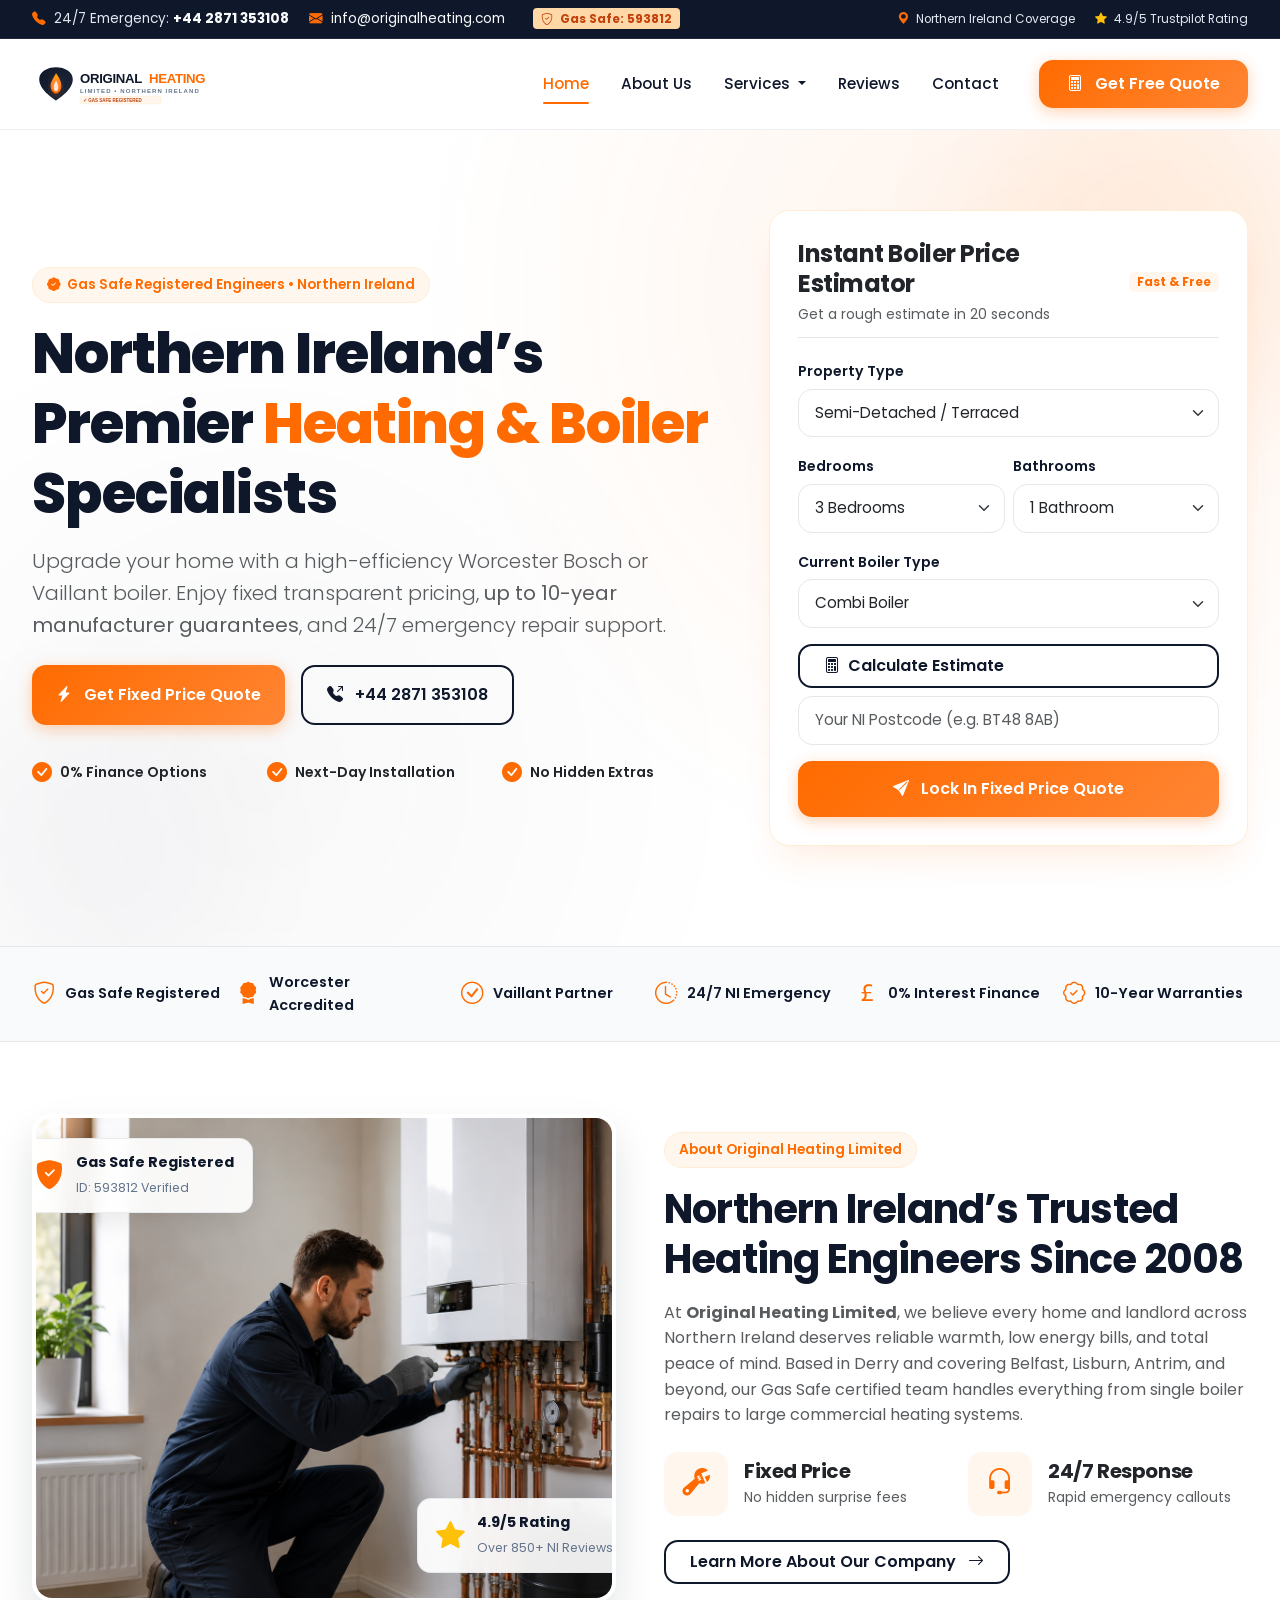
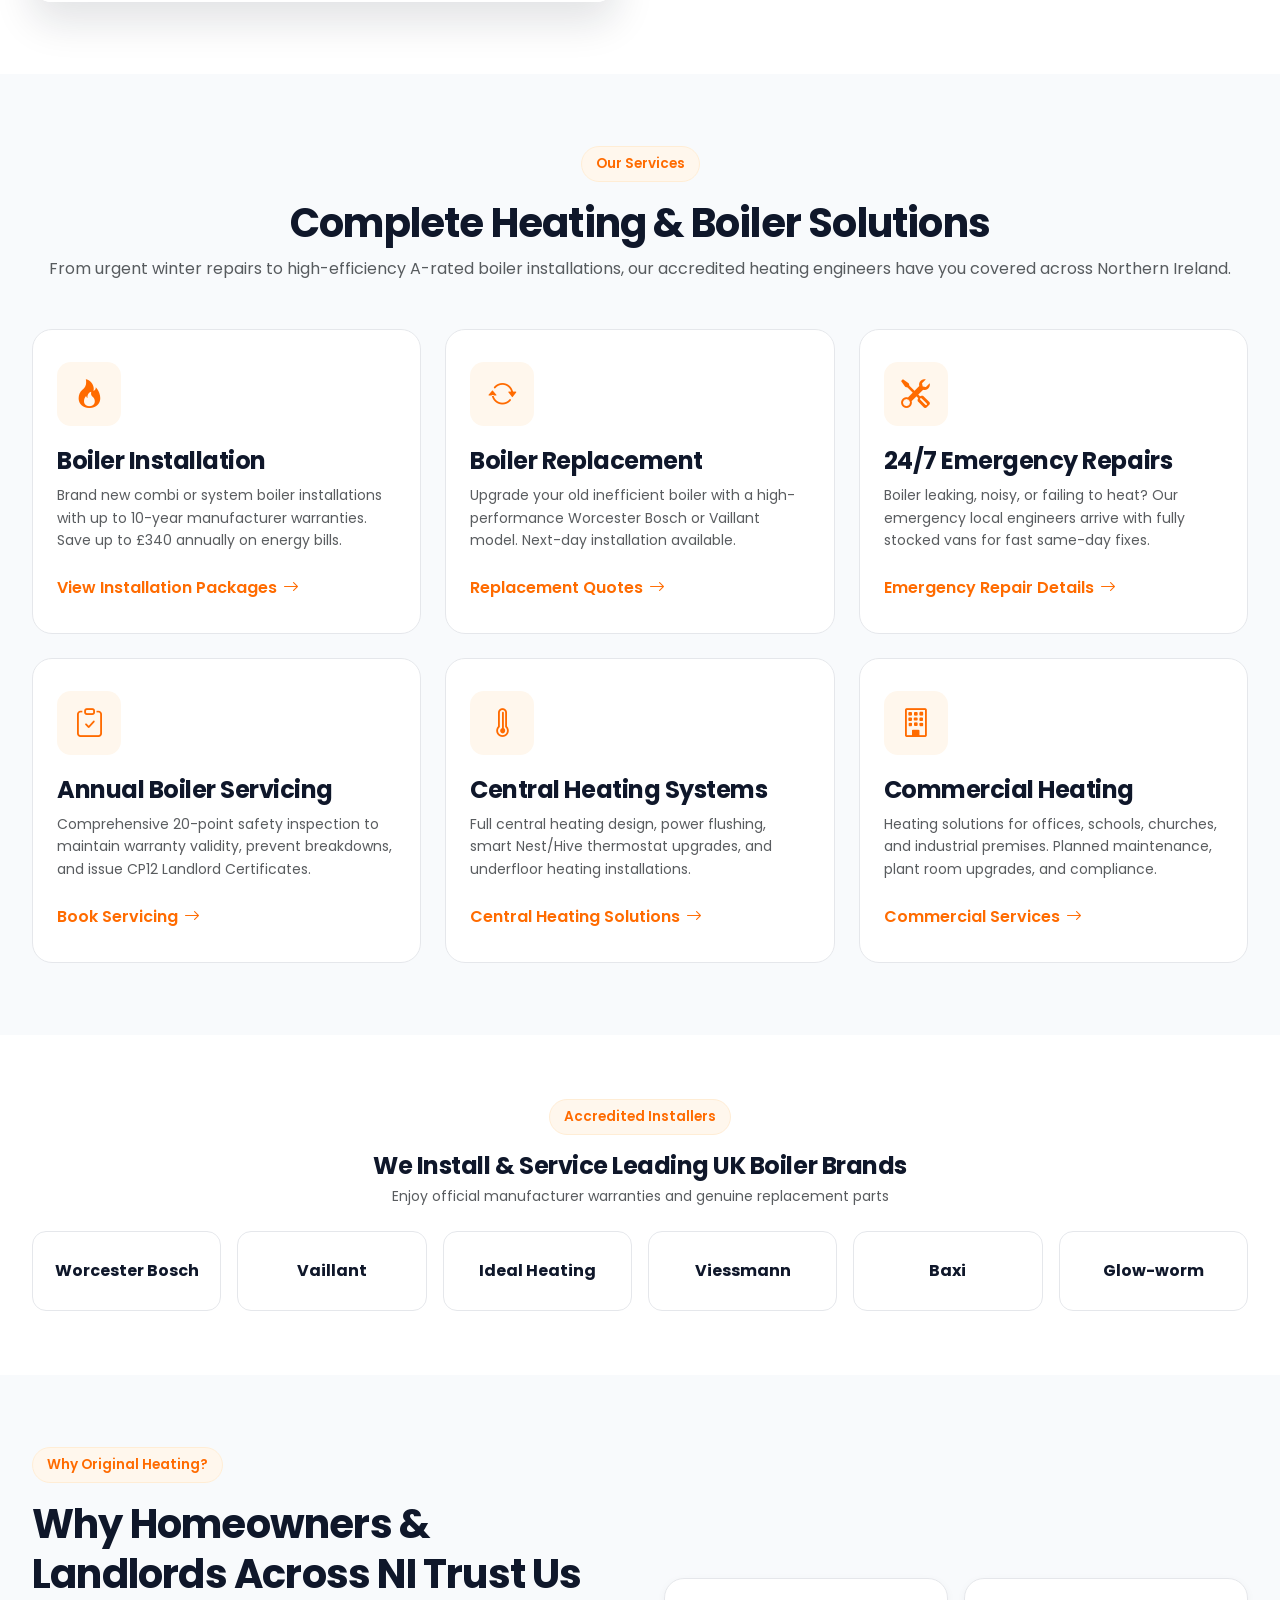
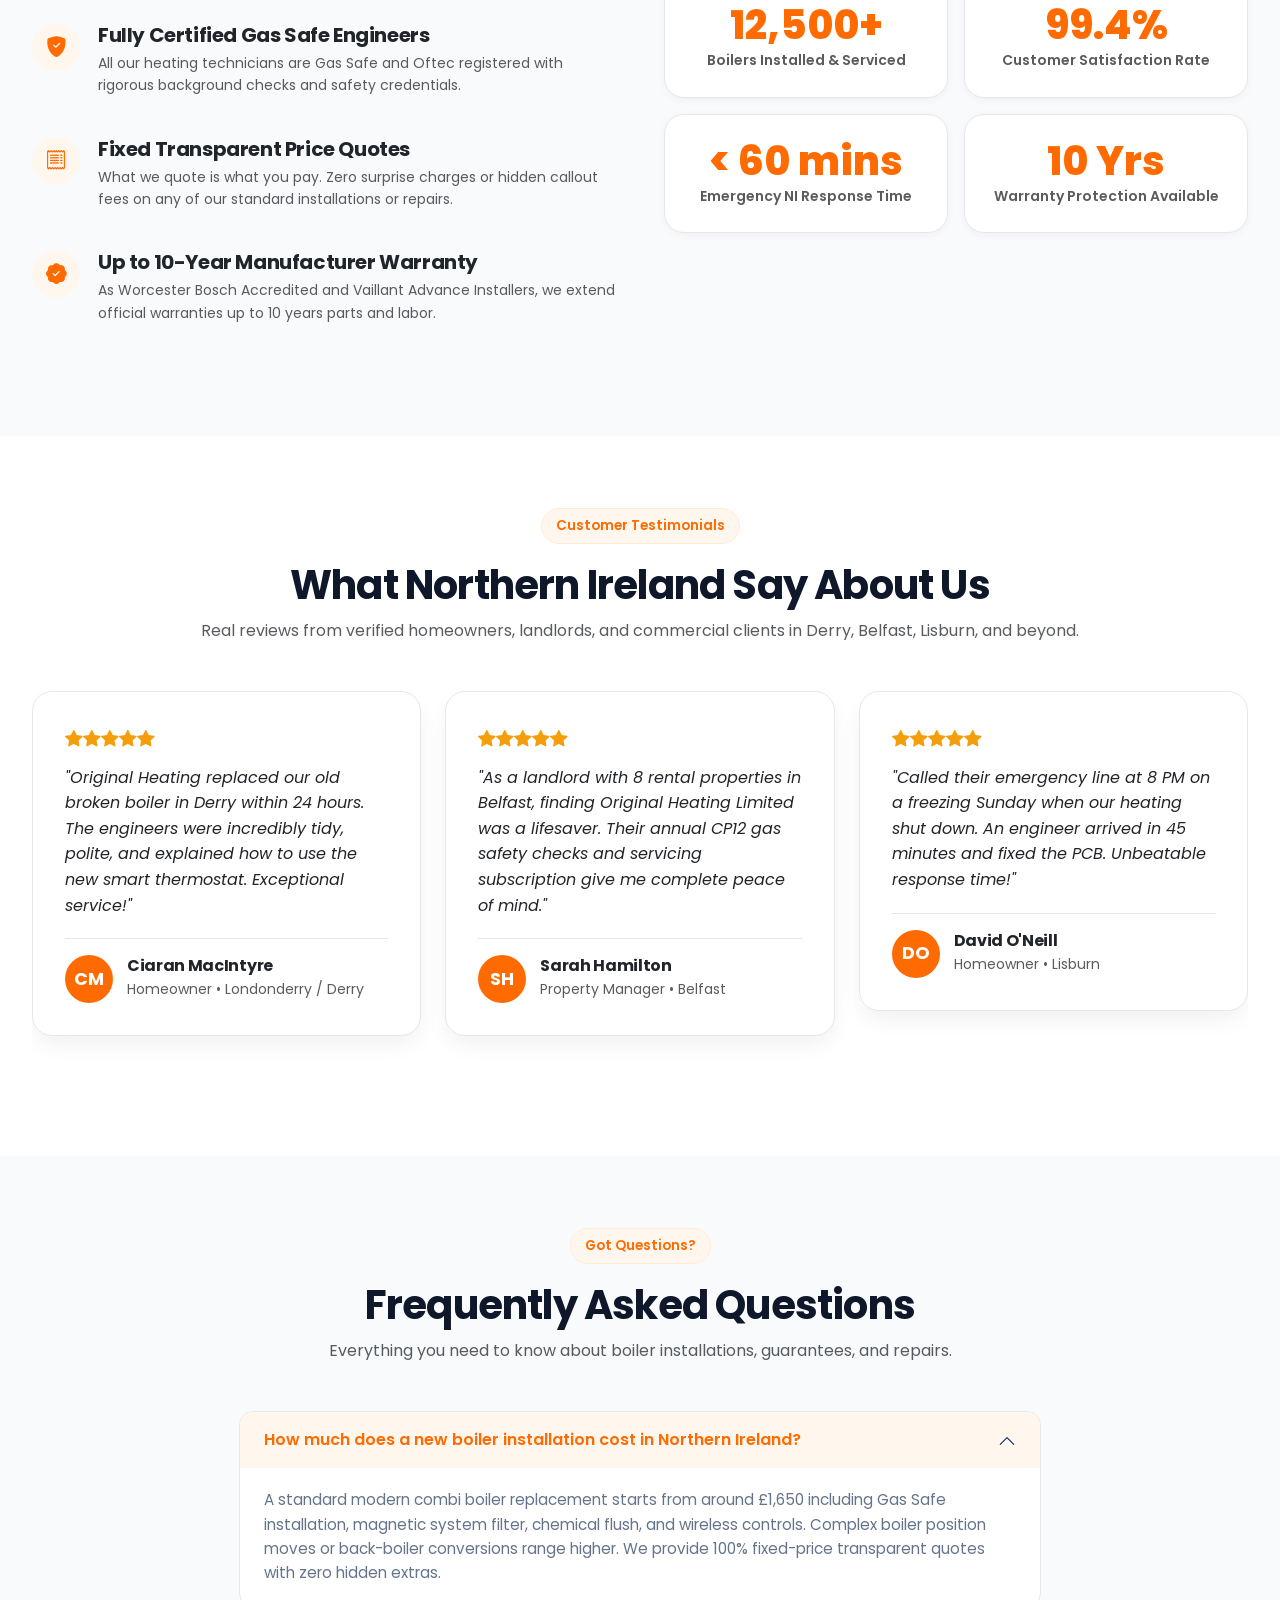
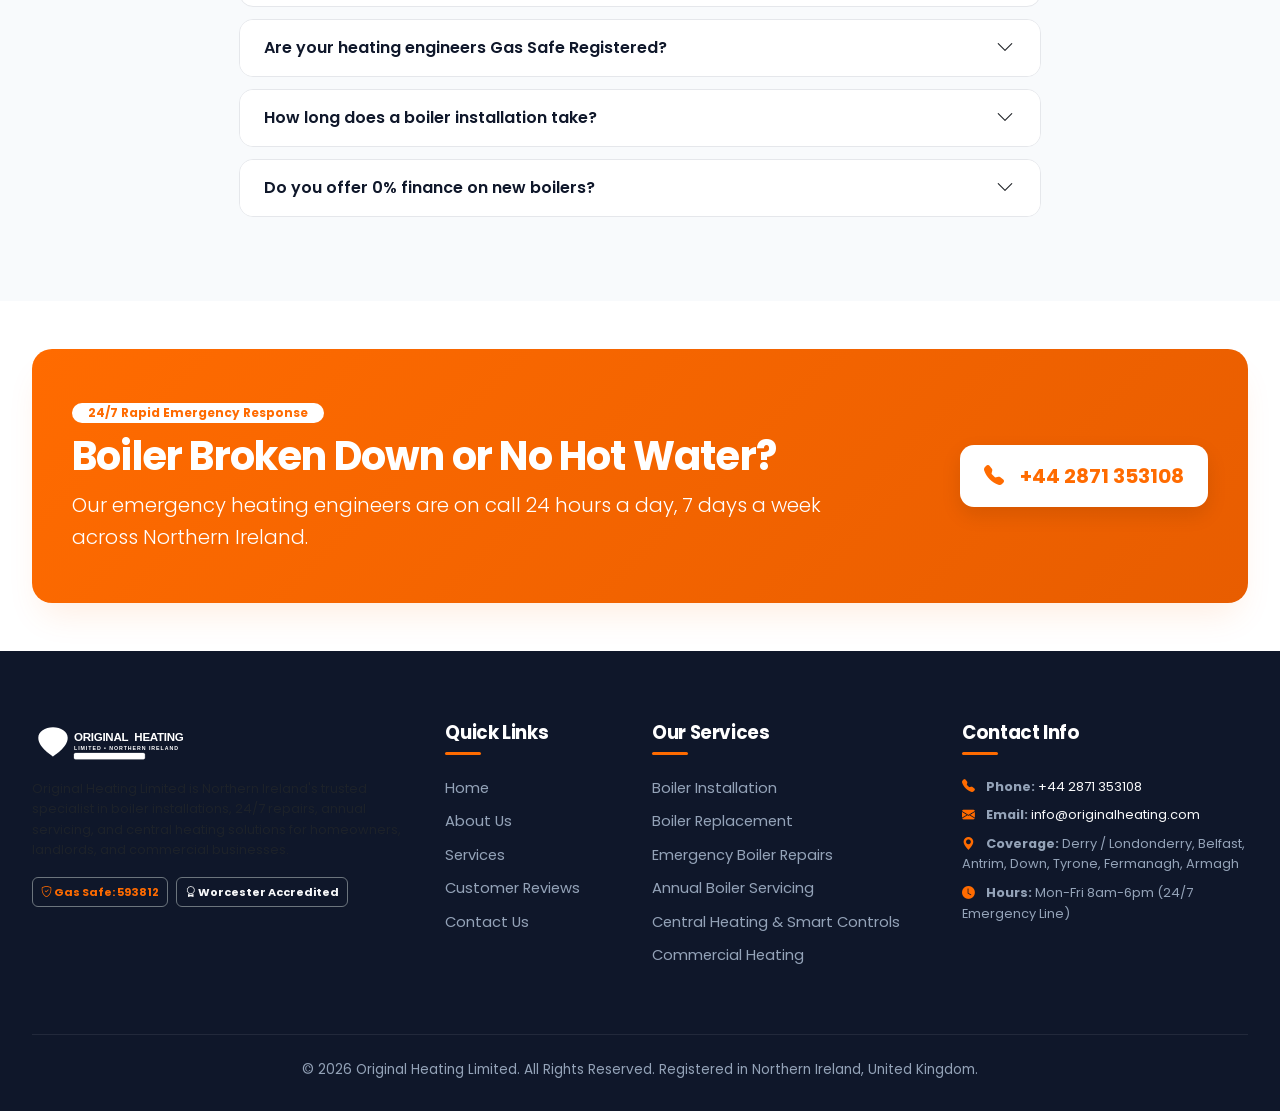
<file: index.html>
<!DOCTYPE html>
<html lang="en-GB">
<head>
  <meta charset="UTF-8">
  <meta name="viewport" content="width=device-width, initial-scale=1.0">
  <title>Original Heating Limited | Northern Ireland Heating & Boiler Specialists</title>
  <meta name="description" content="Gas Safe Registered boiler installation, repair, and servicing across Northern Ireland. Get fixed price boiler quotes with up to 10-year warranties. Call +44 2871 353108.">

  <!-- Google Fonts: Poppins -->
  <link rel="preconnect" href="https://fonts.googleapis.com">
  <link rel="preconnect" href="https://fonts.gstatic.com" crossorigin>
  <link href="https://fonts.googleapis.com/css2?family=Poppins:ital,wght@0,400;0,500;0,600;0,700;0,800;1,400&display=swap" rel="stylesheet">

  <!-- Bootstrap 5 CSS -->
  <link href="https://cdn.jsdelivr.net/npm/bootstrap@5.3.3/dist/css/bootstrap.min.css" rel="stylesheet">
  <!-- Bootstrap Icons -->
  <link rel="stylesheet" href="https://cdn.jsdelivr.net/npm/bootstrap-icons@1.11.3/font/bootstrap-icons.min.css">
  <!-- AOS Animation CSS -->
  <link rel="stylesheet" href="https://unpkg.com/aos@next/dist/aos.css" />
  <!-- Swiper.js CSS -->
  <link rel="stylesheet" href="https://cdn.jsdelivr.net/npm/swiper@11/swiper-bundle.min.css" />

  <!-- Custom Stylesheets -->
  <link rel="stylesheet" href="css/style.css">
  <link rel="stylesheet" href="css/responsive.css">
</head>
<body>

  <!-- Top Announcement Bar -->
  <div class="top-bar">
    <div class="container">
      <div class="row align-items-center">
        <div class="col-lg-7 col-md-8 text-center text-md-start">
          <span class="me-3"><i class="bi bi-telephone-fill text-orange me-1"></i> 24/7 Emergency: <a href="tel:+442871353108" class="fw-bold">+44 2871 353108</a></span>
          <span class="d-none d-sm-inline me-3"><i class="bi bi-envelope-fill text-orange me-1"></i> <a href="mailto:info@originalheating.com">info@originalheating.com</a></span>
          <span class="top-badge-gas-safe"><i class="bi bi-shield-check me-1"></i> Gas Safe: 593812</span>
        </div>
        <div class="col-lg-5 col-md-4 text-center text-md-end d-none d-md-block">
          <span class="small me-3"><i class="bi bi-geo-alt-fill text-orange me-1"></i> Northern Ireland Coverage</span>
          <span class="small"><i class="bi bi-star-fill text-warning me-1"></i> 4.9/5 Trustpilot Rating</span>
        </div>
      </div>
    </div>
  </div>

  <!-- Sticky Navbar -->
  <nav class="navbar navbar-expand-lg navbar-custom">
    <div class="container">
      <a class="navbar-brand" href="index.html">
        <img src="images/logo/logo.svg" alt="Original Heating Limited Logo">
      </a>
      <button class="navbar-toggler border-0 shadow-none" type="button" data-bs-toggle="collapse" data-bs-target="#navbarMain" aria-controls="navbarMain" aria-expanded="false" aria-label="Toggle navigation">
        <i class="bi bi-list fs-1 text-dark"></i>
      </button>

      <div class="collapse navbar-collapse" id="navbarMain">
        <ul class="navbar-nav ms-auto me-4 mb-2 mb-lg-0 align-items-lg-center">
          <li class="nav-item">
            <a class="nav-link active" href="index.html">Home</a>
          </li>
          <li class="nav-item">
            <a class="nav-link" href="about.html">About Us</a>
          </li>
          <li class="nav-item dropdown">
            <a class="nav-link dropdown-toggle" href="services.html" id="servicesDropdown" role="button" data-bs-toggle="dropdown" aria-expanded="false">
              Services
            </a>
            <ul class="dropdown-menu dropdown-menu-custom" aria-labelledby="servicesDropdown">
              <li><a class="dropdown-item dropdown-item-custom" href="services.html#boiler-installation"><i class="bi bi-fire"></i> Boiler Installation</a></li>
              <li><a class="dropdown-item dropdown-item-custom" href="services.html#boiler-replacement"><i class="bi bi-arrow-repeat"></i> Boiler Replacement</a></li>
              <li><a class="dropdown-item dropdown-item-custom" href="services.html#boiler-repairs"><i class="bi bi-tools"></i> 24/7 Boiler Repairs</a></li>
              <li><a class="dropdown-item dropdown-item-custom" href="services.html#boiler-servicing"><i class="bi bi-clipboard-check"></i> Annual Boiler Servicing</a></li>
              <li><a class="dropdown-item dropdown-item-custom" href="services.html#central-heating"><i class="bi bi-thermometer-high"></i> Central Heating Systems</a></li>
              <li><a class="dropdown-item dropdown-item-custom" href="services.html#radiator-installation"><i class="bi bi-grid-3x3-gap-fill"></i> Radiators & Commercial</a></li>
            </ul>
          </li>
          <li class="nav-item">
            <a class="nav-link" href="reviews.html">Reviews</a>
          </li>
          <li class="nav-item">
            <a class="nav-link" href="contact.html">Contact</a>
          </li>
        </ul>
        <button class="btn btn-primary-orange" data-bs-toggle="modal" data-bs-target="#quoteModal">
          <i class="bi bi-calculator me-1"></i> Get Free Quote
        </button>
      </div>
    </div>
  </nav>

  <!-- Hero Section -->
  <section class="hero-section">
    <div class="ambient-blob blob-orange"></div>
    <div class="ambient-blob blob-navy"></div>

    <div class="container hero-content">
      <div class="row align-items-center g-5">
        <div class="col-lg-7">
          <div class="hero-badge-gsap">
            <span class="badge-tag"><i class="bi bi-patch-check-fill text-orange"></i> Gas Safe Registered Engineers • Northern Ireland</span>
          </div>

          <h1 class="hero-title-gsap mb-3">
            Northern Ireland’s Premier <span class="text-orange">Heating & Boiler</span> Specialists
          </h1>

          <p class="hero-subtitle-gsap lead text-muted mb-4 fs-5">
            Upgrade your home with a high-efficiency Worcester Bosch or Vaillant boiler. Enjoy fixed transparent pricing, <strong>up to 10-year manufacturer guarantees</strong>, and 24/7 emergency repair support.
          </p>

          <div class="hero-cta-gsap d-flex flex-wrap gap-3 mb-4">
            <button class="btn btn-primary-orange py-3 px-4 fs-6" data-bs-toggle="modal" data-bs-target="#quoteModal">
              <i class="bi bi-lightning-charge-fill me-1"></i> Get Fixed Price Quote
            </button>
            <a href="tel:+442871353108" class="btn btn-outline-navy py-3 px-4 fs-6">
              <i class="bi bi-telephone-outbound-fill me-1"></i> +44 2871 353108
            </a>
          </div>

          <!-- Quick Trust Bullets -->
          <div class="row g-3 pt-2">
            <div class="col-sm-4 col-6">
              <div class="d-flex align-items-center gap-2">
                <i class="bi bi-check-circle-fill text-orange fs-5"></i>
                <span class="small fw-semibold text-dark">0% Finance Options</span>
              </div>
            </div>
            <div class="col-sm-4 col-6">
              <div class="d-flex align-items-center gap-2">
                <i class="bi bi-check-circle-fill text-orange fs-5"></i>
                <span class="small fw-semibold text-dark">Next-Day Installation</span>
              </div>
            </div>
            <div class="col-sm-4 col-12">
              <div class="d-flex align-items-center gap-2">
                <i class="bi bi-check-circle-fill text-orange fs-5"></i>
                <span class="small fw-semibold text-dark">No Hidden Extras</span>
              </div>
            </div>
          </div>
        </div>

        <!-- Quick Quote Widget Card -->
        <div class="col-lg-5">
          <div class="hero-image-wrapper">
            <div class="quote-widget-card" data-aos="fade-up">
              <div class="quote-widget-header d-flex justify-content-between align-items-center">
                <div>
                  <h4 class="mb-1 text-dark fw-bold">Instant Boiler Price Estimator</h4>
                  <p class="small text-muted mb-0">Get a rough estimate in 20 seconds</p>
                </div>
                <span class="badge bg-orange-light text-orange px-2 py-1 rounded">Fast & Free</span>
              </div>

              <form id="quickQuoteForm">
                <div class="mb-3">
                  <label class="form-label">Property Type</label>
                  <select class="form-select form-select-custom" id="calcPropType" name="propertyType">
                    <option value="semi">Semi-Detached / Terraced</option>
                    <option value="detached">Detached House</option>
                    <option value="flat">Apartment / Flat</option>
                    <option value="commercial">Commercial Property</option>
                  </select>
                </div>

                <div class="row g-2 mb-3">
                  <div class="col-6">
                    <label class="form-label">Bedrooms</label>
                    <select class="form-select form-select-custom" id="calcBedrooms" name="bedrooms">
                      <option value="1">1 Bedroom</option>
                      <option value="2">2 Bedrooms</option>
                      <option value="3" selected>3 Bedrooms</option>
                      <option value="4+">4+ Bedrooms</option>
                    </select>
                  </div>
                  <div class="col-6">
                    <label class="form-label">Bathrooms</label>
                    <select class="form-select form-select-custom" id="calcBaths" name="bathrooms">
                      <option value="1" selected>1 Bathroom</option>
                      <option value="2">2 Bathrooms</option>
                      <option value="3+">3+ Bathrooms</option>
                    </select>
                  </div>
                </div>

                <div class="mb-3">
                  <label class="form-label">Current Boiler Type</label>
                  <select class="form-select form-select-custom" id="calcBoilerType" name="currentBoiler">
                    <option value="combi">Combi Boiler</option>
                    <option value="system">System Boiler with Cylinder</option>
                    <option value="back">Old Back Boiler / Conventional</option>
                  </select>
                </div>

                <button type="button" id="calcQuoteBtn" class="btn btn-outline-navy w-100 mb-2 py-2">
                  <i class="bi bi-calculator"></i> Calculate Estimate
                </button>

                <!-- Calculation Result Box -->
                <div id="calcResultBox" class="p-3 bg-light rounded text-center mb-3" style="display: none;">
                  <span class="small text-muted d-block">Estimated Installation Cost:</span>
                  <span id="calcPriceRange" class="fs-4 fw-bold text-orange d-block">£1,800 - £2,200</span>
                  <span id="calcMonthlyCost" class="small text-dark fw-semibold">or ~£30/mo with 0% interest</span>
                </div>

                <div class="mb-3">
                  <input type="text" class="form-control form-control-custom" name="postcode" placeholder="Your NI Postcode (e.g. BT48 8AB)" required>
                </div>

                <button type="submit" class="btn btn-primary-orange w-100 py-3">
                  <i class="bi bi-send-fill me-1"></i> Lock In Fixed Price Quote
                </button>
              </form>
            </div>
          </div>
        </div>
      </div>
    </div>
  </section>

  <!-- Trust Badges Strip -->
  <section class="trust-strip">
    <div class="container">
      <div class="row g-3 justify-content-center align-items-center">
        <div class="col-6 col-md-2">
          <div class="trust-item">
            <i class="bi bi-shield-check"></i>
            <span>Gas Safe Registered</span>
          </div>
        </div>
        <div class="col-6 col-md-2">
          <div class="trust-item">
            <i class="bi bi-award-fill"></i>
            <span>Worcester Accredited</span>
          </div>
        </div>
        <div class="col-6 col-md-2">
          <div class="trust-item">
            <i class="bi bi-check-circle"></i>
            <span>Vaillant Partner</span>
          </div>
        </div>
        <div class="col-6 col-md-2">
          <div class="trust-item">
            <i class="bi bi-clock-history"></i>
            <span>24/7 NI Emergency</span>
          </div>
        </div>
        <div class="col-6 col-md-2">
          <div class="trust-item">
            <i class="bi bi-currency-pound"></i>
            <span>0% Interest Finance</span>
          </div>
        </div>
        <div class="col-6 col-md-2">
          <div class="trust-item">
            <i class="bi bi-patch-check"></i>
            <span>10-Year Warranties</span>
          </div>
        </div>
      </div>
    </div>
  </section>

  <!-- About Preview & Hero Image Showcase -->
  <section class="py-5">
    <div class="container py-4">
      <div class="row align-items-center g-5">
        <div class="col-lg-6" data-aos="fade-right">
          <div class="hero-image-container">
            <img src="images/hero/hero.png" alt="Original Heating Gas Safe Engineer servicing boiler">
            <div class="floating-badge badge-top-left">
              <i class="bi bi-shield-fill-check"></i>
              <div class="floating-badge-text">
                <strong>Gas Safe Registered</strong>
                <span>ID: 593812 Verified</span>
              </div>
            </div>
            <div class="floating-badge badge-bottom-right">
              <i class="bi bi-star-fill text-warning"></i>
              <div class="floating-badge-text">
                <strong>4.9/5 Rating</strong>
                <span>Over 850+ NI Reviews</span>
              </div>
            </div>
          </div>
        </div>

        <div class="col-lg-6" data-aos="fade-left">
          <span class="badge-tag">About Original Heating Limited</span>
          <h2 class="mb-3">Northern Ireland’s Trusted Heating Engineers Since 2008</h2>
          <p class="text-muted fs-6 mb-4">
            At <strong>Original Heating Limited</strong>, we believe every home and landlord across Northern Ireland deserves reliable warmth, low energy bills, and total peace of mind. Based in Derry and covering Belfast, Lisburn, Antrim, and beyond, our Gas Safe certified team handles everything from single boiler repairs to large commercial heating systems.
          </p>

          <div class="row g-4 mb-4">
            <div class="col-6">
              <div class="d-flex align-items-center gap-3">
                <div class="service-icon-box mb-0 fs-3">
                  <i class="bi bi-wrench-adjustable"></i>
                </div>
                <div>
                  <h5 class="mb-0 text-dark fw-bold">Fixed Price</h5>
                  <span class="small text-muted">No hidden surprise fees</span>
                </div>
              </div>
            </div>
            <div class="col-6">
              <div class="d-flex align-items-center gap-3">
                <div class="service-icon-box mb-0 fs-3">
                  <i class="bi bi-headset"></i>
                </div>
                <div>
                  <h5 class="mb-0 text-dark fw-bold">24/7 Response</h5>
                  <span class="small text-muted">Rapid emergency callouts</span>
                </div>
              </div>
            </div>
          </div>

          <a href="about.html" class="btn btn-outline-navy py-2 px-4">
            Learn More About Our Company <i class="bi bi-arrow-right ms-1"></i>
          </a>
        </div>
      </div>
    </div>
  </section>

  <!-- Core Services Grid -->
  <section class="py-5 bg-light-section">
    <div class="container py-4">
      <div class="text-center max-w-700 mx-auto mb-5" data-aos="fade-up">
        <span class="badge-tag">Our Services</span>
        <h2 class="mb-2">Complete Heating & Boiler Solutions</h2>
        <p class="text-muted">From urgent winter repairs to high-efficiency A-rated boiler installations, our accredited heating engineers have you covered across Northern Ireland.</p>
      </div>

      <div class="row g-4">
        <!-- Service 1 -->
        <div class="col-lg-4 col-md-6" data-aos="fade-up" data-aos-delay="100">
          <div class="service-card">
            <div class="service-icon-box">
              <i class="bi bi-fire"></i>
            </div>
            <h4 class="mb-2">Boiler Installation</h4>
            <p class="text-muted small mb-4">Brand new combi or system boiler installations with up to 10-year manufacturer warranties. Save up to £340 annually on energy bills.</p>
            <a href="services.html#boiler-installation" class="service-link">View Installation Packages <i class="bi bi-arrow-right"></i></a>
          </div>
        </div>

        <!-- Service 2 -->
        <div class="col-lg-4 col-md-6" data-aos="fade-up" data-aos-delay="200">
          <div class="service-card">
            <div class="service-icon-box">
              <i class="bi bi-arrow-repeat"></i>
            </div>
            <h4 class="mb-2">Boiler Replacement</h4>
            <p class="text-muted small mb-4">Upgrade your old inefficient boiler with a high-performance Worcester Bosch or Vaillant model. Next-day installation available.</p>
            <a href="services.html#boiler-replacement" class="service-link">Replacement Quotes <i class="bi bi-arrow-right"></i></a>
          </div>
        </div>

        <!-- Service 3 -->
        <div class="col-lg-4 col-md-6" data-aos="fade-up" data-aos-delay="300">
          <div class="service-card">
            <div class="service-icon-box">
              <i class="bi bi-tools"></i>
            </div>
            <h4 class="mb-2">24/7 Emergency Repairs</h4>
            <p class="text-muted small mb-4">Boiler leaking, noisy, or failing to heat? Our emergency local engineers arrive with fully stocked vans for fast same-day fixes.</p>
            <a href="services.html#boiler-repairs" class="service-link">Emergency Repair Details <i class="bi bi-arrow-right"></i></a>
          </div>
        </div>

        <!-- Service 4 -->
        <div class="col-lg-4 col-md-6" data-aos="fade-up" data-aos-delay="100">
          <div class="service-card">
            <div class="service-icon-box">
              <i class="bi bi-clipboard-check"></i>
            </div>
            <h4 class="mb-2">Annual Boiler Servicing</h4>
            <p class="text-muted small mb-4">Comprehensive 20-point safety inspection to maintain warranty validity, prevent breakdowns, and issue CP12 Landlord Certificates.</p>
            <a href="services.html#boiler-servicing" class="service-link">Book Servicing <i class="bi bi-arrow-right"></i></a>
          </div>
        </div>

        <!-- Service 5 -->
        <div class="col-lg-4 col-md-6" data-aos="fade-up" data-aos-delay="200">
          <div class="service-card">
            <div class="service-icon-box">
              <i class="bi bi-thermometer-high"></i>
            </div>
            <h4 class="mb-2">Central Heating Systems</h4>
            <p class="text-muted small mb-4">Full central heating design, power flushing, smart Nest/Hive thermostat upgrades, and underfloor heating installations.</p>
            <a href="services.html#central-heating" class="service-link">Central Heating Solutions <i class="bi bi-arrow-right"></i></a>
          </div>
        </div>

        <!-- Service 6 -->
        <div class="col-lg-4 col-md-6" data-aos="fade-up" data-aos-delay="300">
          <div class="service-card">
            <div class="service-icon-box">
              <i class="bi bi-building font-weight-bold"></i>
            </div>
            <h4 class="mb-2">Commercial Heating</h4>
            <p class="text-muted small mb-4">Heating solutions for offices, schools, churches, and industrial premises. Planned maintenance, plant room upgrades, and compliance.</p>
            <a href="services.html#radiator-installation" class="service-link">Commercial Services <i class="bi bi-arrow-right"></i></a>
          </div>
        </div>
      </div>
    </div>
  </section>

  <!-- Brand Partners Section -->
  <section class="py-5 bg-white">
    <div class="container py-3">
      <div class="text-center mb-4">
        <span class="badge-tag">Accredited Installers</span>
        <h3 class="mb-1 fs-4">We Install & Service Leading UK Boiler Brands</h3>
        <p class="small text-muted">Enjoy official manufacturer warranties and genuine replacement parts</p>
      </div>

      <div class="row g-3 justify-content-center">
        <div class="col-6 col-md-2" data-aos="zoom-in" data-aos-delay="100">
          <div class="brand-logo-box">
            <span>Worcester Bosch</span>
          </div>
        </div>
        <div class="col-6 col-md-2" data-aos="zoom-in" data-aos-delay="150">
          <div class="brand-logo-box">
            <span>Vaillant</span>
          </div>
        </div>
        <div class="col-6 col-md-2" data-aos="zoom-in" data-aos-delay="200">
          <div class="brand-logo-box">
            <span>Ideal Heating</span>
          </div>
        </div>
        <div class="col-6 col-md-2" data-aos="zoom-in" data-aos-delay="250">
          <div class="brand-logo-box">
            <span>Viessmann</span>
          </div>
        </div>
        <div class="col-6 col-md-2" data-aos="zoom-in" data-aos-delay="300">
          <div class="brand-logo-box">
            <span>Baxi</span>
          </div>
        </div>
        <div class="col-6 col-md-2" data-aos="zoom-in" data-aos-delay="350">
          <div class="brand-logo-box">
            <span>Glow-worm</span>
          </div>
        </div>
      </div>
    </div>
  </section>

  <!-- Why Choose Us & Statistics -->
  <section class="py-5 bg-light-section">
    <div class="container py-4">
      <div class="row align-items-center g-5">
        <div class="col-lg-6" data-aos="fade-right">
          <span class="badge-tag">Why Original Heating?</span>
          <h2 class="mb-4">Why Homeowners & Landlords Across NI Trust Us</h2>

          <div class="feature-box">
            <div class="feature-icon-circle">
              <i class="bi bi-shield-fill-check"></i>
            </div>
            <div>
              <h5 class="mb-1 text-dark fw-bold">Fully Certified Gas Safe Engineers</h5>
              <p class="text-muted small">All our heating technicians are Gas Safe and Oftec registered with rigorous background checks and safety credentials.</p>
            </div>
          </div>

          <div class="feature-box">
            <div class="feature-icon-circle">
              <i class="bi bi-receipt"></i>
            </div>
            <div>
              <h5 class="mb-1 text-dark fw-bold">Fixed Transparent Price Quotes</h5>
              <p class="text-muted small">What we quote is what you pay. Zero surprise charges or hidden callout fees on any of our standard installations or repairs.</p>
            </div>
          </div>

          <div class="feature-box">
            <div class="feature-icon-circle">
              <i class="bi bi-patch-check-fill"></i>
            </div>
            <div>
              <h5 class="mb-1 text-dark fw-bold">Up to 10-Year Manufacturer Warranty</h5>
              <p class="text-muted small">As Worcester Bosch Accredited and Vaillant Advance Installers, we extend official warranties up to 10 years parts and labor.</p>
            </div>
          </div>
        </div>

        <div class="col-lg-6" data-aos="fade-left">
          <div class="row g-3">
            <div class="col-6">
              <div class="stats-box">
                <div class="stats-number">12,500+</div>
                <span class="small text-muted fw-semibold">Boilers Installed & Serviced</span>
              </div>
            </div>
            <div class="col-6">
              <div class="stats-box">
                <div class="stats-number">99.4%</div>
                <span class="small text-muted fw-semibold">Customer Satisfaction Rate</span>
              </div>
            </div>
            <div class="col-6">
              <div class="stats-box">
                <div class="stats-number">&lt; 60 mins</div>
                <span class="small text-muted fw-semibold">Emergency NI Response Time</span>
              </div>
            </div>
            <div class="col-6">
              <div class="stats-box">
                <div class="stats-number">10 Yrs</div>
                <span class="small text-muted fw-semibold">Warranty Protection Available</span>
              </div>
            </div>
          </div>
        </div>
      </div>
    </div>
  </section>

  <!-- Testimonials Slider Section -->
  <section class="py-5 bg-white">
    <div class="container py-4">
      <div class="text-center max-w-700 mx-auto mb-5">
        <span class="badge-tag">Customer Testimonials</span>
        <h2>What Northern Ireland Say About Us</h2>
        <p class="text-muted">Real reviews from verified homeowners, landlords, and commercial clients in Derry, Belfast, Lisburn, and beyond.</p>
      </div>

      <div class="swiper testimonial-swiper pb-5">
        <div class="swiper-wrapper">
          <!-- Review 1 -->
          <div class="swiper-slide">
            <div class="testimonial-card">
              <div class="star-rating">
                <i class="bi bi-star-fill"></i><i class="bi bi-star-fill"></i><i class="bi bi-star-fill"></i><i class="bi bi-star-fill"></i><i class="bi bi-star-fill"></i>
              </div>
              <p class="text-dark fs-6 fst-italic">"Original Heating replaced our old broken boiler in Derry within 24 hours. The engineers were incredibly tidy, polite, and explained how to use the new smart thermostat. Exceptional service!"</p>
              <div class="client-info">
                <div class="client-avatar">CM</div>
                <div>
                  <h6 class="mb-0 text-dark fw-bold">Ciaran MacIntyre</h6>
                  <span class="small text-muted">Homeowner • Londonderry / Derry</span>
                </div>
              </div>
            </div>
          </div>

          <!-- Review 2 -->
          <div class="swiper-slide">
            <div class="testimonial-card">
              <div class="star-rating">
                <i class="bi bi-star-fill"></i><i class="bi bi-star-fill"></i><i class="bi bi-star-fill"></i><i class="bi bi-star-fill"></i><i class="bi bi-star-fill"></i>
              </div>
              <p class="text-dark fs-6 fst-italic">"As a landlord with 8 rental properties in Belfast, finding Original Heating Limited was a lifesaver. Their annual CP12 gas safety checks and servicing subscription give me complete peace of mind."</p>
              <div class="client-info">
                <div class="client-avatar">SH</div>
                <div>
                  <h6 class="mb-0 text-dark fw-bold">Sarah Hamilton</h6>
                  <span class="small text-muted">Property Manager • Belfast</span>
                </div>
              </div>
            </div>
          </div>

          <!-- Review 3 -->
          <div class="swiper-slide">
            <div class="testimonial-card">
              <div class="star-rating">
                <i class="bi bi-star-fill"></i><i class="bi bi-star-fill"></i><i class="bi bi-star-fill"></i><i class="bi bi-star-fill"></i><i class="bi bi-star-fill"></i>
              </div>
              <p class="text-dark fs-6 fst-italic">"Called their emergency line at 8 PM on a freezing Sunday when our heating shut down. An engineer arrived in 45 minutes and fixed the PCB. Unbeatable response time!"</p>
              <div class="client-info">
                <div class="client-avatar">DO</div>
                <div>
                  <h6 class="mb-0 text-dark fw-bold">David O'Neill</h6>
                  <span class="small text-muted">Homeowner • Lisburn</span>
                </div>
              </div>
            </div>
          </div>
        </div>
        <div class="swiper-pagination"></div>
      </div>
    </div>
  </section>

  <!-- FAQ Accordion -->
  <section class="py-5 bg-light-section">
    <div class="container py-4">
      <div class="row justify-content-center">
        <div class="col-lg-8">
          <div class="text-center mb-5">
            <span class="badge-tag">Got Questions?</span>
            <h2>Frequently Asked Questions</h2>
            <p class="text-muted">Everything you need to know about boiler installations, guarantees, and repairs.</p>
          </div>

          <div class="accordion accordion-custom" id="faqAccordion">
            <div class="accordion-item">
              <h2 class="accordion-header">
                <button class="accordion-button" type="button" data-bs-toggle="collapse" data-bs-target="#faq1" aria-expanded="true">
                  How much does a new boiler installation cost in Northern Ireland?
                </button>
              </h2>
              <div id="faq1" class="accordion-collapse collapse show" data-bs-parent="#faqAccordion">
                <div class="accordion-body">
                  A standard modern combi boiler replacement starts from around £1,650 including Gas Safe installation, magnetic system filter, chemical flush, and wireless controls. Complex boiler position moves or back-boiler conversions range higher. We provide 100% fixed-price transparent quotes with zero hidden extras.
                </div>
              </div>
            </div>

            <div class="accordion-item">
              <h2 class="accordion-header">
                <button class="accordion-button collapsed" type="button" data-bs-toggle="collapse" data-bs-target="#faq2">
                  Are your heating engineers Gas Safe Registered?
                </button>
              </h2>
              <div id="faq2" class="accordion-collapse collapse" data-bs-parent="#faqAccordion">
                <div class="accordion-body">
                  Yes, absolutely. All engineers employed by Original Heating Limited are fully registered with Gas Safe (Registration No. 593812) and Oftec for oil heating systems. You can always inspect our engineers' Gas Safe ID cards upon arrival.
                </div>
              </div>
            </div>

            <div class="accordion-item">
              <h2 class="accordion-header">
                <button class="accordion-button collapsed" type="button" data-bs-toggle="collapse" data-bs-target="#faq3">
                  How long does a boiler installation take?
                </button>
              </h2>
              <div id="faq3" class="accordion-collapse collapse" data-bs-parent="#faqAccordion">
                <div class="accordion-body">
                  A straight combi-to-combi swap is usually completed in a single day (6-8 hours). System conversions or relocating a boiler may take 1.5 to 2 days. We ensure your hot water is restored as quickly as possible.
                </div>
              </div>
            </div>

            <div class="accordion-item">
              <h2 class="accordion-header">
                <button class="accordion-button collapsed" type="button" data-bs-toggle="collapse" data-bs-target="#faq4">
                  Do you offer 0% finance on new boilers?
                </button>
              </h2>
              <div id="faq4" class="accordion-collapse collapse" data-bs-parent="#faqAccordion">
                <div class="accordion-body">
                  Yes! We offer flexible financing options including 0% APR interest-free payment plans spread over 12 months, or extended low-rate finance plans up to 10 years to fit your monthly budget.
                </div>
              </div>
            </div>
          </div>
        </div>
      </div>
    </div>
  </section>

  <!-- Emergency CTA Banner -->
  <section class="py-5">
    <div class="container">
      <div class="cta-banner" data-aos="zoom-in">
        <div class="row align-items-center">
          <div class="col-lg-8">
            <span class="badge bg-white text-orange font-weight-bold px-3 py-1 rounded-pill mb-2">24/7 Rapid Emergency Response</span>
            <h2 class="mb-2">Boiler Broken Down or No Hot Water?</h2>
            <p class="lead mb-0 opacity-90">Our emergency heating engineers are on call 24 hours a day, 7 days a week across Northern Ireland.</p>
          </div>
          <div class="col-lg-4 text-lg-end mt-3 mt-lg-0">
            <a href="tel:+442871353108" class="btn btn-white-orange fs-5 py-3 px-4">
              <i class="bi bi-telephone-fill me-2"></i> +44 2871 353108
            </a>
          </div>
        </div>
      </div>
    </div>
  </section>

  <!-- Premium Footer -->
  <footer class="footer-main">
    <div class="container">
      <div class="row g-4">
        <div class="col-lg-4 col-md-6">
          <div class="footer-logo mb-3">
            <img src="images/logo/logo.svg" alt="Original Heating Logo" style="filter: brightness(0) invert(1); height: 42px;">
          </div>
          <p class="small text-muted mb-3">
            Original Heating Limited is Northern Ireland's trusted specialist in boiler installations, 24/7 repairs, annual servicing, and central heating solutions for homeowners, landlords, and commercial businesses.
          </p>
          <div class="d-flex gap-2">
            <span class="badge bg-navy border border-secondary text-orange p-2"><i class="bi bi-shield-check"></i> Gas Safe: 593812</span>
            <span class="badge bg-navy border border-secondary text-light p-2"><i class="bi bi-award"></i> Worcester Accredited</span>
          </div>
        </div>

        <div class="col-lg-2 col-md-6">
          <h5 class="footer-title">Quick Links</h5>
          <ul class="footer-links">
            <li><a href="index.html">Home</a></li>
            <li><a href="about.html">About Us</a></li>
            <li><a href="services.html">Services</a></li>
            <li><a href="reviews.html">Customer Reviews</a></li>
            <li><a href="contact.html">Contact Us</a></li>
          </ul>
        </div>

        <div class="col-lg-3 col-md-6">
          <h5 class="footer-title">Our Services</h5>
          <ul class="footer-links">
            <li><a href="services.html#boiler-installation">Boiler Installation</a></li>
            <li><a href="services.html#boiler-replacement">Boiler Replacement</a></li>
            <li><a href="services.html#boiler-repairs">Emergency Boiler Repairs</a></li>
            <li><a href="services.html#boiler-servicing">Annual Boiler Servicing</a></li>
            <li><a href="services.html#central-heating">Central Heating & Smart Controls</a></li>
            <li><a href="services.html#radiator-installation">Commercial Heating</a></li>
          </ul>
        </div>

        <div class="col-lg-3 col-md-6">
          <h5 class="footer-title">Contact Info</h5>
          <p class="small mb-2"><i class="bi bi-telephone-fill text-orange me-2"></i> <strong>Phone:</strong> <a href="tel:+442871353108" class="text-light">+44 2871 353108</a></p>
          <p class="small mb-2"><i class="bi bi-envelope-fill text-orange me-2"></i> <strong>Email:</strong> <a href="mailto:info@originalheating.com" class="text-light">info@originalheating.com</a></p>
          <p class="small mb-2"><i class="bi bi-geo-alt-fill text-orange me-2"></i> <strong>Coverage:</strong> Derry / Londonderry, Belfast, Antrim, Down, Tyrone, Fermanagh, Armagh</p>
          <p class="small"><i class="bi bi-clock-fill text-orange me-2"></i> <strong>Hours:</strong> Mon-Fri 8am-6pm (24/7 Emergency Line)</p>
        </div>
      </div>

      <div class="footer-bottom text-center">
        <p class="mb-0">&copy; 2026 Original Heating Limited. All Rights Reserved. Registered in Northern Ireland, United Kingdom.</p>
      </div>
    </div>
  </footer>

  <!-- Get Free Quote Modal -->
  <div class="modal fade" id="quoteModal" tabindex="-1" aria-labelledby="quoteModalLabel" aria-hidden="true">
    <div class="modal-dialog modal-dialog-centered modal-lg">
      <div class="modal-content modal-content-custom">
        <div class="modal-header modal-header-custom">
          <div>
            <h4 class="modal-title font-weight-bold mb-1" id="quoteModalLabel">Get Your Fixed Price Boiler Quote</h4>
            <p class="small mb-0 opacity-80">Zero obligation • Up to 10-Year Warranty • 0% Finance Available</p>
          </div>
          <button type="button" class="btn-close" data-bs-dismiss="modal" aria-label="Close"></button>
        </div>
        <div class="modal-body p-4">
          <form id="modalQuoteForm">
            <div class="row g-3">
              <div class="col-md-6">
                <label class="form-label">Full Name</label>
                <input type="text" class="form-control form-control-custom" name="name" placeholder="John Smith" required>
              </div>
              <div class="col-md-6">
                <label class="form-label">Phone Number</label>
                <input type="tel" class="form-control form-control-custom" name="phone" placeholder="+44 7123 456789" required>
              </div>
              <div class="col-md-6">
                <label class="form-label">Email Address</label>
                <input type="email" class="form-control form-control-custom" name="email" placeholder="john@example.com" required>
              </div>
              <div class="col-md-6">
                <label class="form-label">Postcode (Northern Ireland)</label>
                <input type="text" class="form-control form-control-custom" name="postcode" placeholder="e.g. BT48 8AB" required>
              </div>
              <div class="col-md-6">
                <label class="form-label">Property Type</label>
                <select class="form-select form-select-custom" name="propertyType">
                  <option value="semi">Semi-Detached / Terraced</option>
                  <option value="detached">Detached House</option>
                  <option value="flat">Apartment / Flat</option>
                  <option value="commercial">Commercial Property</option>
                </select>
              </div>
              <div class="col-md-6">
                <label class="form-label">Current Heating Type</label>
                <select class="form-select form-select-custom" name="currentBoiler">
                  <option value="combi">Mains Gas Combi Boiler</option>
                  <option value="system">System Boiler with Water Tank</option>
                  <option value="oil">Oil Fired Heating System</option>
                  <option value="backBoiler">Old Back Boiler</option>
                </select>
              </div>
              <div class="col-12">
                <label class="form-label">Additional Details / Requirements (Optional)</label>
                <textarea class="form-control form-control-custom" name="notes" rows="2" placeholder="e.g., Interested in Hive smart thermostat or radiator replacements..."></textarea>
              </div>
            </div>

            <div class="mt-4 text-end">
              <button type="button" class="btn btn-outline-navy me-2" data-bs-dismiss="modal">Cancel</button>
              <button type="submit" class="btn btn-primary-orange py-2 px-4">
                <i class="bi bi-send-fill me-1"></i> Calculate & Request Quote
              </button>
            </div>
          </form>
        </div>
      </div>
    </div>
  </div>

  <!-- JS Libraries -->
  <script src="https://cdn.jsdelivr.net/npm/bootstrap@5.3.3/dist/js/bootstrap.bundle.min.js"></script>
  <script src="https://unpkg.com/aos@next/dist/aos.js"></script>
  <script src="https://cdnjs.cloudflare.com/ajax/libs/gsap/3.12.5/gsap.min.js"></script>
  <script src="https://cdn.jsdelivr.net/npm/swiper@11/swiper-bundle.min.js"></script>

  <!-- Custom Script -->
  <script src="js/script.js"></script>
</body>
</html>
</file>
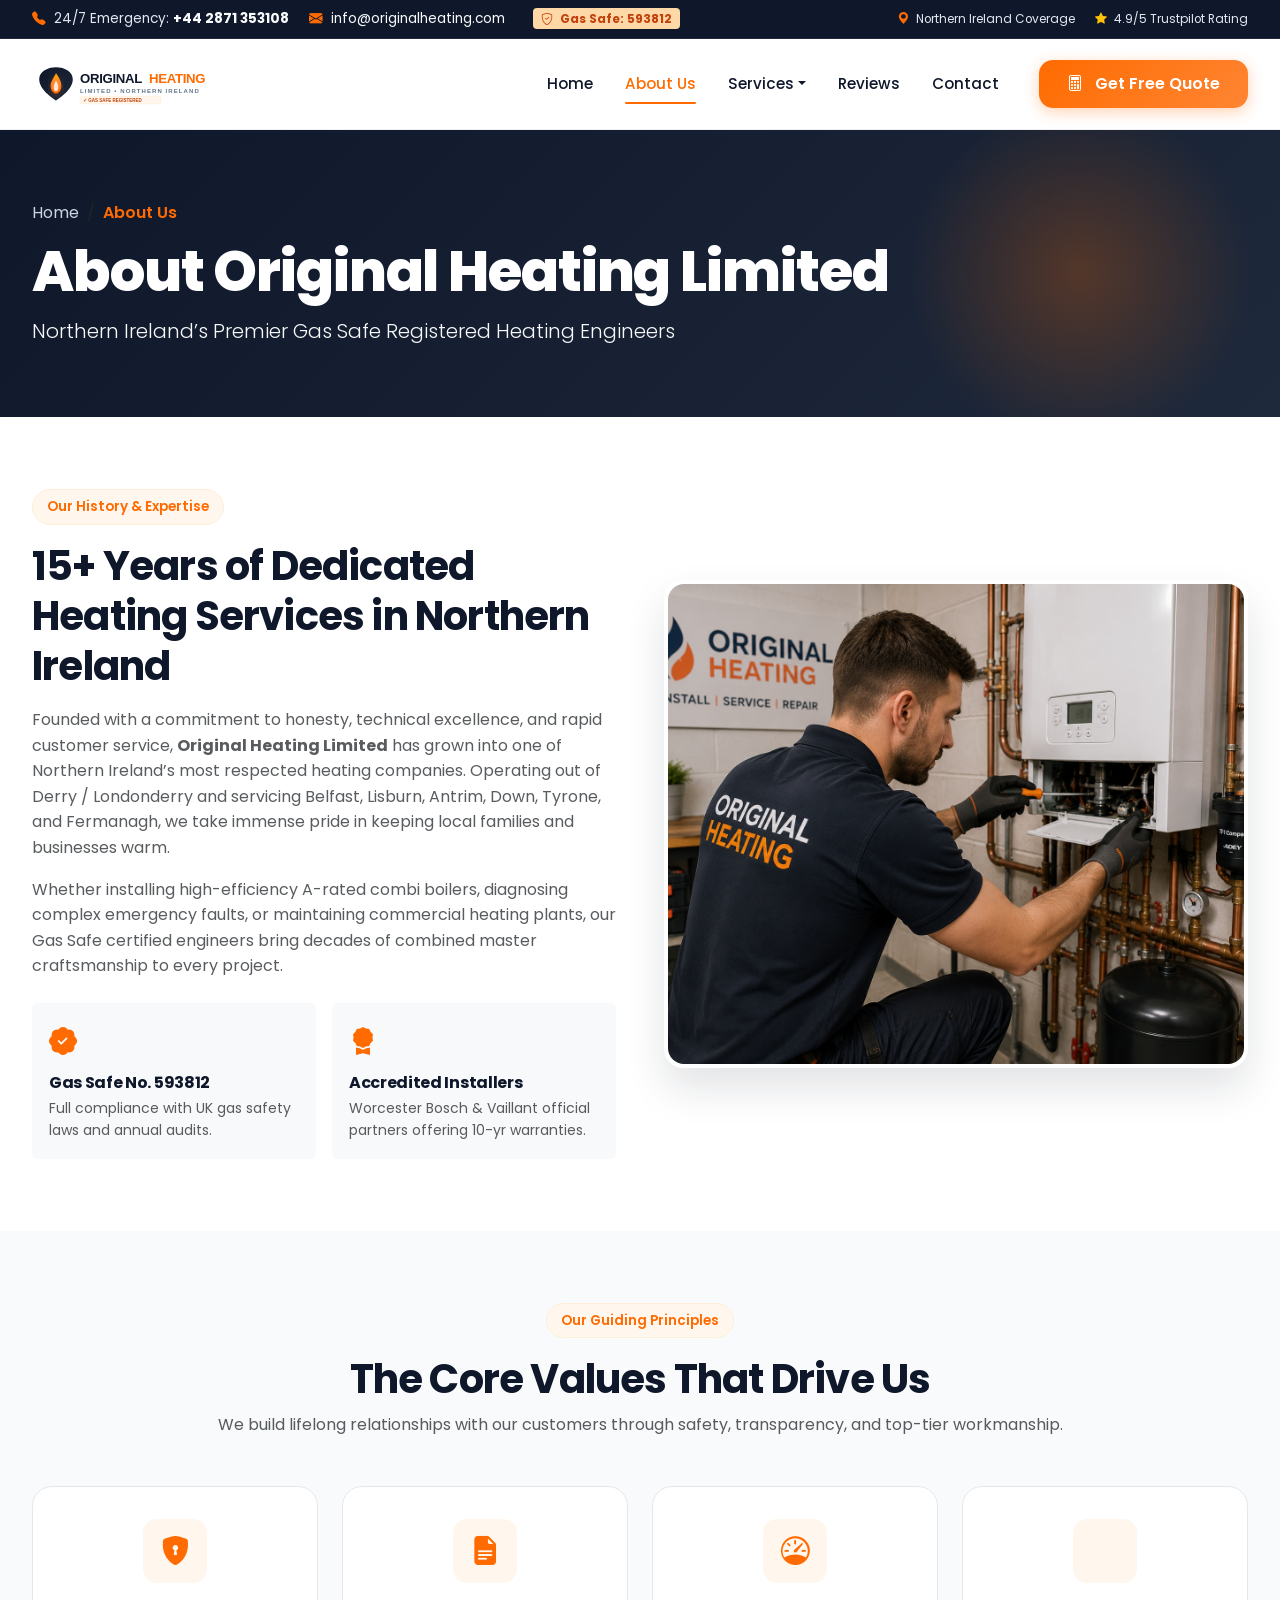
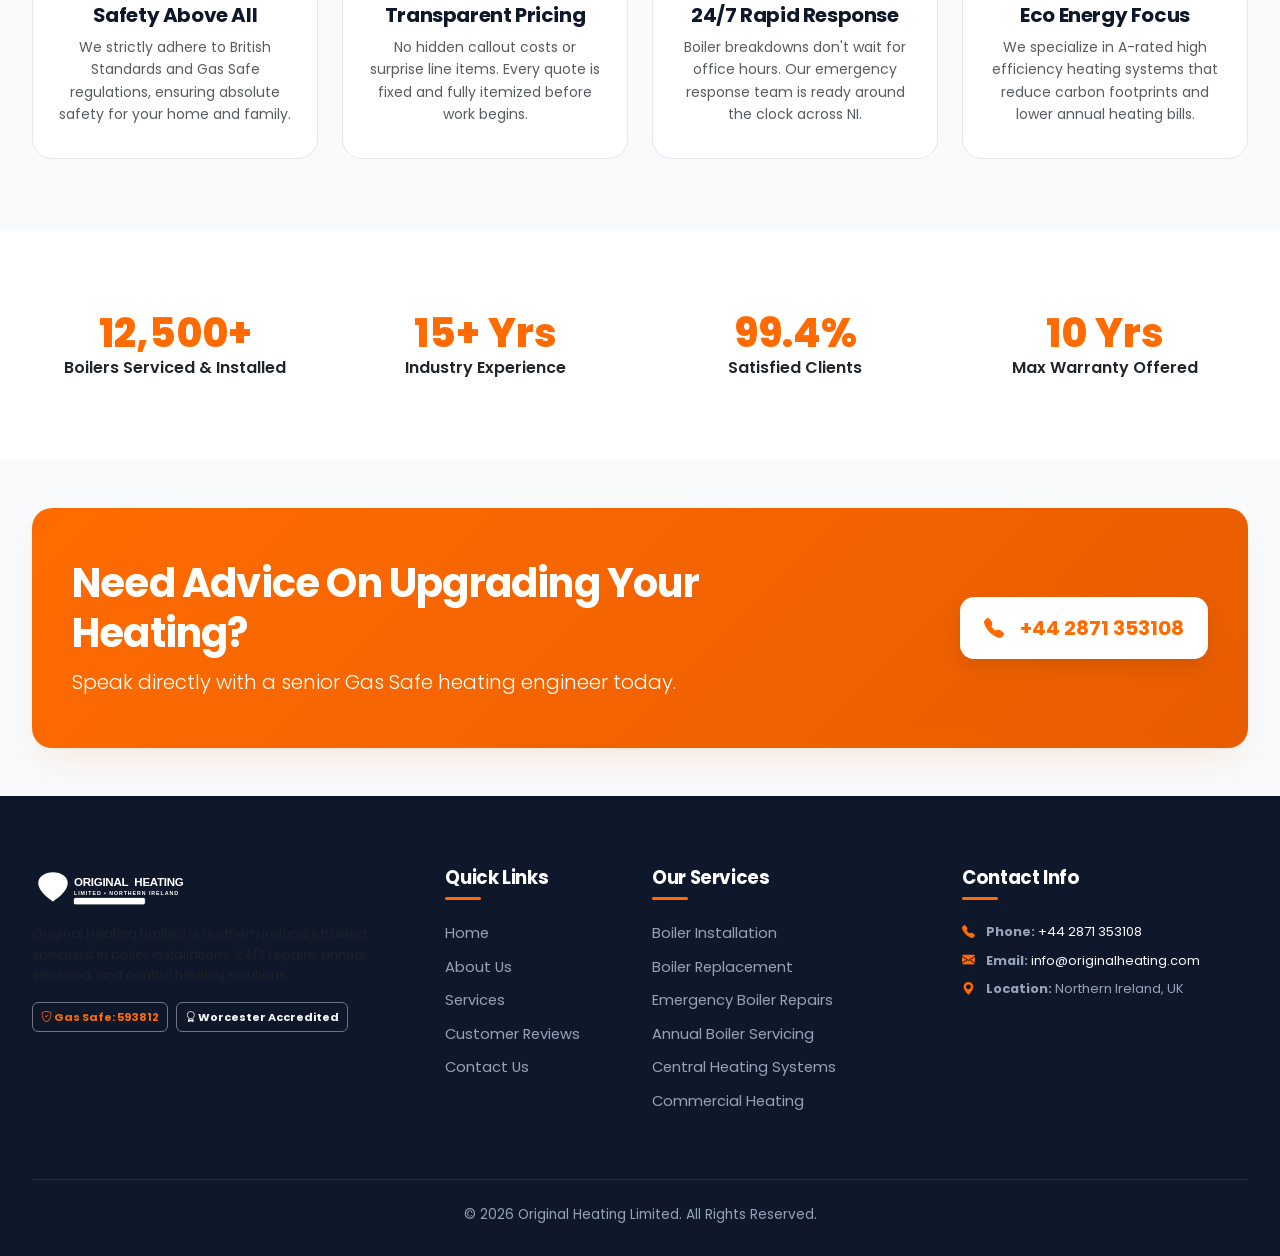
<file: about.html>
<!DOCTYPE html>
<html lang="en-GB">
<head>
  <meta charset="UTF-8">
  <meta name="viewport" content="width=device-width, initial-scale=1.0">
  <title>About Us | Original Heating Limited - Northern Ireland</title>
  <meta name="description" content="Learn about Original Heating Limited. Over 15 years providing Gas Safe registered boiler installation, repairs, and servicing across Northern Ireland.">

  <!-- Google Fonts: Poppins -->
  <link rel="preconnect" href="https://fonts.googleapis.com">
  <link rel="preconnect" href="https://fonts.gstatic.com" crossorigin>
  <link href="https://fonts.googleapis.com/css2?family=Poppins:ital,wght@0,400;0,500;0,600;0,700;0,800;1,400&display=swap" rel="stylesheet">

  <!-- Bootstrap 5 CSS -->
  <link href="https://cdn.jsdelivr.net/npm/bootstrap@5.3.3/dist/css/bootstrap.min.css" rel="stylesheet">
  <!-- Bootstrap Icons -->
  <link rel="stylesheet" href="https://cdn.jsdelivr.net/npm/bootstrap-icons@1.11.3/font/bootstrap-icons.min.css">
  <!-- AOS Animation CSS -->
  <link rel="stylesheet" href="https://unpkg.com/aos@next/dist/aos.css" />

  <!-- Custom Stylesheets -->
  <link rel="stylesheet" href="css/style.css">
  <link rel="stylesheet" href="css/responsive.css">
</head>
<body>

  <!-- Top Announcement Bar -->
  <div class="top-bar">
    <div class="container">
      <div class="row align-items-center">
        <div class="col-lg-7 col-md-8 text-center text-md-start">
          <span class="me-3"><i class="bi bi-telephone-fill text-orange me-1"></i> 24/7 Emergency: <a href="tel:+442871353108" class="fw-bold">+44 2871 353108</a></span>
          <span class="d-none d-sm-inline me-3"><i class="bi bi-envelope-fill text-orange me-1"></i> <a href="mailto:info@originalheating.com">info@originalheating.com</a></span>
          <span class="top-badge-gas-safe"><i class="bi bi-shield-check me-1"></i> Gas Safe: 593812</span>
        </div>
        <div class="col-lg-5 col-md-4 text-center text-md-end d-none d-md-block">
          <span class="small me-3"><i class="bi bi-geo-alt-fill text-orange me-1"></i> Northern Ireland Coverage</span>
          <span class="small"><i class="bi bi-star-fill text-warning me-1"></i> 4.9/5 Trustpilot Rating</span>
        </div>
      </div>
    </div>
  </div>

  <!-- Sticky Navbar -->
  <nav class="navbar navbar-expand-lg navbar-custom">
    <div class="container">
      <a class="navbar-brand" href="index.html">
        <img src="images/logo/logo.svg" alt="Original Heating Limited Logo">
      </a>
      <button class="navbar-toggler border-0 shadow-none" type="button" data-bs-toggle="collapse" data-bs-target="#navbarMain">
        <i class="bi bi-list fs-1 text-dark"></i>
      </button>

      <div class="collapse navbar-collapse" id="navbarMain">
        <ul class="navbar-nav ms-auto me-4 mb-2 mb-lg-0 align-items-lg-center">
          <li class="nav-item"><a class="nav-link" href="index.html">Home</a></li>
          <li class="nav-item"><a class="nav-link active" href="about.html">About Us</a></li>
          <li class="nav-item dropdown">
            <a class="nav-link dropdown-toggle" href="services.html" id="servicesDropdown" role="button" data-bs-toggle="dropdown">Services</a>
            <ul class="dropdown-menu dropdown-menu-custom">
              <li><a class="dropdown-item dropdown-item-custom" href="services.html#boiler-installation"><i class="bi bi-fire"></i> Boiler Installation</a></li>
              <li><a class="dropdown-item dropdown-item-custom" href="services.html#boiler-replacement"><i class="bi bi-arrow-repeat"></i> Boiler Replacement</a></li>
              <li><a class="dropdown-item dropdown-item-custom" href="services.html#boiler-repairs"><i class="bi bi-tools"></i> 24/7 Boiler Repairs</a></li>
              <li><a class="dropdown-item dropdown-item-custom" href="services.html#boiler-servicing"><i class="bi bi-clipboard-check"></i> Annual Boiler Servicing</a></li>
              <li><a class="dropdown-item dropdown-item-custom" href="services.html#central-heating"><i class="bi bi-thermometer-high"></i> Central Heating Systems</a></li>
              <li><a class="dropdown-item dropdown-item-custom" href="services.html#radiator-installation"><i class="bi bi-grid-3x3-gap-fill"></i> Radiators & Commercial</a></li>
            </ul>
          </li>
          <li class="nav-item"><a class="nav-link" href="reviews.html">Reviews</a></li>
          <li class="nav-item"><a class="nav-link" href="contact.html">Contact</a></li>
        </ul>
        <button class="btn btn-primary-orange" data-bs-toggle="modal" data-bs-target="#quoteModal">
          <i class="bi bi-calculator me-1"></i> Get Free Quote
        </button>
      </div>
    </div>
  </nav>

  <!-- Page Header Banner -->
  <section class="page-header">
    <div class="container position-relative z-1">
      <nav aria-label="breadcrumb">
        <ol class="breadcrumb breadcrumb-custom">
          <li class="breadcrumb-item"><a href="index.html">Home</a></li>
          <li class="breadcrumb-item active" aria-current="page">About Us</li>
        </ol>
      </nav>
      <h1 class="mb-2">About Original Heating Limited</h1>
      <p class="lead mb-0 text-light opacity-90">Northern Ireland’s Premier Gas Safe Registered Heating Engineers</p>
    </div>
  </section>

  <!-- Our Story Section -->
  <section class="py-5 bg-white">
    <div class="container py-4">
      <div class="row align-items-center g-5">
        <div class="col-lg-6" data-aos="fade-right">
          <span class="badge-tag">Our History & Expertise</span>
          <h2 class="mb-3">15+ Years of Dedicated Heating Services in Northern Ireland</h2>
          <p class="text-muted mb-3">
            Founded with a commitment to honesty, technical excellence, and rapid customer service, <strong>Original Heating Limited</strong> has grown into one of Northern Ireland’s most respected heating companies. Operating out of Derry / Londonderry and servicing Belfast, Lisburn, Antrim, Down, Tyrone, and Fermanagh, we take immense pride in keeping local families and businesses warm.
          </p>
          <p class="text-muted mb-4">
            Whether installing high-efficiency A-rated combi boilers, diagnosing complex emergency faults, or maintaining commercial heating plants, our Gas Safe certified engineers bring decades of combined master craftsmanship to every project.
          </p>

          <div class="row g-3">
            <div class="col-sm-6">
              <div class="p-3 bg-light rounded border border-light">
                <i class="bi bi-patch-check-fill text-orange fs-3 mb-2 d-block"></i>
                <h6 class="fw-bold mb-1">Gas Safe No. 593812</h6>
                <p class="small text-muted mb-0">Full compliance with UK gas safety laws and annual audits.</p>
              </div>
            </div>
            <div class="col-sm-6">
              <div class="p-3 bg-light rounded border border-light">
                <i class="bi bi-award-fill text-orange fs-3 mb-2 d-block"></i>
                <h6 class="fw-bold mb-1">Accredited Installers</h6>
                <p class="small text-muted mb-0">Worcester Bosch & Vaillant official partners offering 10-yr warranties.</p>
              </div>
            </div>
          </div>
        </div>

        <div class="col-lg-6" data-aos="fade-left">
          <div class="hero-image-container">
            <img src="images/about/team.png" alt="Original Heating Team Vans in Northern Ireland">
          </div>
        </div>
      </div>
    </div>
  </section>

  <!-- Company Core Values -->
  <section class="py-5 bg-light-section">
    <div class="container py-4">
      <div class="text-center max-w-700 mx-auto mb-5" data-aos="fade-up">
        <span class="badge-tag">Our Guiding Principles</span>
        <h2>The Core Values That Drive Us</h2>
        <p class="text-muted">We build lifelong relationships with our customers through safety, transparency, and top-tier workmanship.</p>
      </div>

      <div class="row g-4">
        <div class="col-md-6 col-lg-3" data-aos="fade-up" data-aos-delay="100">
          <div class="service-card text-center align-items-center">
            <div class="service-icon-box">
              <i class="bi bi-shield-lock-fill"></i>
            </div>
            <h5 class="mb-2">Safety Above All</h5>
            <p class="small text-muted mb-0">We strictly adhere to British Standards and Gas Safe regulations, ensuring absolute safety for your home and family.</p>
          </div>
        </div>

        <div class="col-md-6 col-lg-3" data-aos="fade-up" data-aos-delay="200">
          <div class="service-card text-center align-items-center">
            <div class="service-icon-box">
              <i class="bi bi-file-earmark-text-fill"></i>
            </div>
            <h5 class="mb-2">Transparent Pricing</h5>
            <p class="small text-muted mb-0">No hidden callout costs or surprise line items. Every quote is fixed and fully itemized before work begins.</p>
          </div>
        </div>

        <div class="col-md-6 col-lg-3" data-aos="fade-up" data-aos-delay="300">
          <div class="service-card text-center align-items-center">
            <div class="service-icon-box">
              <i class="bi bi-speedometer"></i>
            </div>
            <h5 class="mb-2">24/7 Rapid Response</h5>
            <p class="small text-muted mb-0">Boiler breakdowns don't wait for office hours. Our emergency response team is ready around the clock across NI.</p>
          </div>
        </div>

        <div class="col-md-6 col-lg-3" data-aos="fade-up" data-aos-delay="400">
          <div class="service-card text-center align-items-center">
            <div class="service-icon-box">
              <i class="bi bi-leaf-fill"></i>
            </div>
            <h5 class="mb-2">Eco Energy Focus</h5>
            <p class="small text-muted mb-0">We specialize in A-rated high efficiency heating systems that reduce carbon footprints and lower annual heating bills.</p>
          </div>
        </div>
      </div>
    </div>
  </section>

  <!-- Statistics Counters -->
  <section class="py-5 bg-white">
    <div class="container py-3">
      <div class="row g-4 text-center">
        <div class="col-md-3 col-6" data-aos="zoom-in" data-aos-delay="100">
          <div class="p-3">
            <div class="stats-number">12,500+</div>
            <span class="fw-semibold text-dark">Boilers Serviced & Installed</span>
          </div>
        </div>
        <div class="col-md-3 col-6" data-aos="zoom-in" data-aos-delay="200">
          <div class="p-3">
            <div class="stats-number">15+ Yrs</div>
            <span class="fw-semibold text-dark">Industry Experience</span>
          </div>
        </div>
        <div class="col-md-3 col-6" data-aos="zoom-in" data-aos-delay="300">
          <div class="p-3">
            <div class="stats-number">99.4%</div>
            <span class="fw-semibold text-dark">Satisfied Clients</span>
          </div>
        </div>
        <div class="col-md-3 col-6" data-aos="zoom-in" data-aos-delay="400">
          <div class="p-3">
            <div class="stats-number">10 Yrs</div>
            <span class="fw-semibold text-dark">Max Warranty Offered</span>
          </div>
        </div>
      </div>
    </div>
  </section>

  <!-- Emergency Callout CTA Banner -->
  <section class="py-5 bg-light-section">
    <div class="container">
      <div class="cta-banner" data-aos="fade-up">
        <div class="row align-items-center">
          <div class="col-lg-8">
            <h2 class="mb-2">Need Advice On Upgrading Your Heating?</h2>
            <p class="lead mb-0 opacity-90">Speak directly with a senior Gas Safe heating engineer today.</p>
          </div>
          <div class="col-lg-4 text-lg-end mt-3 mt-lg-0">
            <a href="tel:+442871353108" class="btn btn-white-orange fs-5 py-3 px-4">
              <i class="bi bi-telephone-fill me-2"></i> +44 2871 353108
            </a>
          </div>
        </div>
      </div>
    </div>
  </section>

  <!-- Footer -->
  <footer class="footer-main">
    <div class="container">
      <div class="row g-4">
        <div class="col-lg-4 col-md-6">
          <div class="footer-logo mb-3">
            <img src="images/logo/logo.svg" alt="Original Heating Logo" style="filter: brightness(0) invert(1); height: 42px;">
          </div>
          <p class="small text-muted mb-3">
            Original Heating Limited is Northern Ireland's trusted specialist in boiler installations, 24/7 repairs, annual servicing, and central heating solutions.
          </p>
          <div class="d-flex gap-2">
            <span class="badge bg-navy border border-secondary text-orange p-2"><i class="bi bi-shield-check"></i> Gas Safe: 593812</span>
            <span class="badge bg-navy border border-secondary text-light p-2"><i class="bi bi-award"></i> Worcester Accredited</span>
          </div>
        </div>

        <div class="col-lg-2 col-md-6">
          <h5 class="footer-title">Quick Links</h5>
          <ul class="footer-links">
            <li><a href="index.html">Home</a></li>
            <li><a href="about.html">About Us</a></li>
            <li><a href="services.html">Services</a></li>
            <li><a href="reviews.html">Customer Reviews</a></li>
            <li><a href="contact.html">Contact Us</a></li>
          </ul>
        </div>

        <div class="col-lg-3 col-md-6">
          <h5 class="footer-title">Our Services</h5>
          <ul class="footer-links">
            <li><a href="services.html#boiler-installation">Boiler Installation</a></li>
            <li><a href="services.html#boiler-replacement">Boiler Replacement</a></li>
            <li><a href="services.html#boiler-repairs">Emergency Boiler Repairs</a></li>
            <li><a href="services.html#boiler-servicing">Annual Boiler Servicing</a></li>
            <li><a href="services.html#central-heating">Central Heating Systems</a></li>
            <li><a href="services.html#radiator-installation">Commercial Heating</a></li>
          </ul>
        </div>

        <div class="col-lg-3 col-md-6">
          <h5 class="footer-title">Contact Info</h5>
          <p class="small mb-2"><i class="bi bi-telephone-fill text-orange me-2"></i> <strong>Phone:</strong> <a href="tel:+442871353108" class="text-light">+44 2871 353108</a></p>
          <p class="small mb-2"><i class="bi bi-envelope-fill text-orange me-2"></i> <strong>Email:</strong> <a href="mailto:info@originalheating.com" class="text-light">info@originalheating.com</a></p>
          <p class="small mb-2"><i class="bi bi-geo-alt-fill text-orange me-2"></i> <strong>Location:</strong> Northern Ireland, UK</p>
        </div>
      </div>

      <div class="footer-bottom text-center">
        <p class="mb-0">&copy; 2026 Original Heating Limited. All Rights Reserved.</p>
      </div>
    </div>
  </footer>

  <!-- Get Free Quote Modal -->
  <div class="modal fade" id="quoteModal" tabindex="-1" aria-labelledby="quoteModalLabel" aria-hidden="true">
    <div class="modal-dialog modal-dialog-centered modal-lg">
      <div class="modal-content modal-content-custom">
        <div class="modal-header modal-header-custom">
          <div>
            <h4 class="modal-title font-weight-bold mb-1" id="quoteModalLabel">Get Your Fixed Price Boiler Quote</h4>
            <p class="small mb-0 opacity-80">Zero obligation • Up to 10-Year Warranty • 0% Finance Available</p>
          </div>
          <button type="button" class="btn-close" data-bs-dismiss="modal" aria-label="Close"></button>
        </div>
        <div class="modal-body p-4">
          <form id="modalQuoteForm">
            <div class="row g-3">
              <div class="col-md-6">
                <label class="form-label">Full Name</label>
                <input type="text" class="form-control form-control-custom" name="name" placeholder="John Smith" required>
              </div>
              <div class="col-md-6">
                <label class="form-label">Phone Number</label>
                <input type="tel" class="form-control form-control-custom" name="phone" placeholder="+44 7123 456789" required>
              </div>
              <div class="col-md-6">
                <label class="form-label">Email Address</label>
                <input type="email" class="form-control form-control-custom" name="email" placeholder="john@example.com" required>
              </div>
              <div class="col-md-6">
                <label class="form-label">Postcode (Northern Ireland)</label>
                <input type="text" class="form-control form-control-custom" name="postcode" placeholder="e.g. BT48 8AB" required>
              </div>
            </div>

            <div class="mt-4 text-end">
              <button type="button" class="btn btn-outline-navy me-2" data-bs-dismiss="modal">Cancel</button>
              <button type="submit" class="btn btn-primary-orange py-2 px-4">
                <i class="bi bi-send-fill me-1"></i> Calculate & Request Quote
              </button>
            </div>
          </form>
        </div>
      </div>
    </div>
  </div>

  <!-- JS Libraries -->
  <script src="https://cdn.jsdelivr.net/npm/bootstrap@5.3.3/dist/js/bootstrap.bundle.min.js"></script>
  <script src="https://unpkg.com/aos@next/dist/aos.js"></script>
  <script src="js/script.js"></script>
</body>
</html>
</file>
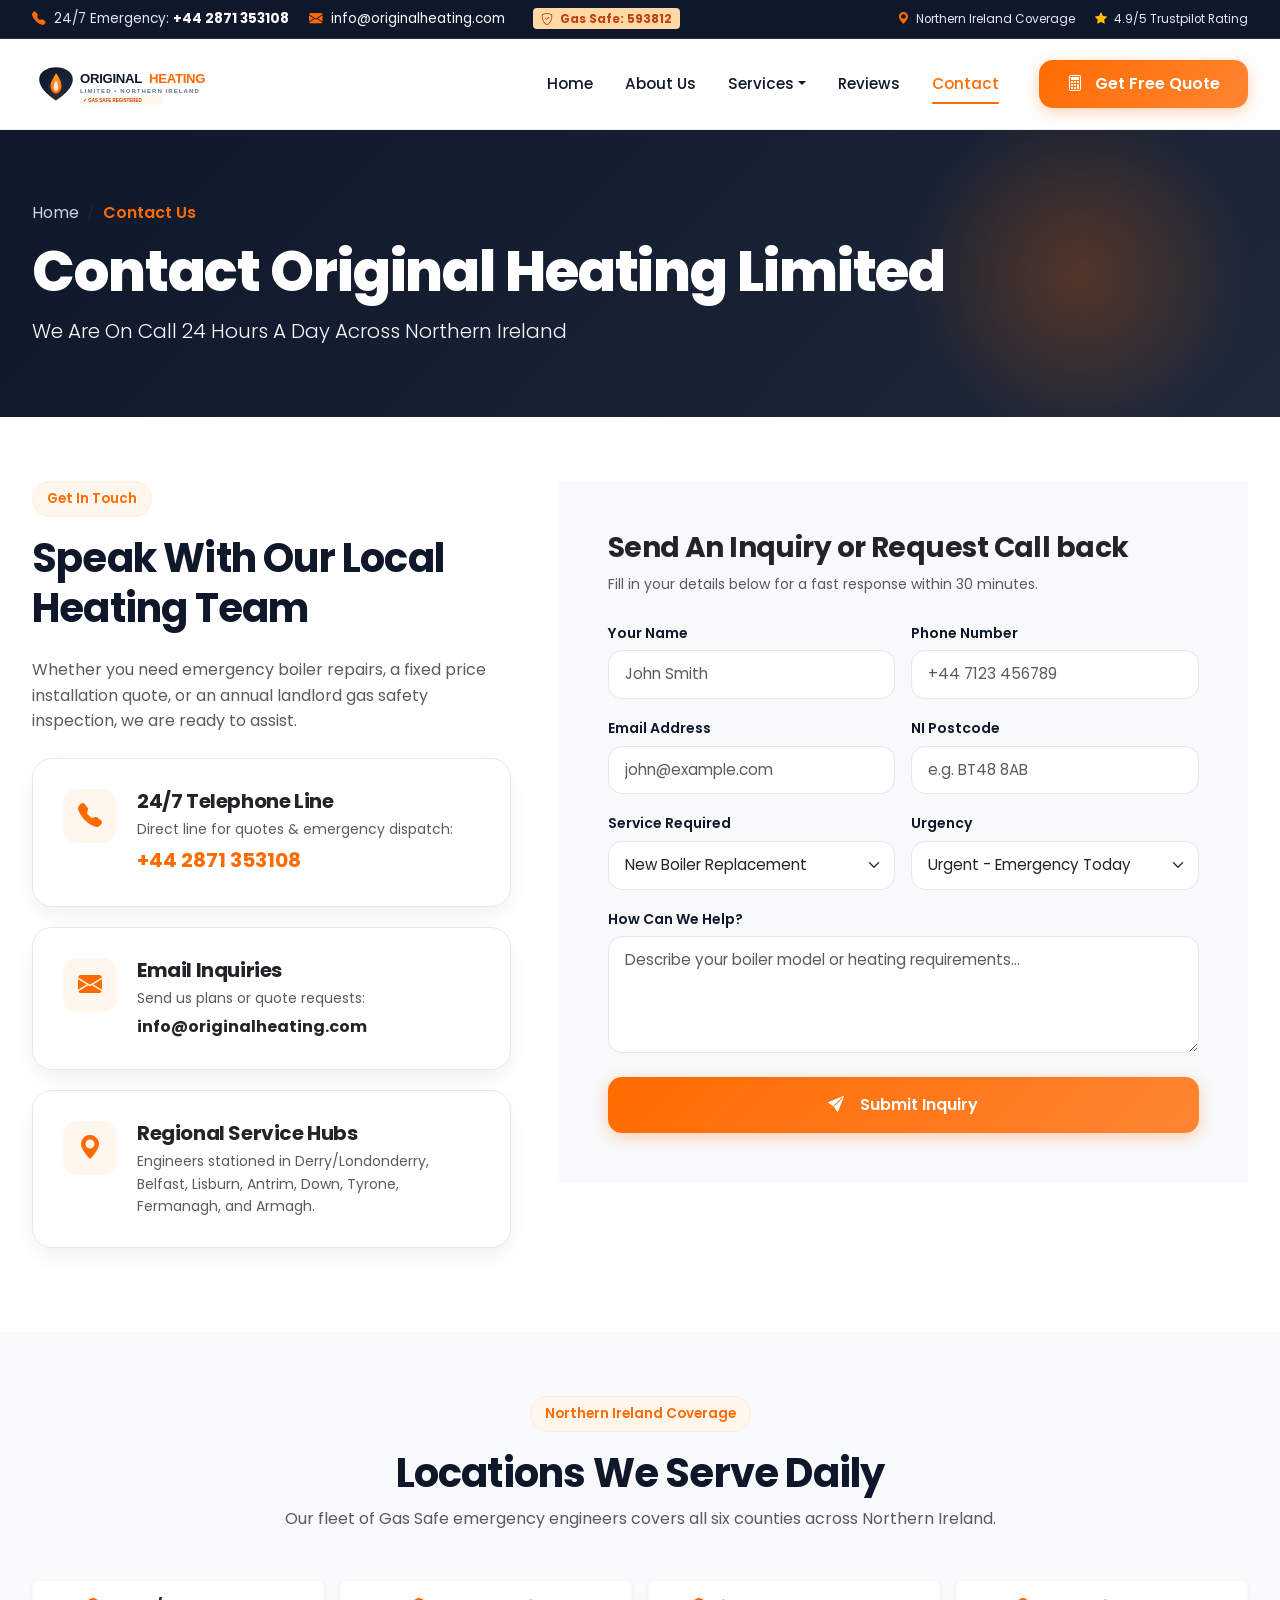
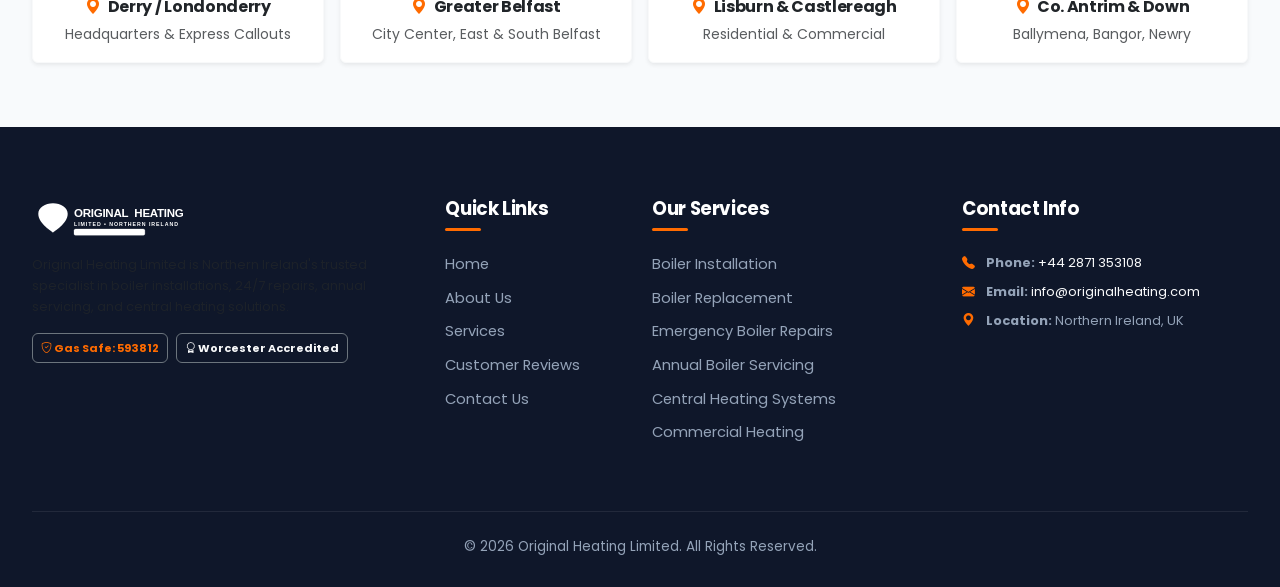
<file: contact.html>
<!DOCTYPE html>
<html lang="en-GB">
<head>
  <meta charset="UTF-8">
  <meta name="viewport" content="width=device-width, initial-scale=1.0">
  <title>Contact Us | Original Heating Limited - +44 2871 353108</title>
  <meta name="description" content="Get in touch with Original Heating Limited. Call +44 2871 353108 or email info@originalheating.com for 24/7 emergency boiler repairs and free quotes in Northern Ireland.">

  <!-- Google Fonts: Poppins -->
  <link rel="preconnect" href="https://fonts.googleapis.com">
  <link rel="preconnect" href="https://fonts.gstatic.com" crossorigin>
  <link href="https://fonts.googleapis.com/css2?family=Poppins:ital,wght@0,400;0,500;0,600;0,700;0,800;1,400&display=swap" rel="stylesheet">

  <!-- Bootstrap 5 CSS -->
  <link href="https://cdn.jsdelivr.net/npm/bootstrap@5.3.3/dist/css/bootstrap.min.css" rel="stylesheet">
  <!-- Bootstrap Icons -->
  <link rel="stylesheet" href="https://cdn.jsdelivr.net/npm/bootstrap-icons@1.11.3/font/bootstrap-icons.min.css">
  <!-- AOS Animation CSS -->
  <link rel="stylesheet" href="https://unpkg.com/aos@next/dist/aos.css" />

  <!-- Custom Stylesheets -->
  <link rel="stylesheet" href="css/style.css">
  <link rel="stylesheet" href="css/responsive.css">
</head>
<body>

  <!-- Top Announcement Bar -->
  <div class="top-bar">
    <div class="container">
      <div class="row align-items-center">
        <div class="col-lg-7 col-md-8 text-center text-md-start">
          <span class="me-3"><i class="bi bi-telephone-fill text-orange me-1"></i> 24/7 Emergency: <a href="tel:+442871353108" class="fw-bold">+44 2871 353108</a></span>
          <span class="d-none d-sm-inline me-3"><i class="bi bi-envelope-fill text-orange me-1"></i> <a href="mailto:info@originalheating.com">info@originalheating.com</a></span>
          <span class="top-badge-gas-safe"><i class="bi bi-shield-check me-1"></i> Gas Safe: 593812</span>
        </div>
        <div class="col-lg-5 col-md-4 text-center text-md-end d-none d-md-block">
          <span class="small me-3"><i class="bi bi-geo-alt-fill text-orange me-1"></i> Northern Ireland Coverage</span>
          <span class="small"><i class="bi bi-star-fill text-warning me-1"></i> 4.9/5 Trustpilot Rating</span>
        </div>
      </div>
    </div>
  </div>

  <!-- Sticky Navbar -->
  <nav class="navbar navbar-expand-lg navbar-custom">
    <div class="container">
      <a class="navbar-brand" href="index.html">
        <img src="images/logo/logo.svg" alt="Original Heating Limited Logo">
      </a>
      <button class="navbar-toggler border-0 shadow-none" type="button" data-bs-toggle="collapse" data-bs-target="#navbarMain">
        <i class="bi bi-list fs-1 text-dark"></i>
      </button>

      <div class="collapse navbar-collapse" id="navbarMain">
        <ul class="navbar-nav ms-auto me-4 mb-2 mb-lg-0 align-items-lg-center">
          <li class="nav-item"><a class="nav-link" href="index.html">Home</a></li>
          <li class="nav-item"><a class="nav-link" href="about.html">About Us</a></li>
          <li class="nav-item dropdown">
            <a class="nav-link dropdown-toggle" href="services.html" id="servicesDropdown" role="button" data-bs-toggle="dropdown">Services</a>
            <ul class="dropdown-menu dropdown-menu-custom">
              <li><a class="dropdown-item dropdown-item-custom" href="services.html#boiler-installation"><i class="bi bi-fire"></i> Boiler Installation</a></li>
              <li><a class="dropdown-item dropdown-item-custom" href="services.html#boiler-replacement"><i class="bi bi-arrow-repeat"></i> Boiler Replacement</a></li>
              <li><a class="dropdown-item dropdown-item-custom" href="services.html#boiler-repairs"><i class="bi bi-tools"></i> 24/7 Boiler Repairs</a></li>
              <li><a class="dropdown-item dropdown-item-custom" href="services.html#boiler-servicing"><i class="bi bi-clipboard-check"></i> Annual Boiler Servicing</a></li>
              <li><a class="dropdown-item dropdown-item-custom" href="services.html#central-heating"><i class="bi bi-thermometer-high"></i> Central Heating Systems</a></li>
              <li><a class="dropdown-item dropdown-item-custom" href="services.html#radiator-installation"><i class="bi bi-grid-3x3-gap-fill"></i> Radiators & Commercial</a></li>
            </ul>
          </li>
          <li class="nav-item"><a class="nav-link" href="reviews.html">Reviews</a></li>
          <li class="nav-item"><a class="nav-link active" href="contact.html">Contact</a></li>
        </ul>
        <button class="btn btn-primary-orange" data-bs-toggle="modal" data-bs-target="#quoteModal">
          <i class="bi bi-calculator me-1"></i> Get Free Quote
        </button>
      </div>
    </div>
  </nav>

  <!-- Page Header Banner -->
  <section class="page-header">
    <div class="container position-relative z-1">
      <nav aria-label="breadcrumb">
        <ol class="breadcrumb breadcrumb-custom">
          <li class="breadcrumb-item"><a href="index.html">Home</a></li>
          <li class="breadcrumb-item active" aria-current="page">Contact Us</li>
        </ol>
      </nav>
      <h1 class="mb-2">Contact Original Heating Limited</h1>
      <p class="lead mb-0 text-light opacity-90">We Are On Call 24 Hours A Day Across Northern Ireland</p>
    </div>
  </section>

  <!-- Contact Information Cards & Form Section -->
  <section class="py-5 bg-white">
    <div class="container py-3">
      <div class="row g-5">
        <!-- Contact Details Left Column -->
        <div class="col-lg-5" data-aos="fade-right">
          <span class="badge-tag">Get In Touch</span>
          <h2 class="mb-4">Speak With Our Local Heating Team</h2>
          <p class="text-muted mb-4">
            Whether you need emergency boiler repairs, a fixed price installation quote, or an annual landlord gas safety inspection, we are ready to assist.
          </p>

          <!-- Phone Card -->
          <div class="contact-info-card">
            <div class="contact-icon">
              <i class="bi bi-telephone-fill"></i>
            </div>
            <div>
              <h5 class="mb-1 text-dark fw-bold">24/7 Telephone Line</h5>
              <p class="small text-muted mb-1">Direct line for quotes & emergency dispatch:</p>
              <a href="tel:+442871353108" class="fs-5 fw-bold text-orange">+44 2871 353108</a>
            </div>
          </div>

          <!-- Email Card -->
          <div class="contact-info-card">
            <div class="contact-icon">
              <i class="bi bi-envelope-fill"></i>
            </div>
            <div>
              <h5 class="mb-1 text-dark fw-bold">Email Inquiries</h5>
              <p class="small text-muted mb-1">Send us plans or quote requests:</p>
              <a href="mailto:info@originalheating.com" class="fs-6 fw-bold text-dark">info@originalheating.com</a>
            </div>
          </div>

          <!-- Coverage Card -->
          <div class="contact-info-card">
            <div class="contact-icon">
              <i class="bi bi-geo-alt-fill"></i>
            </div>
            <div>
              <h5 class="mb-1 text-dark fw-bold">Regional Service Hubs</h5>
              <p class="small text-muted mb-0">Engineers stationed in Derry/Londonderry, Belfast, Lisburn, Antrim, Down, Tyrone, Fermanagh, and Armagh.</p>
            </div>
          </div>
        </div>

        <!-- Contact Form Right Column -->
        <div class="col-lg-7" data-aos="fade-left">
          <div class="p-4 p-md-5 bg-light rounded-lg border border-light shadow-md">
            <h3 class="mb-2 text-dark fw-bold">Send An Inquiry or Request Call back</h3>
            <p class="small text-muted mb-4">Fill in your details below for a fast response within 30 minutes.</p>

            <form id="contactPageForm">
              <div class="row g-3">
                <div class="col-md-6">
                  <label class="form-label">Your Name</label>
                  <input type="text" class="form-control form-control-custom" name="name" placeholder="John Smith" required>
                </div>
                <div class="col-md-6">
                  <label class="form-label">Phone Number</label>
                  <input type="tel" class="form-control form-control-custom" name="phone" placeholder="+44 7123 456789" required>
                </div>
                <div class="col-md-6">
                  <label class="form-label">Email Address</label>
                  <input type="email" class="form-control form-control-custom" name="email" placeholder="john@example.com" required>
                </div>
                <div class="col-md-6">
                  <label class="form-label">NI Postcode</label>
                  <input type="text" class="form-control form-control-custom" name="postcode" placeholder="e.g. BT48 8AB" required>
                </div>
                <div class="col-md-6">
                  <label class="form-label">Service Required</label>
                  <select class="form-select form-select-custom" name="service">
                    <option value="Boiler Replacement">New Boiler Replacement</option>
                    <option value="Emergency Repair">24/7 Emergency Repair</option>
                    <option value="Annual Service">Annual Boiler Service / CP12</option>
                    <option value="Central Heating">Central Heating & Smart Controls</option>
                    <option value="Commercial Heating">Commercial Heating</option>
                  </select>
                </div>
                <div class="col-md-6">
                  <label class="form-label">Urgency</label>
                  <select class="form-select form-select-custom" name="urgency">
                    <option value="Urgent Today">Urgent - Emergency Today</option>
                    <option value="Within 48 Hours">Within 48 Hours</option>
                    <option value="Standard Quote">Standard Quote / Planning Ahead</option>
                  </select>
                </div>
                <div class="col-12">
                  <label class="form-label">How Can We Help?</label>
                  <textarea class="form-control form-control-custom" name="message" rows="4" placeholder="Describe your boiler model or heating requirements..." required></textarea>
                </div>
              </div>

              <div class="mt-4">
                <button type="submit" class="btn btn-primary-orange w-100 py-3 fs-6">
                  <i class="bi bi-send-fill me-2"></i> Submit Inquiry
                </button>
              </div>
            </form>
          </div>
        </div>
      </div>
    </div>
  </section>

  <!-- Service Area Map Showcase Section -->
  <section class="py-5 bg-light-section">
    <div class="container py-3">
      <div class="text-center max-w-700 mx-auto mb-5">
        <span class="badge-tag">Northern Ireland Coverage</span>
        <h2>Locations We Serve Daily</h2>
        <p class="text-muted">Our fleet of Gas Safe emergency engineers covers all six counties across Northern Ireland.</p>
      </div>

      <div class="row g-3 text-center">
        <div class="col-6 col-md-3" data-aos="zoom-in">
          <div class="p-3 bg-white rounded border border-light shadow-sm">
            <h6 class="fw-bold mb-1 text-dark"><i class="bi bi-geo-alt-fill text-orange me-1"></i> Derry / Londonderry</h6>
            <span class="small text-muted">Headquarters & Express Callouts</span>
          </div>
        </div>
        <div class="col-6 col-md-3" data-aos="zoom-in" data-aos-delay="100">
          <div class="p-3 bg-white rounded border border-light shadow-sm">
            <h6 class="fw-bold mb-1 text-dark"><i class="bi bi-geo-alt-fill text-orange me-1"></i> Greater Belfast</h6>
            <span class="small text-muted">City Center, East & South Belfast</span>
          </div>
        </div>
        <div class="col-6 col-md-3" data-aos="zoom-in" data-aos-delay="200">
          <div class="p-3 bg-white rounded border border-light shadow-sm">
            <h6 class="fw-bold mb-1 text-dark"><i class="bi bi-geo-alt-fill text-orange me-1"></i> Lisburn & Castlereagh</h6>
            <span class="small text-muted">Residential & Commercial</span>
          </div>
        </div>
        <div class="col-6 col-md-3" data-aos="zoom-in" data-aos-delay="300">
          <div class="p-3 bg-white rounded border border-light shadow-sm">
            <h6 class="fw-bold mb-1 text-dark"><i class="bi bi-geo-alt-fill text-orange me-1"></i> Co. Antrim & Down</h6>
            <span class="small text-muted">Ballymena, Bangor, Newry</span>
          </div>
        </div>
      </div>
    </div>
  </section>

  <!-- Footer -->
  <footer class="footer-main">
    <div class="container">
      <div class="row g-4">
        <div class="col-lg-4 col-md-6">
          <div class="footer-logo mb-3">
            <img src="images/logo/logo.svg" alt="Original Heating Logo" style="filter: brightness(0) invert(1); height: 42px;">
          </div>
          <p class="small text-muted mb-3">
            Original Heating Limited is Northern Ireland's trusted specialist in boiler installations, 24/7 repairs, annual servicing, and central heating solutions.
          </p>
          <div class="d-flex gap-2">
            <span class="badge bg-navy border border-secondary text-orange p-2"><i class="bi bi-shield-check"></i> Gas Safe: 593812</span>
            <span class="badge bg-navy border border-secondary text-light p-2"><i class="bi bi-award"></i> Worcester Accredited</span>
          </div>
        </div>

        <div class="col-lg-2 col-md-6">
          <h5 class="footer-title">Quick Links</h5>
          <ul class="footer-links">
            <li><a href="index.html">Home</a></li>
            <li><a href="about.html">About Us</a></li>
            <li><a href="services.html">Services</a></li>
            <li><a href="reviews.html">Customer Reviews</a></li>
            <li><a href="contact.html">Contact Us</a></li>
          </ul>
        </div>

        <div class="col-lg-3 col-md-6">
          <h5 class="footer-title">Our Services</h5>
          <ul class="footer-links">
            <li><a href="services.html#boiler-installation">Boiler Installation</a></li>
            <li><a href="services.html#boiler-replacement">Boiler Replacement</a></li>
            <li><a href="services.html#boiler-repairs">Emergency Boiler Repairs</a></li>
            <li><a href="services.html#boiler-servicing">Annual Boiler Servicing</a></li>
            <li><a href="services.html#central-heating">Central Heating Systems</a></li>
            <li><a href="services.html#radiator-installation">Commercial Heating</a></li>
          </ul>
        </div>

        <div class="col-lg-3 col-md-6">
          <h5 class="footer-title">Contact Info</h5>
          <p class="small mb-2"><i class="bi bi-telephone-fill text-orange me-2"></i> <strong>Phone:</strong> <a href="tel:+442871353108" class="text-light">+44 2871 353108</a></p>
          <p class="small mb-2"><i class="bi bi-envelope-fill text-orange me-2"></i> <strong>Email:</strong> <a href="mailto:info@originalheating.com" class="text-light">info@originalheating.com</a></p>
          <p class="small mb-2"><i class="bi bi-geo-alt-fill text-orange me-2"></i> <strong>Location:</strong> Northern Ireland, UK</p>
        </div>
      </div>

      <div class="footer-bottom text-center">
        <p class="mb-0">&copy; 2026 Original Heating Limited. All Rights Reserved.</p>
      </div>
    </div>
  </footer>

  <!-- Get Free Quote Modal -->
  <div class="modal fade" id="quoteModal" tabindex="-1" aria-labelledby="quoteModalLabel" aria-hidden="true">
    <div class="modal-dialog modal-dialog-centered modal-lg">
      <div class="modal-content modal-content-custom">
        <div class="modal-header modal-header-custom">
          <div>
            <h4 class="modal-title font-weight-bold mb-1" id="quoteModalLabel">Get Your Fixed Price Boiler Quote</h4>
            <p class="small mb-0 opacity-80">Zero obligation • Up to 10-Year Warranty • 0% Finance Available</p>
          </div>
          <button type="button" class="btn-close" data-bs-dismiss="modal" aria-label="Close"></button>
        </div>
        <div class="modal-body p-4">
          <form id="modalQuoteForm">
            <div class="row g-3">
              <div class="col-md-6">
                <label class="form-label">Full Name</label>
                <input type="text" class="form-control form-control-custom" name="name" placeholder="John Smith" required>
              </div>
              <div class="col-md-6">
                <label class="form-label">Phone Number</label>
                <input type="tel" class="form-control form-control-custom" name="phone" placeholder="+44 7123 456789" required>
              </div>
              <div class="col-md-6">
                <label class="form-label">Email Address</label>
                <input type="email" class="form-control form-control-custom" name="email" placeholder="john@example.com" required>
              </div>
              <div class="col-md-6">
                <label class="form-label">Postcode (Northern Ireland)</label>
                <input type="text" class="form-control form-control-custom" name="postcode" placeholder="e.g. BT48 8AB" required>
              </div>
            </div>

            <div class="mt-4 text-end">
              <button type="button" class="btn btn-outline-navy me-2" data-bs-dismiss="modal">Cancel</button>
              <button type="submit" class="btn btn-primary-orange py-2 px-4">
                <i class="bi bi-send-fill me-1"></i> Calculate & Request Quote
              </button>
            </div>
          </form>
        </div>
      </div>
    </div>
  </div>

  <!-- JS Libraries -->
  <script src="https://cdn.jsdelivr.net/npm/bootstrap@5.3.3/dist/js/bootstrap.bundle.min.js"></script>
  <script src="https://unpkg.com/aos@next/dist/aos.js"></script>
  <script src="js/script.js"></script>
</body>
</html>
</file>
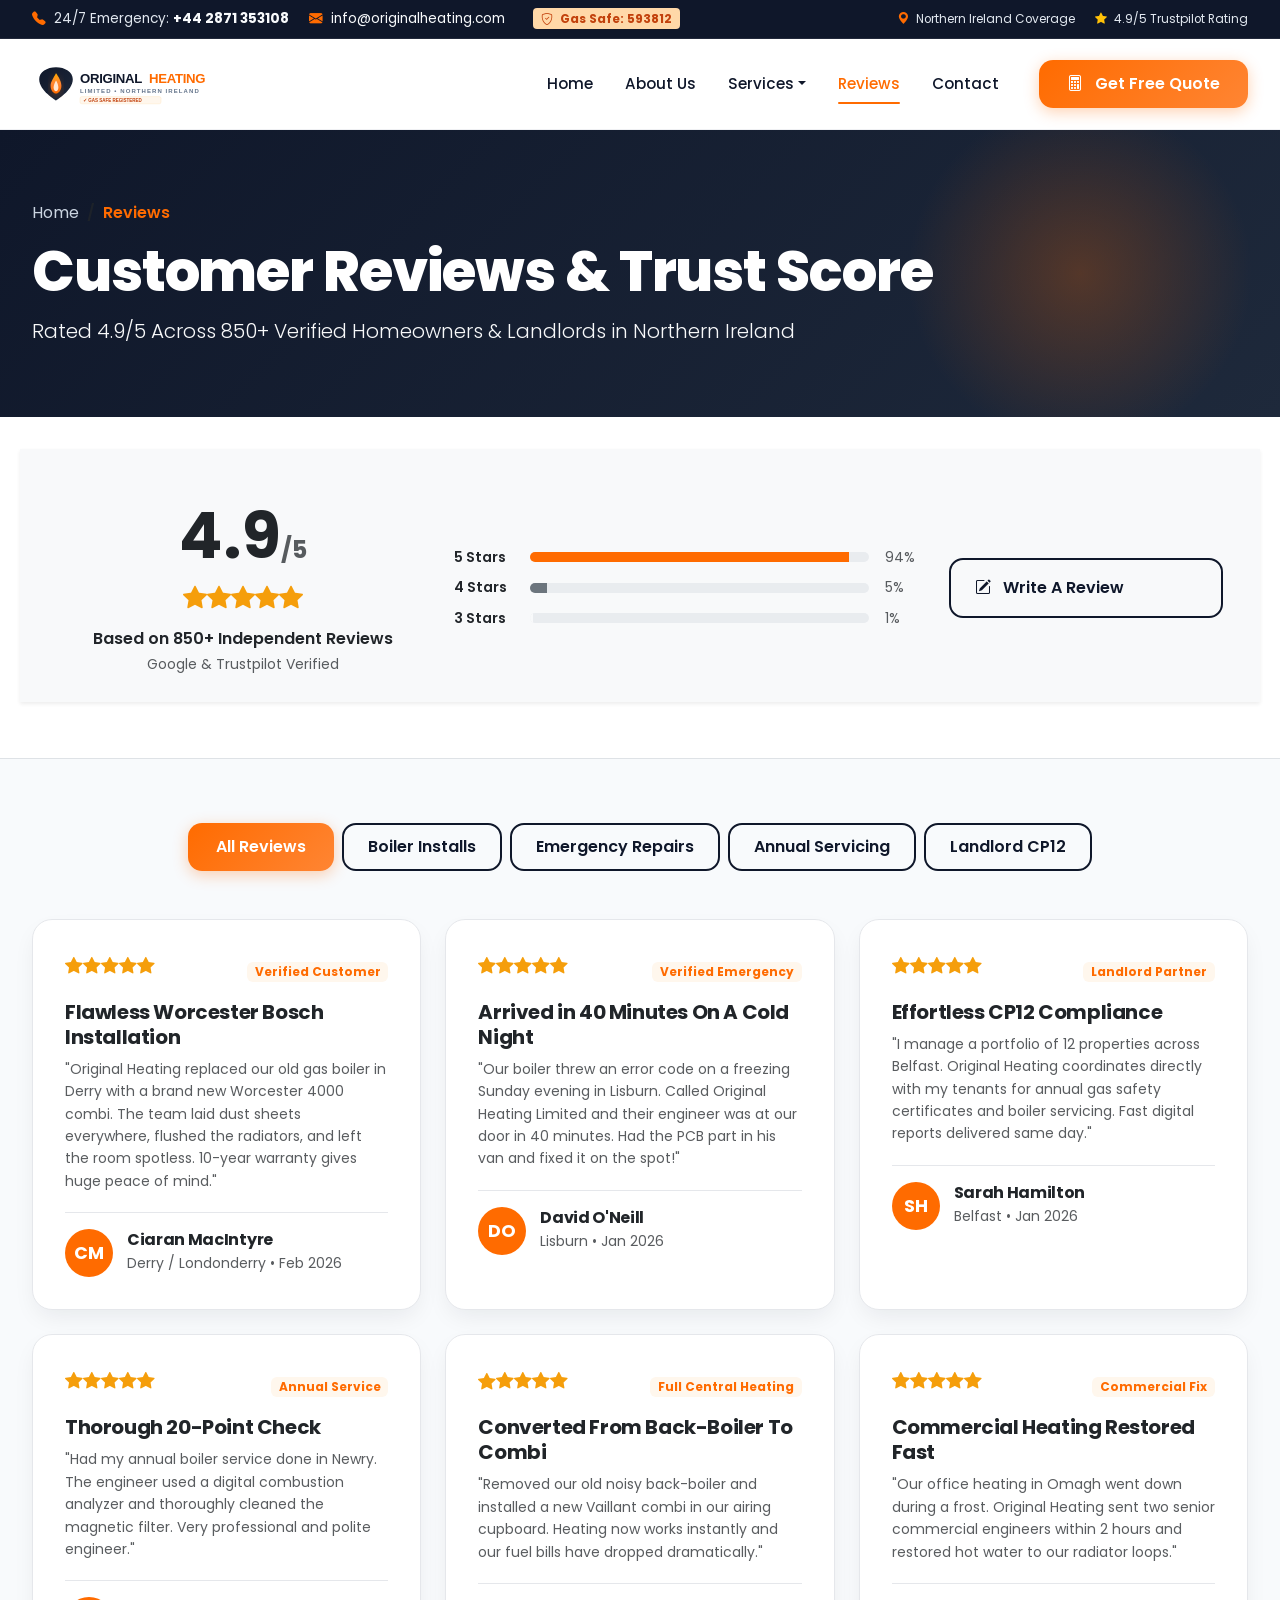
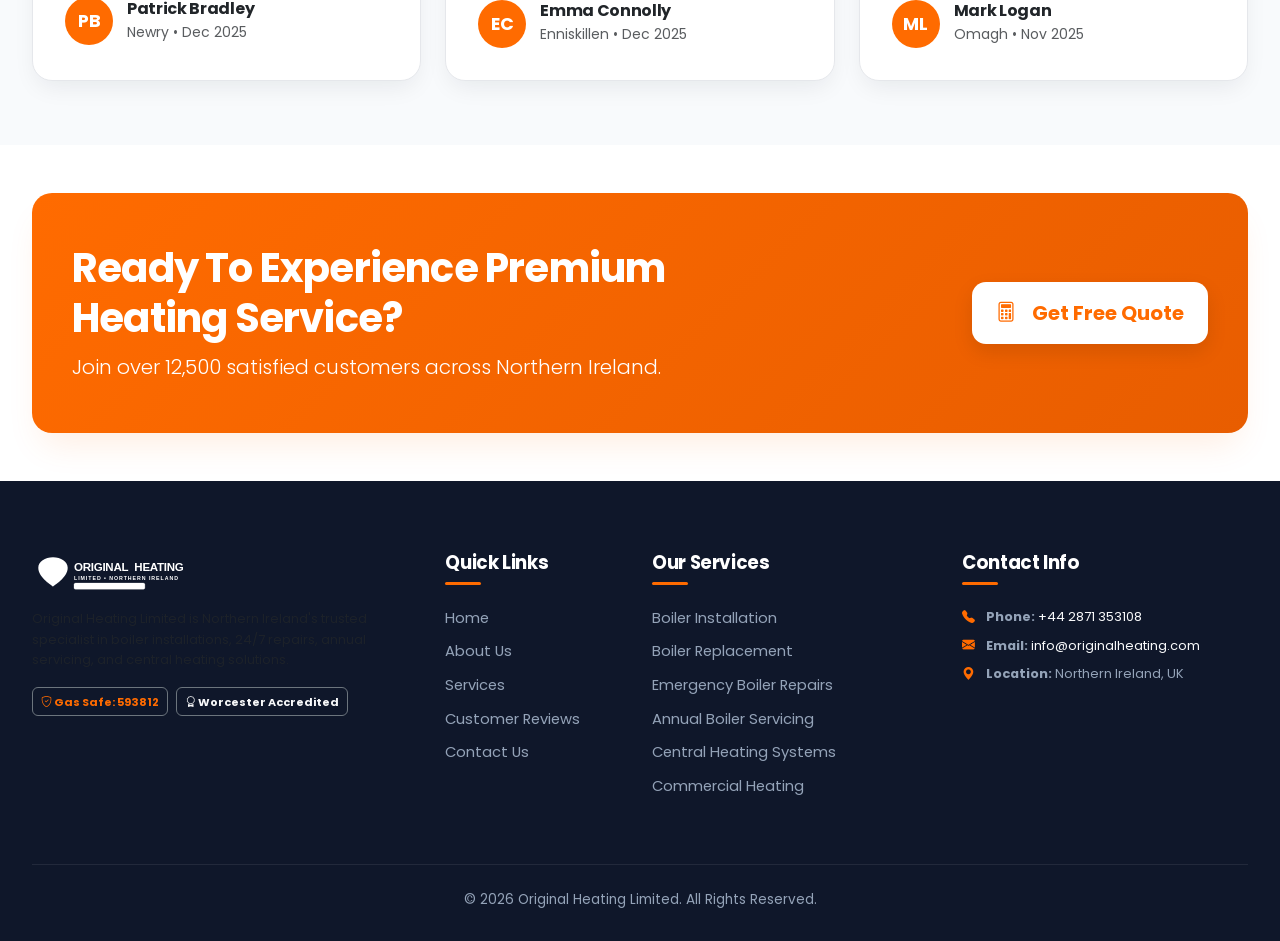
<file: reviews.html>
<!DOCTYPE html>
<html lang="en-GB">
<head>
  <meta charset="UTF-8">
  <meta name="viewport" content="width=device-width, initial-scale=1.0">
  <title>Customer Reviews & Trustpilot Rating | Original Heating Limited NI</title>
  <meta name="description" content="Read real reviews from homeowners and landlords across Northern Ireland who trust Original Heating Limited for boiler installation, servicing, and repairs.">

  <!-- Google Fonts: Poppins -->
  <link rel="preconnect" href="https://fonts.googleapis.com">
  <link rel="preconnect" href="https://fonts.gstatic.com" crossorigin>
  <link href="https://fonts.googleapis.com/css2?family=Poppins:ital,wght@0,400;0,500;0,600;0,700;0,800;1,400&display=swap" rel="stylesheet">

  <!-- Bootstrap 5 CSS -->
  <link href="https://cdn.jsdelivr.net/npm/bootstrap@5.3.3/dist/css/bootstrap.min.css" rel="stylesheet">
  <!-- Bootstrap Icons -->
  <link rel="stylesheet" href="https://cdn.jsdelivr.net/npm/bootstrap-icons@1.11.3/font/bootstrap-icons.min.css">
  <!-- AOS Animation CSS -->
  <link rel="stylesheet" href="https://unpkg.com/aos@next/dist/aos.css" />

  <!-- Custom Stylesheets -->
  <link rel="stylesheet" href="css/style.css">
  <link rel="stylesheet" href="css/responsive.css">
</head>
<body>

  <!-- Top Announcement Bar -->
  <div class="top-bar">
    <div class="container">
      <div class="row align-items-center">
        <div class="col-lg-7 col-md-8 text-center text-md-start">
          <span class="me-3"><i class="bi bi-telephone-fill text-orange me-1"></i> 24/7 Emergency: <a href="tel:+442871353108" class="fw-bold">+44 2871 353108</a></span>
          <span class="d-none d-sm-inline me-3"><i class="bi bi-envelope-fill text-orange me-1"></i> <a href="mailto:info@originalheating.com">info@originalheating.com</a></span>
          <span class="top-badge-gas-safe"><i class="bi bi-shield-check me-1"></i> Gas Safe: 593812</span>
        </div>
        <div class="col-lg-5 col-md-4 text-center text-md-end d-none d-md-block">
          <span class="small me-3"><i class="bi bi-geo-alt-fill text-orange me-1"></i> Northern Ireland Coverage</span>
          <span class="small"><i class="bi bi-star-fill text-warning me-1"></i> 4.9/5 Trustpilot Rating</span>
        </div>
      </div>
    </div>
  </div>

  <!-- Sticky Navbar -->
  <nav class="navbar navbar-expand-lg navbar-custom">
    <div class="container">
      <a class="navbar-brand" href="index.html">
        <img src="images/logo/logo.svg" alt="Original Heating Limited Logo">
      </a>
      <button class="navbar-toggler border-0 shadow-none" type="button" data-bs-toggle="collapse" data-bs-target="#navbarMain">
        <i class="bi bi-list fs-1 text-dark"></i>
      </button>

      <div class="collapse navbar-collapse" id="navbarMain">
        <ul class="navbar-nav ms-auto me-4 mb-2 mb-lg-0 align-items-lg-center">
          <li class="nav-item"><a class="nav-link" href="index.html">Home</a></li>
          <li class="nav-item"><a class="nav-link" href="about.html">About Us</a></li>
          <li class="nav-item dropdown">
            <a class="nav-link dropdown-toggle" href="services.html" id="servicesDropdown" role="button" data-bs-toggle="dropdown">Services</a>
            <ul class="dropdown-menu dropdown-menu-custom">
              <li><a class="dropdown-item dropdown-item-custom" href="services.html#boiler-installation"><i class="bi bi-fire"></i> Boiler Installation</a></li>
              <li><a class="dropdown-item dropdown-item-custom" href="services.html#boiler-replacement"><i class="bi bi-arrow-repeat"></i> Boiler Replacement</a></li>
              <li><a class="dropdown-item dropdown-item-custom" href="services.html#boiler-repairs"><i class="bi bi-tools"></i> 24/7 Boiler Repairs</a></li>
              <li><a class="dropdown-item dropdown-item-custom" href="services.html#boiler-servicing"><i class="bi bi-clipboard-check"></i> Annual Boiler Servicing</a></li>
              <li><a class="dropdown-item dropdown-item-custom" href="services.html#central-heating"><i class="bi bi-thermometer-high"></i> Central Heating Systems</a></li>
              <li><a class="dropdown-item dropdown-item-custom" href="services.html#radiator-installation"><i class="bi bi-grid-3x3-gap-fill"></i> Radiators & Commercial</a></li>
            </ul>
          </li>
          <li class="nav-item"><a class="nav-link active" href="reviews.html">Reviews</a></li>
          <li class="nav-item"><a class="nav-link" href="contact.html">Contact</a></li>
        </ul>
        <button class="btn btn-primary-orange" data-bs-toggle="modal" data-bs-target="#quoteModal">
          <i class="bi bi-calculator me-1"></i> Get Free Quote
        </button>
      </div>
    </div>
  </nav>

  <!-- Page Header Banner -->
  <section class="page-header">
    <div class="container position-relative z-1">
      <nav aria-label="breadcrumb">
        <ol class="breadcrumb breadcrumb-custom">
          <li class="breadcrumb-item"><a href="index.html">Home</a></li>
          <li class="breadcrumb-item active" aria-current="page">Reviews</li>
        </ol>
      </nav>
      <h1 class="mb-2">Customer Reviews & Trust Score</h1>
      <p class="lead mb-0 text-light opacity-90">Rated 4.9/5 Across 850+ Verified Homeowners & Landlords in Northern Ireland</p>
    </div>
  </section>

  <!-- Trust Summary Score Card -->
  <section class="py-5 bg-white border-bottom">
    <div class="container py-2">
      <div class="row align-items-center g-4 p-4 bg-light rounded-lg border border-light shadow-sm">
        <div class="col-lg-4 text-center border-lg-end">
          <div class="display-3 fw-bold text-dark mb-1">4.9<span class="fs-4 text-muted">/5</span></div>
          <div class="star-rating fs-4 mb-2">
            <i class="bi bi-star-fill"></i><i class="bi bi-star-fill"></i><i class="bi bi-star-fill"></i><i class="bi bi-star-fill"></i><i class="bi bi-star-fill"></i>
          </div>
          <p class="fw-semibold text-dark mb-0">Based on 850+ Independent Reviews</p>
          <span class="small text-muted">Google & Trustpilot Verified</span>
        </div>

        <div class="col-lg-5">
          <div class="mb-2 d-flex align-items-center gap-3">
            <span class="small fw-semibold text-dark" style="width: 60px;">5 Stars</span>
            <div class="progress flex-grow-1" style="height: 10px;">
              <div class="progress-bar bg-orange" role="progressbar" style="width: 94%;"></div>
            </div>
            <span class="small text-muted" style="width: 40px;">94%</span>
          </div>
          <div class="mb-2 d-flex align-items-center gap-3">
            <span class="small fw-semibold text-dark" style="width: 60px;">4 Stars</span>
            <div class="progress flex-grow-1" style="height: 10px;">
              <div class="progress-bar bg-secondary" role="progressbar" style="width: 5%;"></div>
            </div>
            <span class="small text-muted" style="width: 40px;">5%</span>
          </div>
          <div class="d-flex align-items-center gap-3">
            <span class="small fw-semibold text-dark" style="width: 60px;">3 Stars</span>
            <div class="progress flex-grow-1" style="height: 10px;">
              <div class="progress-bar bg-light" role="progressbar" style="width: 1%;"></div>
            </div>
            <span class="small text-muted" style="width: 40px;">1%</span>
          </div>
        </div>

        <div class="col-lg-3 text-center">
          <button class="btn btn-outline-navy w-100 py-3" data-bs-toggle="modal" data-bs-target="#leaveReviewModal">
            <i class="bi bi-pencil-square me-1"></i> Write A Review
          </button>
        </div>
      </div>
    </div>
  </section>

  <!-- Filterable Customer Reviews Section -->
  <section class="py-5 bg-light-section">
    <div class="container py-3">
      <!-- Filter Controls -->
      <div class="d-flex flex-wrap justify-content-center gap-2 mb-5">
        <button class="btn btn-primary-orange review-filter-btn active" data-filter="all">All Reviews</button>
        <button class="btn btn-outline-navy review-filter-btn" data-filter="installs">Boiler Installs</button>
        <button class="btn btn-outline-navy review-filter-btn" data-filter="repairs">Emergency Repairs</button>
        <button class="btn btn-outline-navy review-filter-btn" data-filter="servicing">Annual Servicing</button>
        <button class="btn btn-outline-navy review-filter-btn" data-filter="landlords">Landlord CP12</button>
      </div>

      <!-- Reviews Grid -->
      <div class="row g-4" id="reviewsGrid">
        <!-- Review Card 1 -->
        <div class="col-lg-4 col-md-6 review-card-item" data-category="installs" data-aos="fade-up">
          <div class="testimonial-card">
            <div class="d-flex justify-content-between align-items-center mb-2">
              <div class="star-rating">
                <i class="bi bi-star-fill"></i><i class="bi bi-star-fill"></i><i class="bi bi-star-fill"></i><i class="bi bi-star-fill"></i><i class="bi bi-star-fill"></i>
              </div>
              <span class="badge bg-orange-light text-orange small">Verified Customer</span>
            </div>
            <h5 class="fw-bold text-dark mb-2">Flawless Worcester Bosch Installation</h5>
            <p class="text-muted small">"Original Heating replaced our old gas boiler in Derry with a brand new Worcester 4000 combi. The team laid dust sheets everywhere, flushed the radiators, and left the room spotless. 10-year warranty gives huge peace of mind."</p>
            <div class="client-info">
              <div class="client-avatar">CM</div>
              <div>
                <h6 class="mb-0 text-dark fw-bold">Ciaran MacIntyre</h6>
                <span class="small text-muted">Derry / Londonderry • Feb 2026</span>
              </div>
            </div>
          </div>
        </div>

        <!-- Review Card 2 -->
        <div class="col-lg-4 col-md-6 review-card-item" data-category="repairs" data-aos="fade-up" data-aos-delay="100">
          <div class="testimonial-card">
            <div class="d-flex justify-content-between align-items-center mb-2">
              <div class="star-rating">
                <i class="bi bi-star-fill"></i><i class="bi bi-star-fill"></i><i class="bi bi-star-fill"></i><i class="bi bi-star-fill"></i><i class="bi bi-star-fill"></i>
              </div>
              <span class="badge bg-orange-light text-orange small">Verified Emergency</span>
            </div>
            <h5 class="fw-bold text-dark mb-2">Arrived in 40 Minutes On A Cold Night</h5>
            <p class="text-muted small">"Our boiler threw an error code on a freezing Sunday evening in Lisburn. Called Original Heating Limited and their engineer was at our door in 40 minutes. Had the PCB part in his van and fixed it on the spot!"</p>
            <div class="client-info">
              <div class="client-avatar">DO</div>
              <div>
                <h6 class="mb-0 text-dark fw-bold">David O'Neill</h6>
                <span class="small text-muted">Lisburn • Jan 2026</span>
              </div>
            </div>
          </div>
        </div>

        <!-- Review Card 3 -->
        <div class="col-lg-4 col-md-6 review-card-item" data-category="landlords" data-aos="fade-up" data-aos-delay="200">
          <div class="testimonial-card">
            <div class="d-flex justify-content-between align-items-center mb-2">
              <div class="star-rating">
                <i class="bi bi-star-fill"></i><i class="bi bi-star-fill"></i><i class="bi bi-star-fill"></i><i class="bi bi-star-fill"></i><i class="bi bi-star-fill"></i>
              </div>
              <span class="badge bg-orange-light text-orange small">Landlord Partner</span>
            </div>
            <h5 class="fw-bold text-dark mb-2">Effortless CP12 Compliance</h5>
            <p class="text-muted small">"I manage a portfolio of 12 properties across Belfast. Original Heating coordinates directly with my tenants for annual gas safety certificates and boiler servicing. Fast digital reports delivered same day."</p>
            <div class="client-info">
              <div class="client-avatar">SH</div>
              <div>
                <h6 class="mb-0 text-dark fw-bold">Sarah Hamilton</h6>
                <span class="small text-muted">Belfast • Jan 2026</span>
              </div>
            </div>
          </div>
        </div>

        <!-- Review Card 4 -->
        <div class="col-lg-4 col-md-6 review-card-item" data-category="servicing" data-aos="fade-up">
          <div class="testimonial-card">
            <div class="d-flex justify-content-between align-items-center mb-2">
              <div class="star-rating">
                <i class="bi bi-star-fill"></i><i class="bi bi-star-fill"></i><i class="bi bi-star-fill"></i><i class="bi bi-star-fill"></i><i class="bi bi-star-fill"></i>
              </div>
              <span class="badge bg-orange-light text-orange small">Annual Service</span>
            </div>
            <h5 class="fw-bold text-dark mb-2">Thorough 20-Point Check</h5>
            <p class="text-muted small">"Had my annual boiler service done in Newry. The engineer used a digital combustion analyzer and thoroughly cleaned the magnetic filter. Very professional and polite engineer."</p>
            <div class="client-info">
              <div class="client-avatar">PB</div>
              <div>
                <h6 class="mb-0 text-dark fw-bold">Patrick Bradley</h6>
                <span class="small text-muted">Newry • Dec 2025</span>
              </div>
            </div>
          </div>
        </div>

        <!-- Review Card 5 -->
        <div class="col-lg-4 col-md-6 review-card-item" data-category="installs" data-aos="fade-up" data-aos-delay="100">
          <div class="testimonial-card">
            <div class="d-flex justify-content-between align-items-center mb-2">
              <div class="star-rating">
                <i class="bi bi-star-fill"></i><i class="bi bi-star-fill"></i><i class="bi bi-star-fill"></i><i class="bi bi-star-fill"></i><i class="bi bi-star-fill"></i>
              </div>
              <span class="badge bg-orange-light text-orange small">Full Central Heating</span>
            </div>
            <h5 class="fw-bold text-dark mb-2">Converted From Back-Boiler To Combi</h5>
            <p class="text-muted small">"Removed our old noisy back-boiler and installed a new Vaillant combi in our airing cupboard. Heating now works instantly and our fuel bills have dropped dramatically."</p>
            <div class="client-info">
              <div class="client-avatar">EC</div>
              <div>
                <h6 class="mb-0 text-dark fw-bold">Emma Connolly</h6>
                <span class="small text-muted">Enniskillen • Dec 2025</span>
              </div>
            </div>
          </div>
        </div>

        <!-- Review Card 6 -->
        <div class="col-lg-4 col-md-6 review-card-item" data-category="repairs" data-aos="fade-up" data-aos-delay="200">
          <div class="testimonial-card">
            <div class="d-flex justify-content-between align-items-center mb-2">
              <div class="star-rating">
                <i class="bi bi-star-fill"></i><i class="bi bi-star-fill"></i><i class="bi bi-star-fill"></i><i class="bi bi-star-fill"></i><i class="bi bi-star-fill"></i>
              </div>
              <span class="badge bg-orange-light text-orange small">Commercial Fix</span>
            </div>
            <h5 class="fw-bold text-dark mb-2">Commercial Heating Restored Fast</h5>
            <p class="text-muted small">"Our office heating in Omagh went down during a frost. Original Heating sent two senior commercial engineers within 2 hours and restored hot water to our radiator loops."</p>
            <div class="client-info">
              <div class="client-avatar">ML</div>
              <div>
                <h6 class="mb-0 text-dark fw-bold">Mark Logan</h6>
                <span class="small text-muted">Omagh • Nov 2025</span>
              </div>
            </div>
          </div>
        </div>
      </div>
    </div>
  </section>

  <!-- Emergency Callout CTA Banner -->
  <section class="py-5 bg-white">
    <div class="container">
      <div class="cta-banner" data-aos="zoom-in">
        <div class="row align-items-center">
          <div class="col-lg-8">
            <h2 class="mb-2">Ready To Experience Premium Heating Service?</h2>
            <p class="lead mb-0 opacity-90">Join over 12,500 satisfied customers across Northern Ireland.</p>
          </div>
          <div class="col-lg-4 text-lg-end mt-3 mt-lg-0">
            <button class="btn btn-white-orange fs-5 py-3 px-4" data-bs-toggle="modal" data-bs-target="#quoteModal">
              <i class="bi bi-calculator me-2"></i> Get Free Quote
            </button>
          </div>
        </div>
      </div>
    </div>
  </section>

  <!-- Footer -->
  <footer class="footer-main">
    <div class="container">
      <div class="row g-4">
        <div class="col-lg-4 col-md-6">
          <div class="footer-logo mb-3">
            <img src="images/logo/logo.svg" alt="Original Heating Logo" style="filter: brightness(0) invert(1); height: 42px;">
          </div>
          <p class="small text-muted mb-3">
            Original Heating Limited is Northern Ireland's trusted specialist in boiler installations, 24/7 repairs, annual servicing, and central heating solutions.
          </p>
          <div class="d-flex gap-2">
            <span class="badge bg-navy border border-secondary text-orange p-2"><i class="bi bi-shield-check"></i> Gas Safe: 593812</span>
            <span class="badge bg-navy border border-secondary text-light p-2"><i class="bi bi-award"></i> Worcester Accredited</span>
          </div>
        </div>

        <div class="col-lg-2 col-md-6">
          <h5 class="footer-title">Quick Links</h5>
          <ul class="footer-links">
            <li><a href="index.html">Home</a></li>
            <li><a href="about.html">About Us</a></li>
            <li><a href="services.html">Services</a></li>
            <li><a href="reviews.html">Customer Reviews</a></li>
            <li><a href="contact.html">Contact Us</a></li>
          </ul>
        </div>

        <div class="col-lg-3 col-md-6">
          <h5 class="footer-title">Our Services</h5>
          <ul class="footer-links">
            <li><a href="services.html#boiler-installation">Boiler Installation</a></li>
            <li><a href="services.html#boiler-replacement">Boiler Replacement</a></li>
            <li><a href="services.html#boiler-repairs">Emergency Boiler Repairs</a></li>
            <li><a href="services.html#boiler-servicing">Annual Boiler Servicing</a></li>
            <li><a href="services.html#central-heating">Central Heating Systems</a></li>
            <li><a href="services.html#radiator-installation">Commercial Heating</a></li>
          </ul>
        </div>

        <div class="col-lg-3 col-md-6">
          <h5 class="footer-title">Contact Info</h5>
          <p class="small mb-2"><i class="bi bi-telephone-fill text-orange me-2"></i> <strong>Phone:</strong> <a href="tel:+442871353108" class="text-light">+44 2871 353108</a></p>
          <p class="small mb-2"><i class="bi bi-envelope-fill text-orange me-2"></i> <strong>Email:</strong> <a href="mailto:info@originalheating.com" class="text-light">info@originalheating.com</a></p>
          <p class="small mb-2"><i class="bi bi-geo-alt-fill text-orange me-2"></i> <strong>Location:</strong> Northern Ireland, UK</p>
        </div>
      </div>

      <div class="footer-bottom text-center">
        <p class="mb-0">&copy; 2026 Original Heating Limited. All Rights Reserved.</p>
      </div>
    </div>
  </footer>

  <!-- Leave Review Modal -->
  <div class="modal fade" id="leaveReviewModal" tabindex="-1" aria-hidden="true">
    <div class="modal-dialog modal-dialog-centered">
      <div class="modal-content modal-content-custom">
        <div class="modal-header modal-header-custom">
          <h5 class="modal-title font-weight-bold">Leave A Verified Review</h5>
          <button type="button" class="btn-close" data-bs-dismiss="modal" aria-label="Close"></button>
        </div>
        <div class="modal-body p-4">
          <form onsubmit="event.preventDefault(); alert('Thank you for your feedback! Your review will appear after verification.'); bootstrap.Modal.getInstance(document.getElementById('leaveReviewModal')).hide();">
            <div class="mb-3">
              <label class="form-label">Your Name</label>
              <input type="text" class="form-control form-control-custom" placeholder="e.g. John Doe" required>
            </div>
            <div class="mb-3">
              <label class="form-label">Town / Location</label>
              <input type="text" class="form-control form-control-custom" placeholder="e.g. Belfast" required>
            </div>
            <div class="mb-3">
              <label class="form-label">Star Rating</label>
              <select class="form-select form-select-custom">
                <option value="5">⭐⭐⭐⭐⭐ (5/5 Excellent)</option>
                <option value="4">⭐⭐⭐⭐ (4/5 Good)</option>
              </select>
            </div>
            <div class="mb-3">
              <label class="form-label">Your Review Comments</label>
              <textarea class="form-control form-control-custom" rows="3" placeholder="Tell us about your boiler installation or repair experience..." required></textarea>
            </div>
            <button type="submit" class="btn btn-primary-orange w-100 py-2">Submit Review</button>
          </form>
        </div>
      </div>
    </div>
  </div>

  <!-- Get Free Quote Modal -->
  <div class="modal fade" id="quoteModal" tabindex="-1" aria-labelledby="quoteModalLabel" aria-hidden="true">
    <div class="modal-dialog modal-dialog-centered modal-lg">
      <div class="modal-content modal-content-custom">
        <div class="modal-header modal-header-custom">
          <div>
            <h4 class="modal-title font-weight-bold mb-1" id="quoteModalLabel">Get Your Fixed Price Boiler Quote</h4>
            <p class="small mb-0 opacity-80">Zero obligation • Up to 10-Year Warranty • 0% Finance Available</p>
          </div>
          <button type="button" class="btn-close" data-bs-dismiss="modal" aria-label="Close"></button>
        </div>
        <div class="modal-body p-4">
          <form id="modalQuoteForm">
            <div class="row g-3">
              <div class="col-md-6">
                <label class="form-label">Full Name</label>
                <input type="text" class="form-control form-control-custom" name="name" placeholder="John Smith" required>
              </div>
              <div class="col-md-6">
                <label class="form-label">Phone Number</label>
                <input type="tel" class="form-control form-control-custom" name="phone" placeholder="+44 7123 456789" required>
              </div>
              <div class="col-md-6">
                <label class="form-label">Email Address</label>
                <input type="email" class="form-control form-control-custom" name="email" placeholder="john@example.com" required>
              </div>
              <div class="col-md-6">
                <label class="form-label">Postcode (Northern Ireland)</label>
                <input type="text" class="form-control form-control-custom" name="postcode" placeholder="e.g. BT48 8AB" required>
              </div>
            </div>

            <div class="mt-4 text-end">
              <button type="button" class="btn btn-outline-navy me-2" data-bs-dismiss="modal">Cancel</button>
              <button type="submit" class="btn btn-primary-orange py-2 px-4">
                <i class="bi bi-send-fill me-1"></i> Calculate & Request Quote
              </button>
            </div>
          </form>
        </div>
      </div>
    </div>
  </div>

  <!-- JS Libraries -->
  <script src="https://cdn.jsdelivr.net/npm/bootstrap@5.3.3/dist/js/bootstrap.bundle.min.js"></script>
  <script src="https://unpkg.com/aos@next/dist/aos.js"></script>
  <script src="js/script.js"></script>
</body>
</html>
</file>
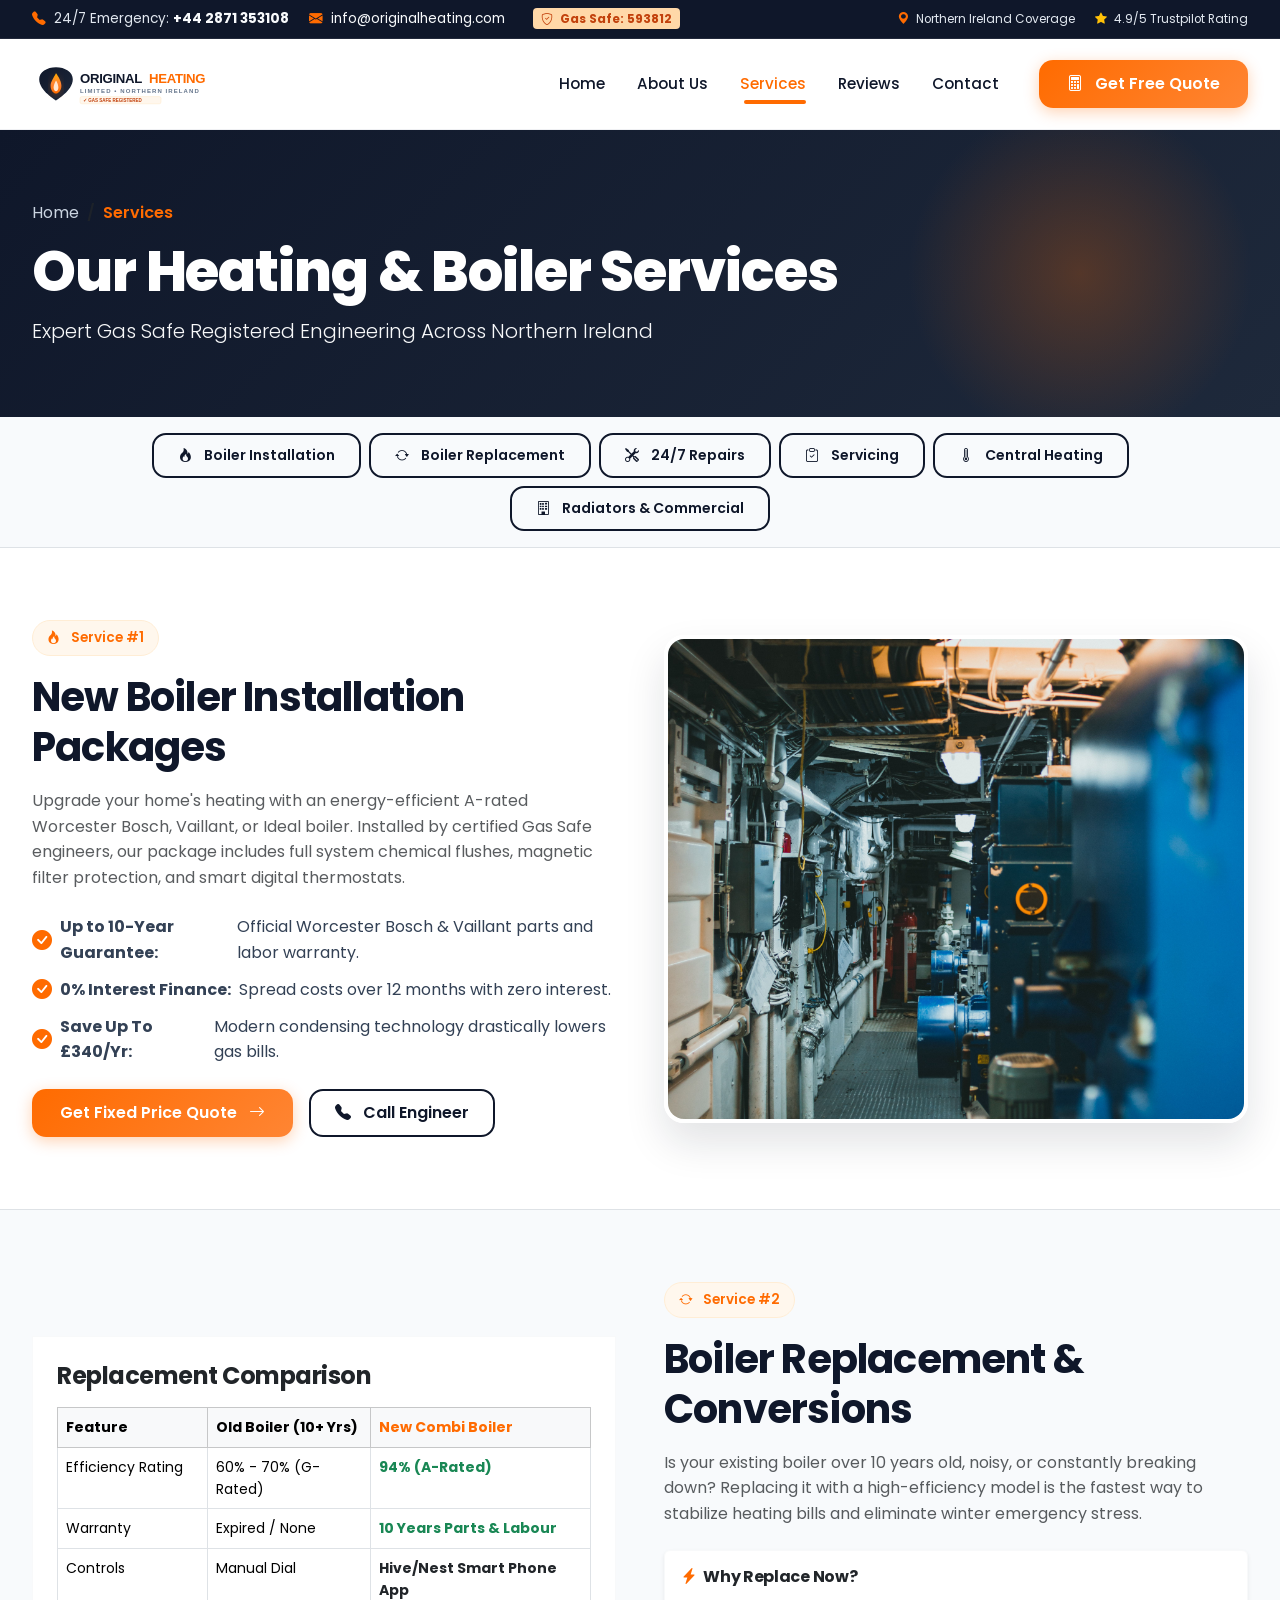
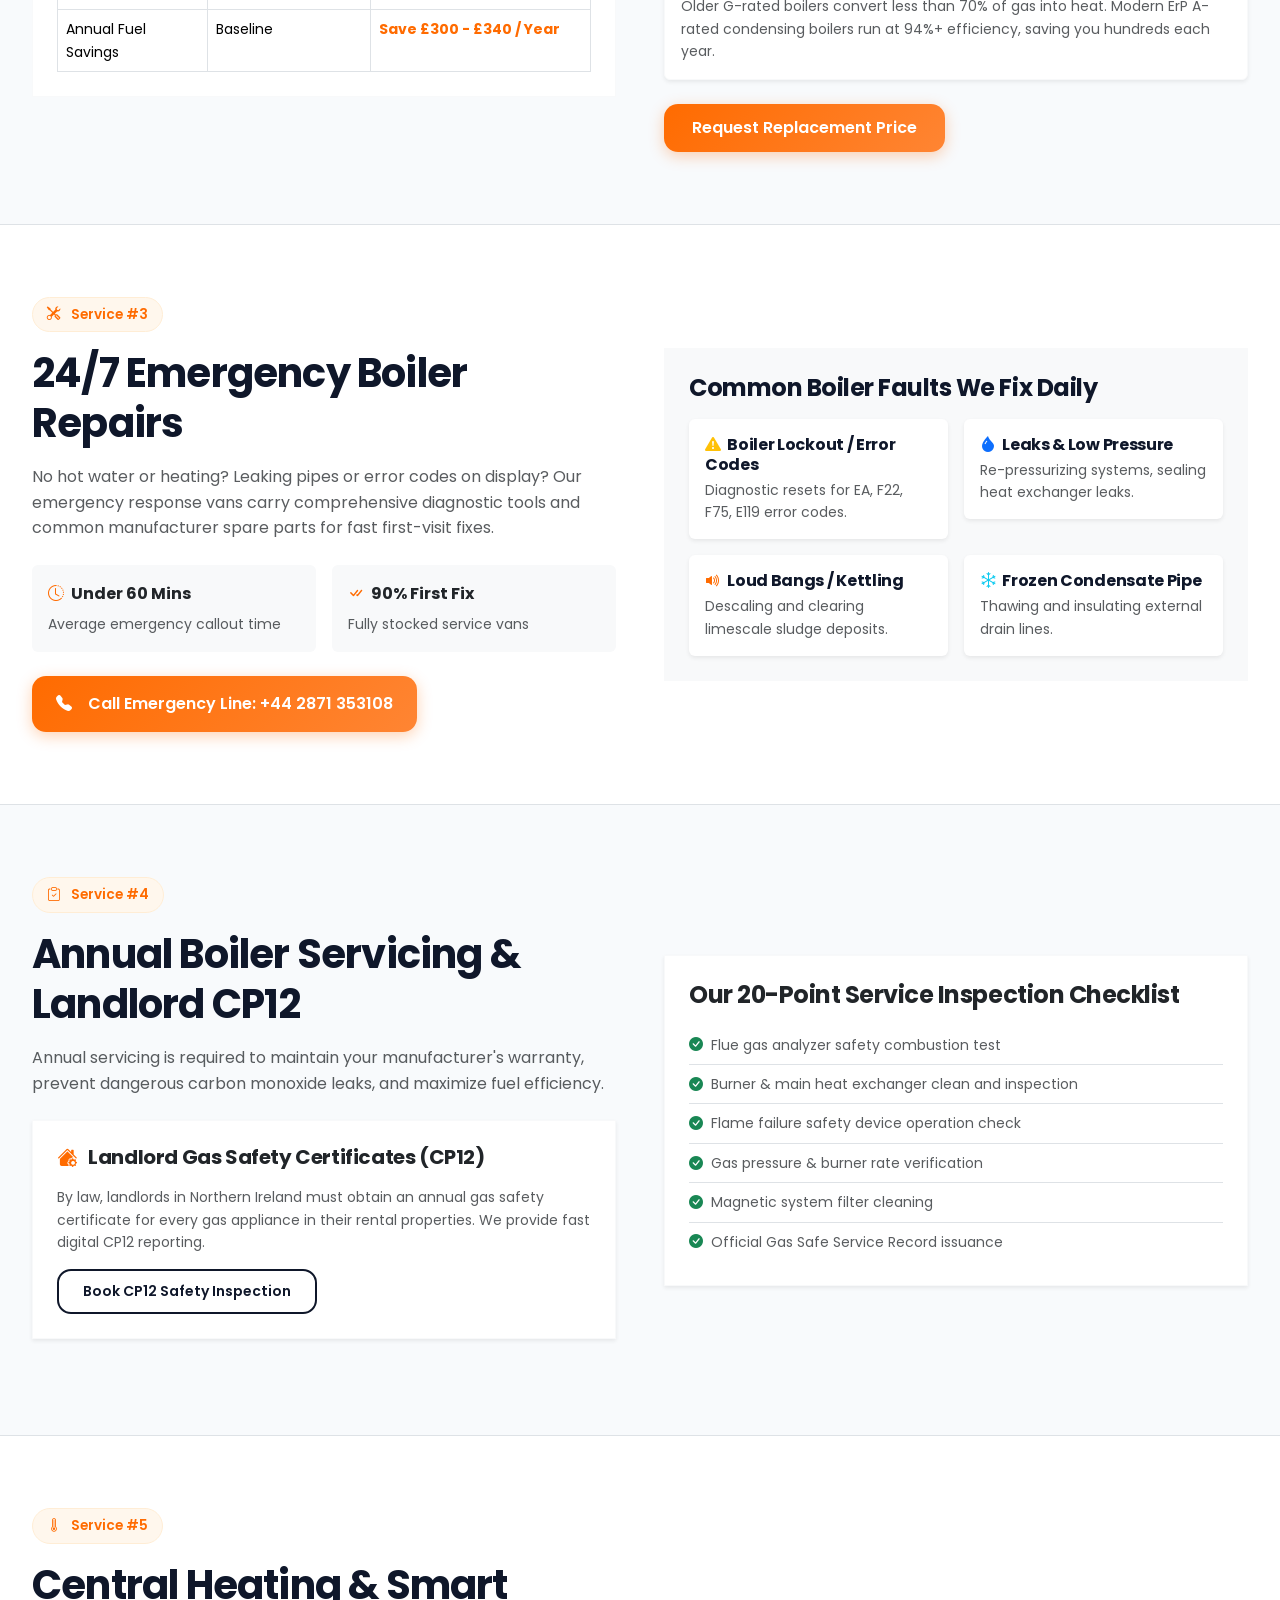
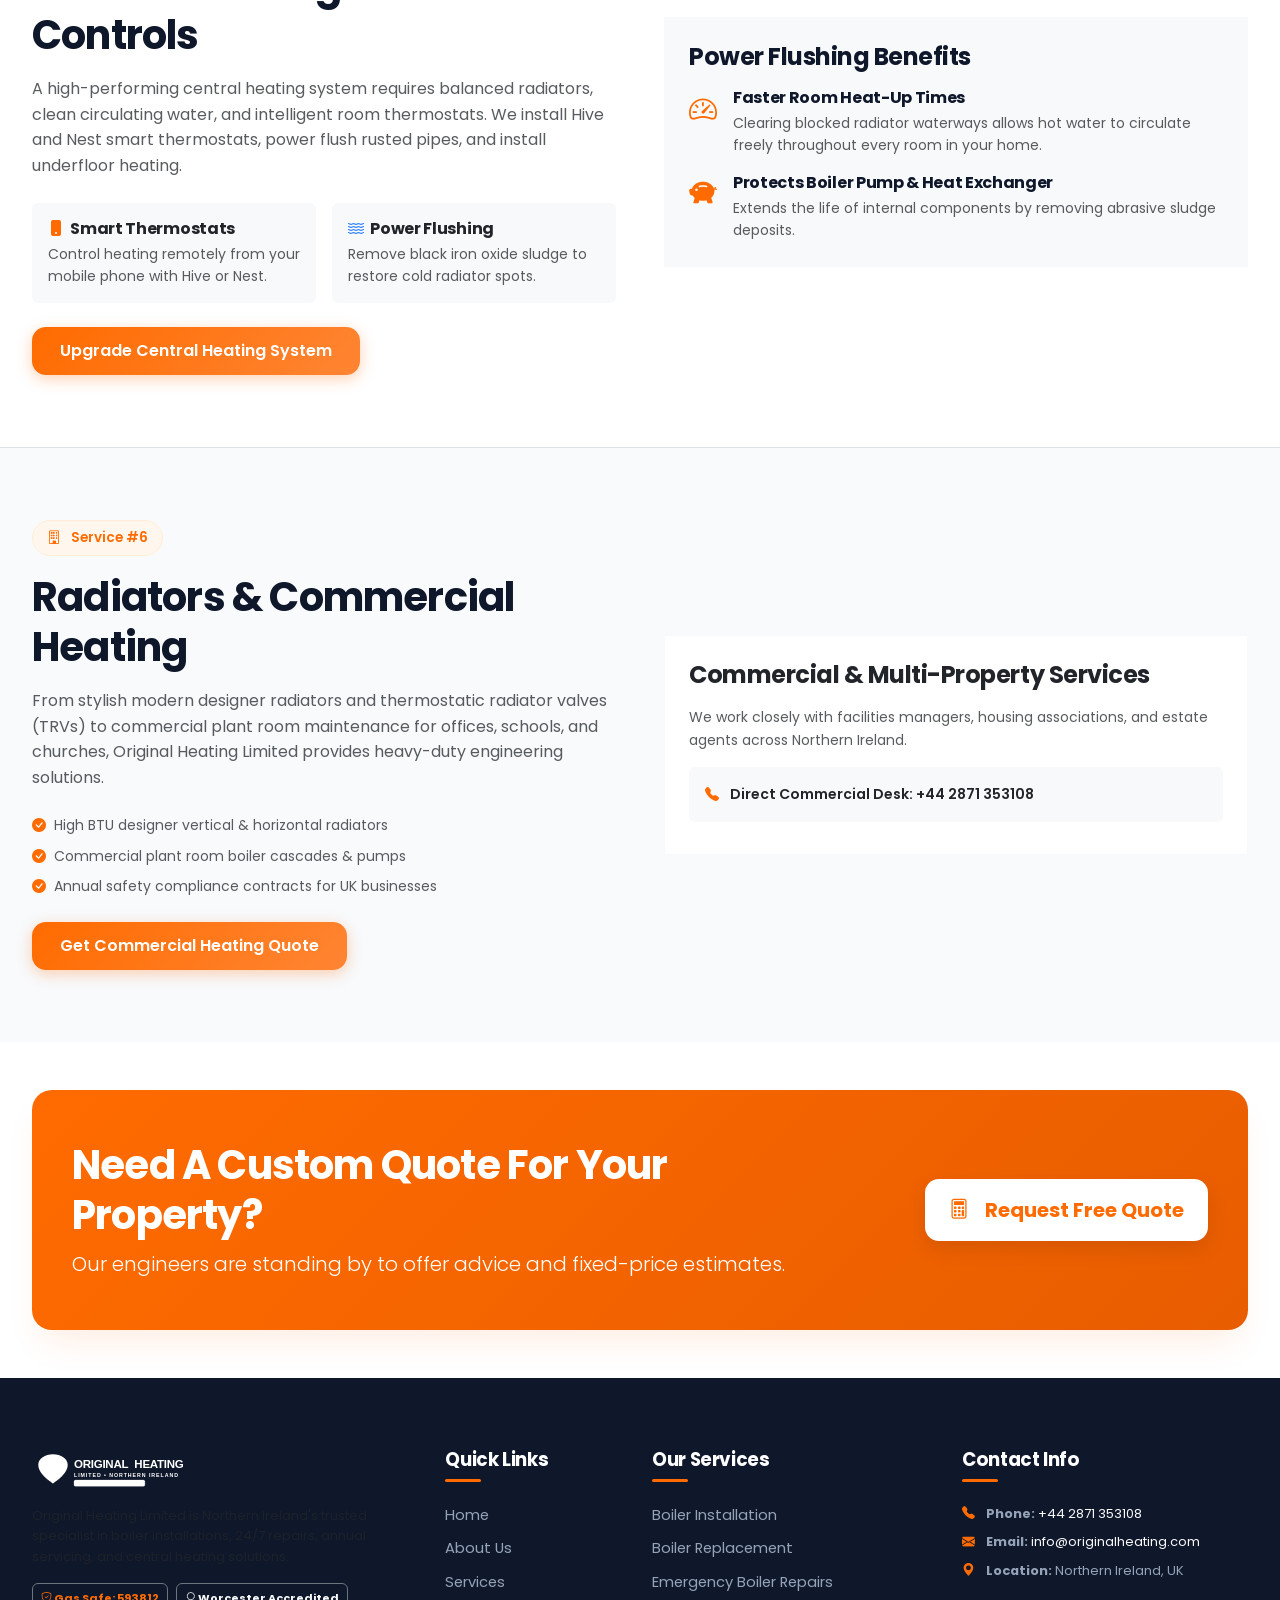
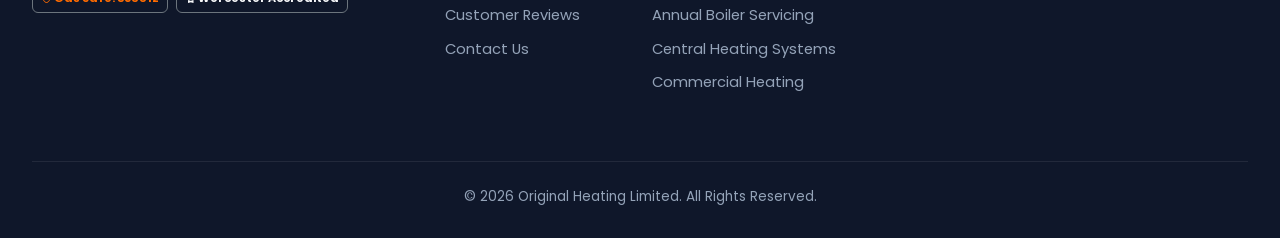
<file: services.html>
<!DOCTYPE html>
<html lang="en-GB">
<head>
  <meta charset="UTF-8">
  <meta name="viewport" content="width=device-width, initial-scale=1.0">
  <title>Heating & Boiler Services | Original Heating Limited Northern Ireland</title>
  <meta name="description" content="Explore our complete range of heating services: Boiler Installation, Replacement, 24/7 Repairs, Servicing, Central Heating & Commercial Heating across Northern Ireland.">

  <!-- Google Fonts: Poppins -->
  <link rel="preconnect" href="https://fonts.googleapis.com">
  <link rel="preconnect" href="https://fonts.gstatic.com" crossorigin>
  <link href="https://fonts.googleapis.com/css2?family=Poppins:ital,wght@0,400;0,500;0,600;0,700;0,800;1,400&display=swap" rel="stylesheet">

  <!-- Bootstrap 5 CSS -->
  <link href="https://cdn.jsdelivr.net/npm/bootstrap@5.3.3/dist/css/bootstrap.min.css" rel="stylesheet">
  <!-- Bootstrap Icons -->
  <link rel="stylesheet" href="https://cdn.jsdelivr.net/npm/bootstrap-icons@1.11.3/font/bootstrap-icons.min.css">
  <!-- AOS Animation CSS -->
  <link rel="stylesheet" href="https://unpkg.com/aos@next/dist/aos.css" />

  <!-- Custom Stylesheets -->
  <link rel="stylesheet" href="css/style.css">
  <link rel="stylesheet" href="css/responsive.css">
</head>
<body>

  <!-- Top Announcement Bar -->
  <div class="top-bar">
    <div class="container">
      <div class="row align-items-center">
        <div class="col-lg-7 col-md-8 text-center text-md-start">
          <span class="me-3"><i class="bi bi-telephone-fill text-orange me-1"></i> 24/7 Emergency: <a href="tel:+442871353108" class="fw-bold">+44 2871 353108</a></span>
          <span class="d-none d-sm-inline me-3"><i class="bi bi-envelope-fill text-orange me-1"></i> <a href="mailto:info@originalheating.com">info@originalheating.com</a></span>
          <span class="top-badge-gas-safe"><i class="bi bi-shield-check me-1"></i> Gas Safe: 593812</span>
        </div>
        <div class="col-lg-5 col-md-4 text-center text-md-end d-none d-md-block">
          <span class="small me-3"><i class="bi bi-geo-alt-fill text-orange me-1"></i> Northern Ireland Coverage</span>
          <span class="small"><i class="bi bi-star-fill text-warning me-1"></i> 4.9/5 Trustpilot Rating</span>
        </div>
      </div>
    </div>
  </div>

  <!-- Sticky Navbar -->
  <nav class="navbar navbar-expand-lg navbar-custom">
    <div class="container">
      <a class="navbar-brand" href="index.html">
        <img src="images/logo/logo.svg" alt="Original Heating Limited Logo">
      </a>
      <button class="navbar-toggler border-0 shadow-none" type="button" data-bs-toggle="collapse" data-bs-target="#navbarMain">
        <i class="bi bi-list fs-1 text-dark"></i>
      </button>

      <div class="collapse navbar-collapse" id="navbarMain">
        <ul class="navbar-nav ms-auto me-4 mb-2 mb-lg-0 align-items-lg-center">
          <li class="nav-item"><a class="nav-link" href="index.html">Home</a></li>
          <li class="nav-item"><a class="nav-link" href="about.html">About Us</a></li>
          <li class="nav-item dropdown">
            <a class="nav-link dropdown-toggle active" href="services.html" id="servicesDropdown" role="button" data-bs-toggle="dropdown">Services</a>
            <ul class="dropdown-menu dropdown-menu-custom">
              <li><a class="dropdown-item dropdown-item-custom" href="services.html#boiler-installation"><i class="bi bi-fire"></i> Boiler Installation</a></li>
              <li><a class="dropdown-item dropdown-item-custom" href="services.html#boiler-replacement"><i class="bi bi-arrow-repeat"></i> Boiler Replacement</a></li>
              <li><a class="dropdown-item dropdown-item-custom" href="services.html#boiler-repairs"><i class="bi bi-tools"></i> 24/7 Boiler Repairs</a></li>
              <li><a class="dropdown-item dropdown-item-custom" href="services.html#boiler-servicing"><i class="bi bi-clipboard-check"></i> Annual Boiler Servicing</a></li>
              <li><a class="dropdown-item dropdown-item-custom" href="services.html#central-heating"><i class="bi bi-thermometer-high"></i> Central Heating Systems</a></li>
              <li><a class="dropdown-item dropdown-item-custom" href="services.html#radiator-installation"><i class="bi bi-grid-3x3-gap-fill"></i> Radiators & Commercial</a></li>
            </ul>
          </li>
          <li class="nav-item"><a class="nav-link" href="reviews.html">Reviews</a></li>
          <li class="nav-item"><a class="nav-link" href="contact.html">Contact</a></li>
        </ul>
        <button class="btn btn-primary-orange" data-bs-toggle="modal" data-bs-target="#quoteModal">
          <i class="bi bi-calculator me-1"></i> Get Free Quote
        </button>
      </div>
    </div>
  </nav>

  <!-- Page Header Banner -->
  <section class="page-header">
    <div class="container position-relative z-1">
      <nav aria-label="breadcrumb">
        <ol class="breadcrumb breadcrumb-custom">
          <li class="breadcrumb-item"><a href="index.html">Home</a></li>
          <li class="breadcrumb-item active" aria-current="page">Services</li>
        </ol>
      </nav>
      <h1 class="mb-2">Our Heating & Boiler Services</h1>
      <p class="lead mb-0 text-light opacity-90">Expert Gas Safe Registered Engineering Across Northern Ireland</p>
    </div>
  </section>

  <!-- Quick Anchor Navigation Strip -->
  <section class="py-3 bg-light-section border-bottom">
    <div class="container">
      <div class="d-flex flex-wrap gap-2 justify-content-center">
        <a href="#boiler-installation" class="btn btn-sm btn-outline-navy"><i class="bi bi-fire me-1"></i> Boiler Installation</a>
        <a href="#boiler-replacement" class="btn btn-sm btn-outline-navy"><i class="bi bi-arrow-repeat me-1"></i> Boiler Replacement</a>
        <a href="#boiler-repairs" class="btn btn-sm btn-outline-navy"><i class="bi bi-tools me-1"></i> 24/7 Repairs</a>
        <a href="#boiler-servicing" class="btn btn-sm btn-outline-navy"><i class="bi bi-clipboard-check me-1"></i> Servicing</a>
        <a href="#central-heating" class="btn btn-sm btn-outline-navy"><i class="bi bi-thermometer-high me-1"></i> Central Heating</a>
        <a href="#radiator-installation" class="btn btn-sm btn-outline-navy"><i class="bi bi-building me-1"></i> Radiators & Commercial</a>
      </div>
    </div>
  </section>

  <!-- SECTION 1: Boiler Installation -->
  <section id="boiler-installation" class="py-5 bg-white border-bottom">
    <div class="container py-4">
      <div class="row align-items-center g-5">
        <div class="col-lg-6" data-aos="fade-right">
          <span class="badge-tag"><i class="bi bi-fire me-1"></i> Service #1</span>
          <h2 class="mb-3">New Boiler Installation Packages</h2>
          <p class="text-muted mb-4">
            Upgrade your home's heating with an energy-efficient A-rated Worcester Bosch, Vaillant, or Ideal boiler. Installed by certified Gas Safe engineers, our package includes full system chemical flushes, magnetic filter protection, and smart digital thermostats.
          </p>

          <ul class="list-unstyled mb-4">
            <li class="mb-2 d-flex align-items-center gap-2"><i class="bi bi-check-circle-fill text-orange fs-5"></i> <strong>Up to 10-Year Guarantee:</strong> Official Worcester Bosch & Vaillant parts and labor warranty.</li>
            <li class="mb-2 d-flex align-items-center gap-2"><i class="bi bi-check-circle-fill text-orange fs-5"></i> <strong>0% Interest Finance:</strong> Spread costs over 12 months with zero interest.</li>
            <li class="mb-2 d-flex align-items-center gap-2"><i class="bi bi-check-circle-fill text-orange fs-5"></i> <strong>Save Up To £340/Yr:</strong> Modern condensing technology drastically lowers gas bills.</li>
          </ul>

          <div class="d-flex flex-wrap gap-3">
            <button class="btn btn-primary-orange" data-bs-toggle="modal" data-bs-target="#quoteModal">
              Get Fixed Price Quote <i class="bi bi-arrow-right ms-1"></i>
            </button>
            <a href="tel:+442871353108" class="btn btn-outline-navy"><i class="bi bi-telephone-fill me-1"></i> Call Engineer</a>
          </div>
        </div>

        <div class="col-lg-6" data-aos="fade-left">
          <div class="hero-image-container">
            <img src="images/services/boiler.jpg" alt="Modern Boiler Installation Northern Ireland">
          </div>
        </div>
      </div>
    </div>
  </section>

  <!-- SECTION 2: Boiler Replacement -->
  <section id="boiler-replacement" class="py-5 bg-light-section border-bottom">
    <div class="container py-4">
      <div class="row align-items-center g-5 flex-lg-row-reverse">
        <div class="col-lg-6" data-aos="fade-left">
          <span class="badge-tag"><i class="bi bi-arrow-repeat me-1"></i> Service #2</span>
          <h2 class="mb-3">Boiler Replacement & Conversions</h2>
          <p class="text-muted mb-4">
            Is your existing boiler over 10 years old, noisy, or constantly breaking down? Replacing it with a high-efficiency model is the fastest way to stabilize heating bills and eliminate winter emergency stress.
          </p>

          <div class="p-3 bg-white rounded border border-light mb-4 shadow-sm">
            <h6 class="fw-bold mb-2 text-dark"><i class="bi bi-lightning-charge-fill text-orange me-1"></i> Why Replace Now?</h6>
            <p class="small text-muted mb-0">Older G-rated boilers convert less than 70% of gas into heat. Modern ErP A-rated condensing boilers run at 94%+ efficiency, saving you hundreds each year.</p>
          </div>

          <div class="d-flex flex-wrap gap-3">
            <button class="btn btn-primary-orange" data-bs-toggle="modal" data-bs-target="#quoteModal">
              Request Replacement Price
            </button>
          </div>
        </div>

        <div class="col-lg-6" data-aos="fade-right">
          <div class="p-4 bg-white rounded-lg border border-light shadow-md">
            <h4 class="mb-3 text-dark fw-bold">Replacement Comparison</h4>
            <div class="table-responsive">
              <table class="table table-bordered mb-0 small">
                <thead class="table-light">
                  <tr>
                    <th>Feature</th>
                    <th>Old Boiler (10+ Yrs)</th>
                    <th class="text-orange fw-bold">New Combi Boiler</th>
                  </tr>
                </thead>
                <tbody>
                  <tr>
                    <td>Efficiency Rating</td>
                    <td>60% - 70% (G-Rated)</td>
                    <td class="text-success fw-bold">94% (A-Rated)</td>
                  </tr>
                  <tr>
                    <td>Warranty</td>
                    <td>Expired / None</td>
                    <td class="text-success fw-bold">10 Years Parts & Labour</td>
                  </tr>
                  <tr>
                    <td>Controls</td>
                    <td>Manual Dial</td>
                    <td class="text-dark fw-bold">Hive/Nest Smart Phone App</td>
                  </tr>
                  <tr>
                    <td>Annual Fuel Savings</td>
                    <td>Baseline</td>
                    <td class="text-orange fw-bold">Save £300 - £340 / Year</td>
                  </tr>
                </tbody>
              </table>
            </div>
          </div>
        </div>
      </div>
    </div>
  </section>

  <!-- SECTION 3: 24/7 Boiler Repairs -->
  <section id="boiler-repairs" class="py-5 bg-white border-bottom">
    <div class="container py-4">
      <div class="row align-items-center g-5">
        <div class="col-lg-6" data-aos="fade-right">
          <span class="badge-tag"><i class="bi bi-tools me-1"></i> Service #3</span>
          <h2 class="mb-3">24/7 Emergency Boiler Repairs</h2>
          <p class="text-muted mb-4">
            No hot water or heating? Leaking pipes or error codes on display? Our emergency response vans carry comprehensive diagnostic tools and common manufacturer spare parts for fast first-visit fixes.
          </p>

          <div class="row g-3 mb-4">
            <div class="col-6">
              <div class="p-3 bg-light rounded">
                <strong class="d-block text-dark mb-1"><i class="bi bi-clock-history text-orange me-1"></i> Under 60 Mins</strong>
                <span class="small text-muted">Average emergency callout time</span>
              </div>
            </div>
            <div class="col-6">
              <div class="p-3 bg-light rounded">
                <strong class="d-block text-dark mb-1"><i class="bi bi-check-all text-orange me-1"></i> 90% First Fix</strong>
                <span class="small text-muted">Fully stocked service vans</span>
              </div>
            </div>
          </div>

          <a href="tel:+442871353108" class="btn btn-primary-orange py-3 px-4 fs-6">
            <i class="bi bi-telephone-fill me-2"></i> Call Emergency Line: +44 2871 353108
          </a>
        </div>

        <div class="col-lg-6" data-aos="fade-left">
          <div class="p-4 bg-light rounded-lg border border-light">
            <h4 class="mb-3 fw-bold">Common Boiler Faults We Fix Daily</h4>
            <div class="row g-3">
              <div class="col-sm-6">
                <div class="p-3 bg-white rounded shadow-sm">
                  <h6 class="fw-bold mb-1"><i class="bi bi-exclamation-triangle-fill text-warning me-1"></i> Boiler Lockout / Error Codes</h6>
                  <p class="small text-muted mb-0">Diagnostic resets for EA, F22, F75, E119 error codes.</p>
                </div>
              </div>
              <div class="col-sm-6">
                <div class="p-3 bg-white rounded shadow-sm">
                  <h6 class="fw-bold mb-1"><i class="bi bi-droplet-fill text-primary me-1"></i> Leaks & Low Pressure</h6>
                  <p class="small text-muted mb-0">Re-pressurizing systems, sealing heat exchanger leaks.</p>
                </div>
              </div>
              <div class="col-sm-6">
                <div class="p-3 bg-white rounded shadow-sm">
                  <h6 class="fw-bold mb-1"><i class="bi bi-volume-up-fill text-orange me-1"></i> Loud Bangs / Kettling</h6>
                  <p class="small text-muted mb-0">Descaling and clearing limescale sludge deposits.</p>
                </div>
              </div>
              <div class="col-sm-6">
                <div class="p-3 bg-white rounded shadow-sm">
                  <h6 class="fw-bold mb-1"><i class="bi bi-snow text-info me-1"></i> Frozen Condensate Pipe</h6>
                  <p class="small text-muted mb-0">Thawing and insulating external drain lines.</p>
                </div>
              </div>
            </div>
          </div>
        </div>
      </div>
    </div>
  </section>

  <!-- SECTION 4: Boiler Servicing -->
  <section id="boiler-servicing" class="py-5 bg-light-section border-bottom">
    <div class="container py-4">
      <div class="row align-items-center g-5">
        <div class="col-lg-6" data-aos="fade-right">
          <span class="badge-tag"><i class="bi bi-clipboard-check me-1"></i> Service #4</span>
          <h2 class="mb-3">Annual Boiler Servicing & Landlord CP12</h2>
          <p class="text-muted mb-4">
            Annual servicing is required to maintain your manufacturer's warranty, prevent dangerous carbon monoxide leaks, and maximize fuel efficiency.
          </p>

          <div class="p-4 bg-white rounded-lg border border-light shadow-sm mb-4">
            <h5 class="fw-bold text-dark mb-3"><i class="bi bi-house-gear-fill text-orange me-2"></i> Landlord Gas Safety Certificates (CP12)</h5>
            <p class="small text-muted mb-3">By law, landlords in Northern Ireland must obtain an annual gas safety certificate for every gas appliance in their rental properties. We provide fast digital CP12 reporting.</p>
            <button class="btn btn-outline-navy btn-sm" data-bs-toggle="modal" data-bs-target="#quoteModal">Book CP12 Safety Inspection</button>
          </div>
        </div>

        <div class="col-lg-6" data-aos="fade-left">
          <div class="p-4 bg-white rounded-lg border border-light shadow-sm">
            <h4 class="mb-3 fw-bold text-dark">Our 20-Point Service Inspection Checklist</h4>
            <ul class="list-unstyled mb-0 small text-muted">
              <li class="py-2 border-bottom d-flex align-items-center gap-2"><i class="bi bi-check-circle-fill text-success"></i> Flue gas analyzer safety combustion test</li>
              <li class="py-2 border-bottom d-flex align-items-center gap-2"><i class="bi bi-check-circle-fill text-success"></i> Burner & main heat exchanger clean and inspection</li>
              <li class="py-2 border-bottom d-flex align-items-center gap-2"><i class="bi bi-check-circle-fill text-success"></i> Flame failure safety device operation check</li>
              <li class="py-2 border-bottom d-flex align-items-center gap-2"><i class="bi bi-check-circle-fill text-success"></i> Gas pressure & burner rate verification</li>
              <li class="py-2 border-bottom d-flex align-items-center gap-2"><i class="bi bi-check-circle-fill text-success"></i> Magnetic system filter cleaning</li>
              <li class="py-2 d-flex align-items-center gap-2"><i class="bi bi-check-circle-fill text-success"></i> Official Gas Safe Service Record issuance</li>
            </ul>
          </div>
        </div>
      </div>
    </div>
  </section>

  <!-- SECTION 5: Central Heating -->
  <section id="central-heating" class="py-5 bg-white border-bottom">
    <div class="container py-4">
      <div class="row align-items-center g-5">
        <div class="col-lg-6" data-aos="fade-right">
          <span class="badge-tag"><i class="bi bi-thermometer-high me-1"></i> Service #5</span>
          <h2 class="mb-3">Central Heating & Smart Controls</h2>
          <p class="text-muted mb-4">
            A high-performing central heating system requires balanced radiators, clean circulating water, and intelligent room thermostats. We install Hive and Nest smart thermostats, power flush rusted pipes, and install underfloor heating.
          </p>

          <div class="row g-3 mb-4">
            <div class="col-sm-6">
              <div class="p-3 bg-light rounded">
                <h6 class="fw-bold mb-1 text-dark"><i class="bi bi-phone-fill text-orange me-1"></i> Smart Thermostats</h6>
                <p class="small text-muted mb-0">Control heating remotely from your mobile phone with Hive or Nest.</p>
              </div>
            </div>
            <div class="col-sm-6">
              <div class="p-3 bg-light rounded">
                <h6 class="fw-bold mb-1 text-dark"><i class="bi bi-water text-primary me-1"></i> Power Flushing</h6>
                <p class="small text-muted mb-0">Remove black iron oxide sludge to restore cold radiator spots.</p>
              </div>
            </div>
          </div>

          <button class="btn btn-primary-orange" data-bs-toggle="modal" data-bs-target="#quoteModal">
            Upgrade Central Heating System
          </button>
        </div>

        <div class="col-lg-6" data-aos="fade-left">
          <div class="p-4 bg-light rounded-lg border border-light">
            <h4 class="mb-3 fw-bold">Power Flushing Benefits</h4>
            <div class="d-flex align-items-start gap-3 mb-3">
              <i class="bi bi-speedometer2 text-orange fs-3"></i>
              <div>
                <h6 class="fw-bold mb-1">Faster Room Heat-Up Times</h6>
                <p class="small text-muted mb-0">Clearing blocked radiator waterways allows hot water to circulate freely throughout every room in your home.</p>
              </div>
            </div>
            <div class="d-flex align-items-start gap-3">
              <i class="bi bi-piggy-bank-fill text-orange fs-3"></i>
              <div>
                <h6 class="fw-bold mb-1">Protects Boiler Pump & Heat Exchanger</h6>
                <p class="small text-muted mb-0">Extends the life of internal components by removing abrasive sludge deposits.</p>
              </div>
            </div>
          </div>
        </div>
      </div>
    </div>
  </section>

  <!-- SECTION 6: Radiators & Commercial Heating -->
  <section id="radiator-installation" class="py-5 bg-light-section">
    <div class="container py-4">
      <div class="row align-items-center g-5">
        <div class="col-lg-6" data-aos="fade-right">
          <span class="badge-tag"><i class="bi bi-building me-1"></i> Service #6</span>
          <h2 class="mb-3">Radiators & Commercial Heating</h2>
          <p class="text-muted mb-4">
            From stylish modern designer radiators and thermostatic radiator valves (TRVs) to commercial plant room maintenance for offices, schools, and churches, Original Heating Limited provides heavy-duty engineering solutions.
          </p>

          <ul class="list-unstyled mb-4 small text-muted">
            <li class="mb-2 d-flex align-items-center gap-2"><i class="bi bi-check-circle-fill text-orange"></i> High BTU designer vertical & horizontal radiators</li>
            <li class="mb-2 d-flex align-items-center gap-2"><i class="bi bi-check-circle-fill text-orange"></i> Commercial plant room boiler cascades & pumps</li>
            <li class="mb-2 d-flex align-items-center gap-2"><i class="bi bi-check-circle-fill text-orange"></i> Annual safety compliance contracts for UK businesses</li>
          </ul>

          <button class="btn btn-primary-orange" data-bs-toggle="modal" data-bs-target="#quoteModal">
            Get Commercial Heating Quote
          </button>
        </div>

        <div class="col-lg-6" data-aos="fade-left">
          <div class="p-4 bg-white rounded-lg border border-light shadow-md">
            <h4 class="mb-3 text-dark fw-bold">Commercial & Multi-Property Services</h4>
            <p class="small text-muted mb-3">We work closely with facilities managers, housing associations, and estate agents across Northern Ireland.</p>
            <div class="p-3 bg-light rounded text-dark fw-semibold small mb-2">
              <i class="bi bi-telephone-fill text-orange me-2"></i> Direct Commercial Desk: +44 2871 353108
            </div>
          </div>
        </div>
      </div>
    </div>
  </section>

  <!-- Emergency Callout CTA Banner -->
  <section class="py-5 bg-white">
    <div class="container">
      <div class="cta-banner" data-aos="zoom-in">
        <div class="row align-items-center">
          <div class="col-lg-8">
            <h2 class="mb-2">Need A Custom Quote For Your Property?</h2>
            <p class="lead mb-0 opacity-90">Our engineers are standing by to offer advice and fixed-price estimates.</p>
          </div>
          <div class="col-lg-4 text-lg-end mt-3 mt-lg-0">
            <button class="btn btn-white-orange fs-5 py-3 px-4" data-bs-toggle="modal" data-bs-target="#quoteModal">
              <i class="bi bi-calculator me-2"></i> Request Free Quote
            </button>
          </div>
        </div>
      </div>
    </div>
  </section>

  <!-- Footer -->
  <footer class="footer-main">
    <div class="container">
      <div class="row g-4">
        <div class="col-lg-4 col-md-6">
          <div class="footer-logo mb-3">
            <img src="images/logo/logo.svg" alt="Original Heating Logo" style="filter: brightness(0) invert(1); height: 42px;">
          </div>
          <p class="small text-muted mb-3">
            Original Heating Limited is Northern Ireland's trusted specialist in boiler installations, 24/7 repairs, annual servicing, and central heating solutions.
          </p>
          <div class="d-flex gap-2">
            <span class="badge bg-navy border border-secondary text-orange p-2"><i class="bi bi-shield-check"></i> Gas Safe: 593812</span>
            <span class="badge bg-navy border border-secondary text-light p-2"><i class="bi bi-award"></i> Worcester Accredited</span>
          </div>
        </div>

        <div class="col-lg-2 col-md-6">
          <h5 class="footer-title">Quick Links</h5>
          <ul class="footer-links">
            <li><a href="index.html">Home</a></li>
            <li><a href="about.html">About Us</a></li>
            <li><a href="services.html">Services</a></li>
            <li><a href="reviews.html">Customer Reviews</a></li>
            <li><a href="contact.html">Contact Us</a></li>
          </ul>
        </div>

        <div class="col-lg-3 col-md-6">
          <h5 class="footer-title">Our Services</h5>
          <ul class="footer-links">
            <li><a href="#boiler-installation">Boiler Installation</a></li>
            <li><a href="#boiler-replacement">Boiler Replacement</a></li>
            <li><a href="#boiler-repairs">Emergency Boiler Repairs</a></li>
            <li><a href="#boiler-servicing">Annual Boiler Servicing</a></li>
            <li><a href="#central-heating">Central Heating Systems</a></li>
            <li><a href="#radiator-installation">Commercial Heating</a></li>
          </ul>
        </div>

        <div class="col-lg-3 col-md-6">
          <h5 class="footer-title">Contact Info</h5>
          <p class="small mb-2"><i class="bi bi-telephone-fill text-orange me-2"></i> <strong>Phone:</strong> <a href="tel:+442871353108" class="text-light">+44 2871 353108</a></p>
          <p class="small mb-2"><i class="bi bi-envelope-fill text-orange me-2"></i> <strong>Email:</strong> <a href="mailto:info@originalheating.com" class="text-light">info@originalheating.com</a></p>
          <p class="small mb-2"><i class="bi bi-geo-alt-fill text-orange me-2"></i> <strong>Location:</strong> Northern Ireland, UK</p>
        </div>
      </div>

      <div class="footer-bottom text-center">
        <p class="mb-0">&copy; 2026 Original Heating Limited. All Rights Reserved.</p>
      </div>
    </div>
  </footer>

  <!-- Get Free Quote Modal -->
  <div class="modal fade" id="quoteModal" tabindex="-1" aria-labelledby="quoteModalLabel" aria-hidden="true">
    <div class="modal-dialog modal-dialog-centered modal-lg">
      <div class="modal-content modal-content-custom">
        <div class="modal-header modal-header-custom">
          <div>
            <h4 class="modal-title font-weight-bold mb-1" id="quoteModalLabel">Get Your Fixed Price Boiler Quote</h4>
            <p class="small mb-0 opacity-80">Zero obligation • Up to 10-Year Warranty • 0% Finance Available</p>
          </div>
          <button type="button" class="btn-close" data-bs-dismiss="modal" aria-label="Close"></button>
        </div>
        <div class="modal-body p-4">
          <form id="modalQuoteForm">
            <div class="row g-3">
              <div class="col-md-6">
                <label class="form-label">Full Name</label>
                <input type="text" class="form-control form-control-custom" name="name" placeholder="John Smith" required>
              </div>
              <div class="col-md-6">
                <label class="form-label">Phone Number</label>
                <input type="tel" class="form-control form-control-custom" name="phone" placeholder="+44 7123 456789" required>
              </div>
              <div class="col-md-6">
                <label class="form-label">Email Address</label>
                <input type="email" class="form-control form-control-custom" name="email" placeholder="john@example.com" required>
              </div>
              <div class="col-md-6">
                <label class="form-label">Postcode (Northern Ireland)</label>
                <input type="text" class="form-control form-control-custom" name="postcode" placeholder="e.g. BT48 8AB" required>
              </div>
            </div>

            <div class="mt-4 text-end">
              <button type="button" class="btn btn-outline-navy me-2" data-bs-dismiss="modal">Cancel</button>
              <button type="submit" class="btn btn-primary-orange py-2 px-4">
                <i class="bi bi-send-fill me-1"></i> Calculate & Request Quote
              </button>
            </div>
          </form>
        </div>
      </div>
    </div>
  </section>

  <!-- JS Libraries -->
  <script src="https://cdn.jsdelivr.net/npm/bootstrap@5.3.3/dist/js/bootstrap.bundle.min.js"></script>
  <script src="https://unpkg.com/aos@next/dist/aos.js"></script>
  <script src="js/script.js"></script>
</body>
</html>
</file>
<file: css/style.css>
/* ==========================================================================
   ORIGINAL HEATING LIMITED - PRIMARY STYLESHEET
   A modern, premium UK Heating & Boiler Specialist Website
   Color Palette:
   Primary: #FF6B00 | Hover: #E85D00 | Secondary: #0F172A
   Bg Light: #F8FAFC | Text: #64748B | Border: #E5E7EB
   ========================================================================== */

:root {
  --primary-color: #FF6B00;
  --primary-hover: #E85D00;
  --primary-light: #FFF7ED;
  --primary-border: #FFEDD5;
  --secondary-color: #0F172A;
  --secondary-light: #1E293B;
  --text-main: #334155;
  --text-muted: #64748B;
  --bg-light: #F8FAFC;
  --bg-white: #FFFFFF;
  --border-color: #E5E7EB;
  --shadow-sm: 0 2px 8px rgba(15, 23, 42, 0.04);
  --shadow-md: 0 10px 25px -5px rgba(15, 23, 42, 0.08);
  --shadow-lg: 0 20px 35px -10px rgba(255, 107, 0, 0.12);
  --shadow-hover: 0 15px 30px rgba(255, 107, 0, 0.18);
  --radius-sm: 8px;
  --radius-md: 14px;
  --radius-lg: 20px;
  --radius-full: 9999px;
  --font-family: 'Poppins', sans-serif;
  --transition: all 0.3s cubic-bezier(0.16, 1, 0.3, 1);
}

/* --- Global Reset & Typography --- */
* {
  margin: 0;
  padding: 0;
  box-sizing: border-box;
}

body {
  font-family: var(--font-family);
  font-weight: 400;
  color: var(--text-main);
  background-color: var(--bg-white);
  line-height: 1.6;
  overflow-x: hidden;
}

h1, h2, h3, h4, h5, h6 {
  color: var(--secondary-color);
  font-weight: 700;
  letter-spacing: -0.02em;
  line-height: 1.25;
}

h1 { font-size: clamp(2.2rem, 5vw, 3.5rem); font-weight: 800; }
h2 { font-size: clamp(1.8rem, 3.5vw, 2.5rem); font-weight: 700; }
h3 { font-size: clamp(1.3rem, 2.5vw, 1.75rem); font-weight: 700; }

a {
  text-decoration: none;
  color: inherit;
  transition: var(--transition);
}

img {
  max-width: 100%;
  height: auto;
  display: block;
}

/* --- Utility Classes & Buttons --- */
.text-orange { color: var(--primary-color) !important; }
.bg-orange { background-color: var(--primary-color) !important; }
.bg-orange-light { background-color: var(--primary-light) !important; }
.bg-navy { background-color: var(--secondary-color) !important; }
.bg-light-section { background-color: var(--bg-light) !important; }

.btn-primary-orange {
  background: linear-gradient(135deg, #FF6B00 0%, #FF8533 100%);
  color: #FFFFFF !important;
  font-weight: 600;
  padding: 12px 28px;
  border-radius: var(--radius-md);
  border: none;
  box-shadow: 0 4px 15px rgba(255, 107, 0, 0.3);
  transition: var(--transition);
  display: inline-flex;
  align-items: center;
  justify-content: center;
  gap: 8px;
  cursor: pointer;
}

.btn-primary-orange:hover {
  background: linear-gradient(135deg, #E85D00 0%, #FF6B00 100%);
  transform: translateY(-2px);
  box-shadow: var(--shadow-hover);
  color: #FFFFFF !important;
}

.btn-outline-navy {
  border: 2px solid var(--secondary-color);
  color: var(--secondary-color) !important;
  font-weight: 600;
  padding: 10px 24px;
  border-radius: var(--radius-md);
  background: transparent;
  transition: var(--transition);
  display: inline-flex;
  align-items: center;
  gap: 8px;
}

.btn-outline-navy:hover {
  background-color: var(--secondary-color);
  color: #FFFFFF !important;
  transform: translateY(-2px);
}

.btn-white-orange {
  background: #FFFFFF;
  color: var(--primary-color) !important;
  font-weight: 700;
  padding: 12px 28px;
  border-radius: var(--radius-md);
  border: none;
  box-shadow: 0 8px 20px rgba(0,0,0,0.1);
  transition: var(--transition);
  display: inline-flex;
  align-items: center;
  gap: 8px;
}

.btn-white-orange:hover {
  background: var(--primary-light);
  color: var(--primary-hover) !important;
  transform: translateY(-2px);
}

.badge-tag {
  display: inline-flex;
  align-items: center;
  gap: 6px;
  padding: 6px 14px;
  background-color: var(--primary-light);
  color: var(--primary-color);
  border: 1px solid var(--primary-border);
  font-size: 0.85rem;
  font-weight: 600;
  border-radius: var(--radius-full);
  margin-bottom: 1rem;
}

/* --- Top Announcement Bar --- */
.top-bar {
  background-color: var(--secondary-color);
  color: #E2E8F0;
  font-size: 0.85rem;
  padding: 8px 0;
  border-bottom: 1px solid rgba(255,255,255,0.08);
}

.top-bar a {
  color: #F8FAFC;
}

.top-bar a:hover {
  color: var(--primary-color);
}

.top-badge-gas-safe {
  background-color: #FFD8A8;
  color: #C2410C;
  font-size: 0.75rem;
  font-weight: 700;
  padding: 2px 8px;
  border-radius: 4px;
  margin-left: 8px;
}

/* --- Glassmorphism Sticky Navbar --- */
.navbar-custom {
  position: sticky;
  top: 0;
  z-index: 1030;
  transition: var(--transition);
  padding: 16px 0;
  background: rgba(255, 255, 255, 0.85);
  backdrop-filter: blur(16px);
  -webkit-backdrop-filter: blur(16px);
  border-bottom: 1px solid rgba(229, 231, 235, 0.6);
}

.navbar-custom.scrolled {
  background: rgba(255, 255, 255, 0.98);
  padding: 10px 0;
  box-shadow: 0 4px 20px rgba(15, 23, 42, 0.06);
}

.navbar-brand img {
  height: 48px;
  width: auto;
}

.nav-link {
  font-weight: 500;
  color: var(--secondary-color) !important;
  padding: 8px 16px !important;
  font-size: 0.95rem;
  transition: var(--transition);
  position: relative;
}

.nav-link:hover, .nav-link.active {
  color: var(--primary-color) !important;
}

.nav-link.active::after {
  content: '';
  position: absolute;
  bottom: 0;
  left: 16px;
  right: 16px;
  height: 2px;
  background-color: var(--primary-color);
  border-radius: 2px;
}

/* Dropdown Menu styling */
.dropdown-menu-custom {
  border: none;
  border-radius: var(--radius-md);
  box-shadow: var(--shadow-md);
  padding: 12px;
  background-color: #FFFFFF;
  min-width: 260px;
}

.dropdown-item-custom {
  padding: 10px 14px;
  border-radius: var(--radius-sm);
  font-weight: 500;
  color: var(--secondary-color);
  display: flex;
  align-items: center;
  gap: 10px;
  transition: var(--transition);
}

.dropdown-item-custom:hover {
  background-color: var(--primary-light);
  color: var(--primary-color);
}

.dropdown-item-custom i {
  color: var(--primary-color);
  font-size: 1.1rem;
}

/* --- Hero Section --- */
.hero-section {
  position: relative;
  padding: 80px 0 100px;
  background: radial-gradient(circle at 80% 20%, rgba(255, 107, 0, 0.08) 0%, transparent 50%),
              radial-gradient(circle at 20% 80%, rgba(15, 23, 42, 0.03) 0%, transparent 40%),
              #FFFFFF;
  overflow: hidden;
}

/* Ambient Floating Blobs */
.ambient-blob {
  position: absolute;
  border-radius: 50%;
  filter: blur(60px);
  z-index: 0;
  opacity: 0.5;
  pointer-events: none;
}

.blob-orange {
  width: 350px;
  height: 350px;
  background: rgba(255, 107, 0, 0.15);
  top: -50px;
  right: -50px;
}

.blob-navy {
  width: 300px;
  height: 300px;
  background: rgba(15, 23, 42, 0.05);
  bottom: -50px;
  left: -50px;
}

.hero-content {
  position: relative;
  z-index: 2;
}

.hero-image-wrapper {
  position: relative;
  z-index: 2;
}

.hero-image-container {
  position: relative;
  border-radius: var(--radius-lg);
  overflow: hidden;
  box-shadow: 0 20px 40px rgba(15, 23, 42, 0.12);
  border: 4px solid #FFFFFF;
}

.hero-image-container img {
  width: 100%;
  height: 480px;
  object-fit: cover;
  transition: transform 0.6s cubic-bezier(0.16, 1, 0.3, 1);
}

.hero-image-container:hover img {
  transform: scale(1.03);
}

/* Floating Trust Badges on Hero */
.floating-badge {
  position: absolute;
  background: rgba(255, 255, 255, 0.92);
  backdrop-filter: blur(12px);
  padding: 12px 18px;
  border-radius: var(--radius-md);
  box-shadow: 0 10px 25px rgba(0,0,0,0.08);
  border: 1px solid rgba(229, 231, 235, 0.8);
  display: flex;
  align-items: center;
  gap: 12px;
  z-index: 10;
  animation: floatAnim 4s ease-in-out infinite alternate;
}

.floating-badge.badge-top-left {
  top: 20px;
  left: -20px;
}

.floating-badge.badge-bottom-right {
  bottom: 25px;
  right: -20px;
  animation-delay: -2s;
}

@keyframes floatAnim {
  0% { transform: translateY(0); }
  100% { transform: translateY(-10px); }
}

.floating-badge i {
  font-size: 1.8rem;
  color: var(--primary-color);
}

.floating-badge-text strong {
  display: block;
  font-weight: 700;
  font-size: 0.9rem;
  color: var(--secondary-color);
}

.floating-badge-text span {
  font-size: 0.78rem;
  color: var(--text-muted);
}

/* Quick Quote Estimator Box on Hero */
.quote-widget-card {
  background: #FFFFFF;
  border-radius: var(--radius-lg);
  padding: 28px;
  box-shadow: var(--shadow-lg);
  border: 1px solid var(--primary-border);
  position: relative;
  z-index: 5;
}

.quote-widget-header {
  border-bottom: 1px solid var(--border-color);
  padding-bottom: 12px;
  margin-bottom: 20px;
}

/* --- Trust Badges Strip --- */
.trust-strip {
  background-color: var(--bg-light);
  padding: 24px 0;
  border-top: 1px solid var(--border-color);
  border-bottom: 1px solid var(--border-color);
}

.trust-item {
  display: flex;
  align-items: center;
  justify-content: center;
  gap: 10px;
  font-weight: 600;
  color: var(--secondary-color);
  font-size: 0.9rem;
}

.trust-item i {
  color: var(--primary-color);
  font-size: 1.4rem;
}

/* --- Service Cards --- */
.service-card {
  background: #FFFFFF;
  border-radius: var(--radius-lg);
  padding: 32px 24px;
  border: 1px solid var(--border-color);
  transition: var(--transition);
  height: 100%;
  display: flex;
  flex-direction: column;
  position: relative;
  overflow: hidden;
}

.service-card::before {
  content: '';
  position: absolute;
  top: 0;
  left: 0;
  width: 100%;
  height: 4px;
  background: transparent;
  transition: var(--transition);
}

.service-card:hover {
  transform: translateY(-8px);
  box-shadow: var(--shadow-hover);
  border-color: var(--primary-border);
}

.service-card:hover::before {
  background: var(--primary-color);
}

.service-icon-box {
  width: 64px;
  height: 64px;
  border-radius: var(--radius-md);
  background-color: var(--primary-light);
  color: var(--primary-color);
  display: flex;
  align-items: center;
  justify-content: center;
  font-size: 1.8rem;
  margin-bottom: 20px;
  transition: var(--transition);
}

.service-card:hover .service-icon-box {
  background-color: var(--primary-color);
  color: #FFFFFF;
}

.service-link {
  margin-top: auto;
  font-weight: 600;
  color: var(--primary-color);
  display: inline-flex;
  align-items: center;
  gap: 6px;
}

.service-link:hover {
  color: var(--primary-hover);
  gap: 10px;
}

/* --- Why Choose Us / Features --- */
.feature-box {
  display: flex;
  gap: 18px;
  margin-bottom: 24px;
}

.feature-icon-circle {
  width: 48px;
  height: 48px;
  border-radius: 50%;
  background: var(--primary-light);
  color: var(--primary-color);
  display: flex;
  align-items: center;
  justify-content: center;
  font-size: 1.3rem;
  flex-shrink: 0;
}

/* --- Brand Partners Section --- */
.brand-logo-box {
  background: #FFFFFF;
  border-radius: var(--radius-md);
  padding: 20px;
  border: 1px solid var(--border-color);
  text-align: center;
  font-weight: 700;
  color: var(--secondary-color);
  transition: var(--transition);
  display: flex;
  align-items: center;
  justify-content: center;
  min-height: 80px;
}

.brand-logo-box:hover {
  border-color: var(--primary-color);
  box-shadow: var(--shadow-md);
  transform: translateY(-3px);
  color: var(--primary-color);
}

/* --- Testimonials Slider (Swiper) --- */
.testimonial-card {
  background: #FFFFFF;
  border-radius: var(--radius-lg);
  padding: 32px;
  border: 1px solid var(--border-color);
  box-shadow: var(--shadow-md);
  height: 100%;
}

.star-rating {
  color: #F59E0B;
  font-size: 1.1rem;
  margin-bottom: 12px;
}

.client-info {
  display: flex;
  align-items: center;
  gap: 14px;
  margin-top: 20px;
  padding-top: 16px;
  border-top: 1px solid var(--border-color);
}

.client-avatar {
  width: 48px;
  height: 48px;
  border-radius: 50%;
  background-color: var(--primary-color);
  color: #FFFFFF;
  display: flex;
  align-items: center;
  justify-content: center;
  font-weight: 700;
  font-size: 1.1rem;
}

/* --- Stats Counter Box --- */
.stats-box {
  background: #FFFFFF;
  border-radius: var(--radius-lg);
  padding: 24px;
  border: 1px solid var(--border-color);
  text-align: center;
  box-shadow: var(--shadow-sm);
  transition: var(--transition);
}

.stats-box:hover {
  border-color: var(--primary-color);
  box-shadow: var(--shadow-md);
}

.stats-number {
  font-size: 2.5rem;
  font-weight: 800;
  color: var(--primary-color);
  line-height: 1.1;
}

/* --- FAQ Accordion --- */
.accordion-custom .accordion-item {
  border: 1px solid var(--border-color);
  border-radius: var(--radius-md) !important;
  margin-bottom: 12px;
  overflow: hidden;
}

.accordion-custom .accordion-button {
  font-weight: 600;
  color: var(--secondary-color);
  background-color: #FFFFFF;
  padding: 18px 24px;
  box-shadow: none;
}

.accordion-custom .accordion-button:not(.collapsed) {
  color: var(--primary-color);
  background-color: var(--primary-light);
}

.accordion-custom .accordion-button::after {
  background-size: 1.1rem;
}

.accordion-custom .accordion-body {
  padding: 20px 24px;
  color: var(--text-muted);
  font-size: 0.95rem;
}

/* --- Page Header Banner (for subpages) --- */
.page-header {
  background: linear-gradient(135deg, #0F172A 0%, #1E293B 100%);
  color: #FFFFFF;
  padding: 70px 0;
  position: relative;
  overflow: hidden;
}

.page-header::before {
  content: '';
  position: absolute;
  top: 0;
  right: 0;
  width: 400px;
  height: 100%;
  background: radial-gradient(circle, rgba(255, 107, 0, 0.25) 0%, transparent 70%);
  pointer-events: none;
}

.page-header h1 {
  color: #FFFFFF;
}

.breadcrumb-custom {
  background: transparent;
  padding: 0;
  margin-bottom: 12px;
}

.breadcrumb-custom a {
  color: #CBD5E1;
}

.breadcrumb-custom .active {
  color: var(--primary-color);
  font-weight: 600;
}

/* --- Contact Info Box --- */
.contact-info-card {
  background: #FFFFFF;
  border-radius: var(--radius-lg);
  padding: 30px;
  border: 1px solid var(--border-color);
  box-shadow: var(--shadow-md);
  display: flex;
  align-items: flex-start;
  gap: 20px;
  margin-bottom: 20px;
  transition: var(--transition);
}

.contact-info-card:hover {
  border-color: var(--primary-color);
  transform: translateY(-4px);
}

.contact-icon {
  width: 54px;
  height: 54px;
  border-radius: var(--radius-md);
  background: var(--primary-light);
  color: var(--primary-color);
  display: flex;
  align-items: center;
  justify-content: center;
  font-size: 1.5rem;
  flex-shrink: 0;
}

/* --- CTA Banner --- */
.cta-banner {
  background: linear-gradient(135deg, #FF6B00 0%, #E85D00 100%);
  color: #FFFFFF;
  border-radius: var(--radius-lg);
  padding: 50px 40px;
  position: relative;
  overflow: hidden;
  box-shadow: var(--shadow-lg);
}

.cta-banner h2 {
  color: #FFFFFF;
}

/* --- Premium Footer --- */
.footer-main {
  background-color: var(--secondary-color);
  color: #94A3B8;
  padding: 70px 0 30px;
  font-size: 0.92rem;
}

.footer-title {
  color: #FFFFFF;
  font-size: 1.15rem;
  font-weight: 700;
  margin-bottom: 22px;
  position: relative;
}

.footer-title::after {
  content: '';
  display: block;
  width: 36px;
  height: 3px;
  background-color: var(--primary-color);
  margin-top: 8px;
  border-radius: 2px;
}

.footer-links {
  list-style: none;
  padding: 0;
}

.footer-links li {
  margin-bottom: 10px;
}

.footer-links a {
  color: #94A3B8;
  transition: var(--transition);
  display: inline-flex;
  align-items: center;
  gap: 8px;
}

.footer-links a:hover {
  color: var(--primary-color);
  padding-left: 4px;
}

.footer-bottom {
  border-top: 1px solid rgba(255, 255, 255, 0.08);
  padding-top: 24px;
  margin-top: 50px;
  font-size: 0.85rem;
}

/* --- Modal Styling --- */
.modal-content-custom {
  border-radius: var(--radius-lg);
  border: none;
  overflow: hidden;
}

.modal-header-custom {
  background: linear-gradient(135deg, #0F172A 0%, #1E293B 100%);
  color: #FFFFFF;
  padding: 24px 28px;
  border-bottom: none;
}

.modal-header-custom .btn-close {
  filter: invert(1);
}

/* --- Form Controls --- */
.form-control-custom, .form-select-custom {
  padding: 12px 16px;
  border-radius: var(--radius-md);
  border: 1px solid var(--border-color);
  font-family: var(--font-family);
  font-size: 0.95rem;
  transition: var(--transition);
}

.form-control-custom:focus, .form-select-custom:focus {
  border-color: var(--primary-color);
  box-shadow: 0 0 0 4px rgba(255, 107, 0, 0.15);
  outline: none;
}

.form-label {
  font-weight: 600;
  color: var(--secondary-color);
  font-size: 0.88rem;
  margin-bottom: 6px;
}
</file>
<file: css/responsive.css>
/* ==========================================================================
   ORIGINAL HEATING LIMITED - RESPONSIVE STYLESHEET
   Mobile, Tablet, and Desktop Adaptive Breakpoints
   ========================================================================== */

@media (max-width: 991.98px) {
  .hero-section {
    padding: 40px 0 60px;
    text-align: center;
  }

  .hero-content {
    margin-bottom: 40px;
  }

  .floating-badge {
    display: none !important;
  }

  .hero-image-container img {
    height: 320px;
  }

  .cta-banner {
    padding: 30px 20px;
    text-align: center;
  }

  .cta-banner .btn {
    width: 100%;
    margin-top: 15px;
  }

  .top-bar {
    text-align: center;
  }

  .top-bar .text-end {
    text-align: center !important;
    margin-top: 4px;
  }

  .navbar-collapse {
    background: #FFFFFF;
    border-radius: 12px;
    padding: 20px;
    margin-top: 12px;
    box-shadow: 0 10px 30px rgba(0,0,0,0.1);
  }

  .nav-link.active::after {
    display: none;
  }
}

@media (max-width: 767.98px) {
  h1 { font-size: 2rem; }
  h2 { font-size: 1.6rem; }
  h3 { font-size: 1.25rem; }

  .btn-primary-orange, .btn-outline-navy, .btn-white-orange {
    width: 100%;
    margin-bottom: 10px;
  }

  .trust-item {
    font-size: 0.82rem;
    margin-bottom: 10px;
  }

  .quote-widget-card {
    padding: 20px 16px;
  }

  .service-card {
    padding: 24px 18px;
  }

  .contact-info-card {
    flex-direction: column;
    text-align: center;
    align-items: center;
  }

  .page-header {
    padding: 45px 0;
    text-align: center;
  }

  .footer-main {
    text-align: center;
  }

  .footer-title::after {
    margin: 8px auto 0;
  }
}

@media (min-width: 1200px) {
  .container {
    max-width: 1240px;
  }
}
</file>
